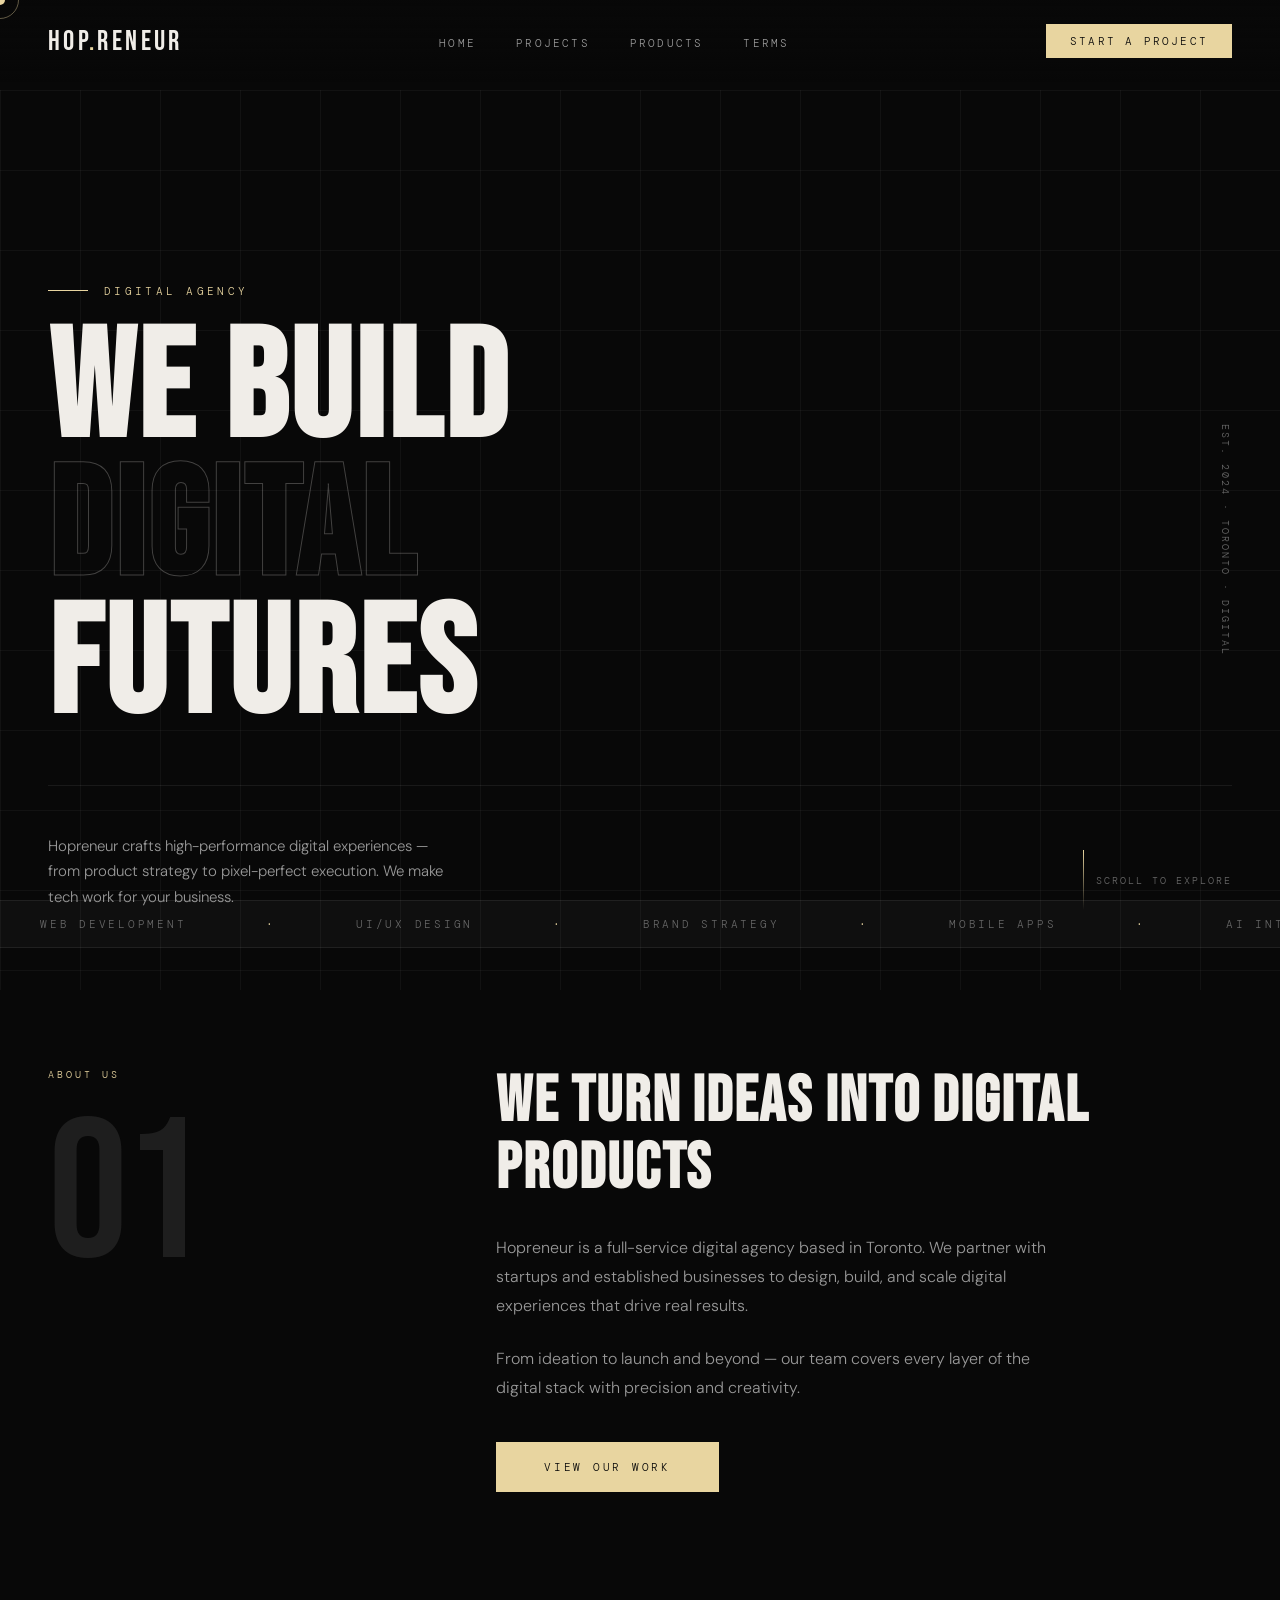
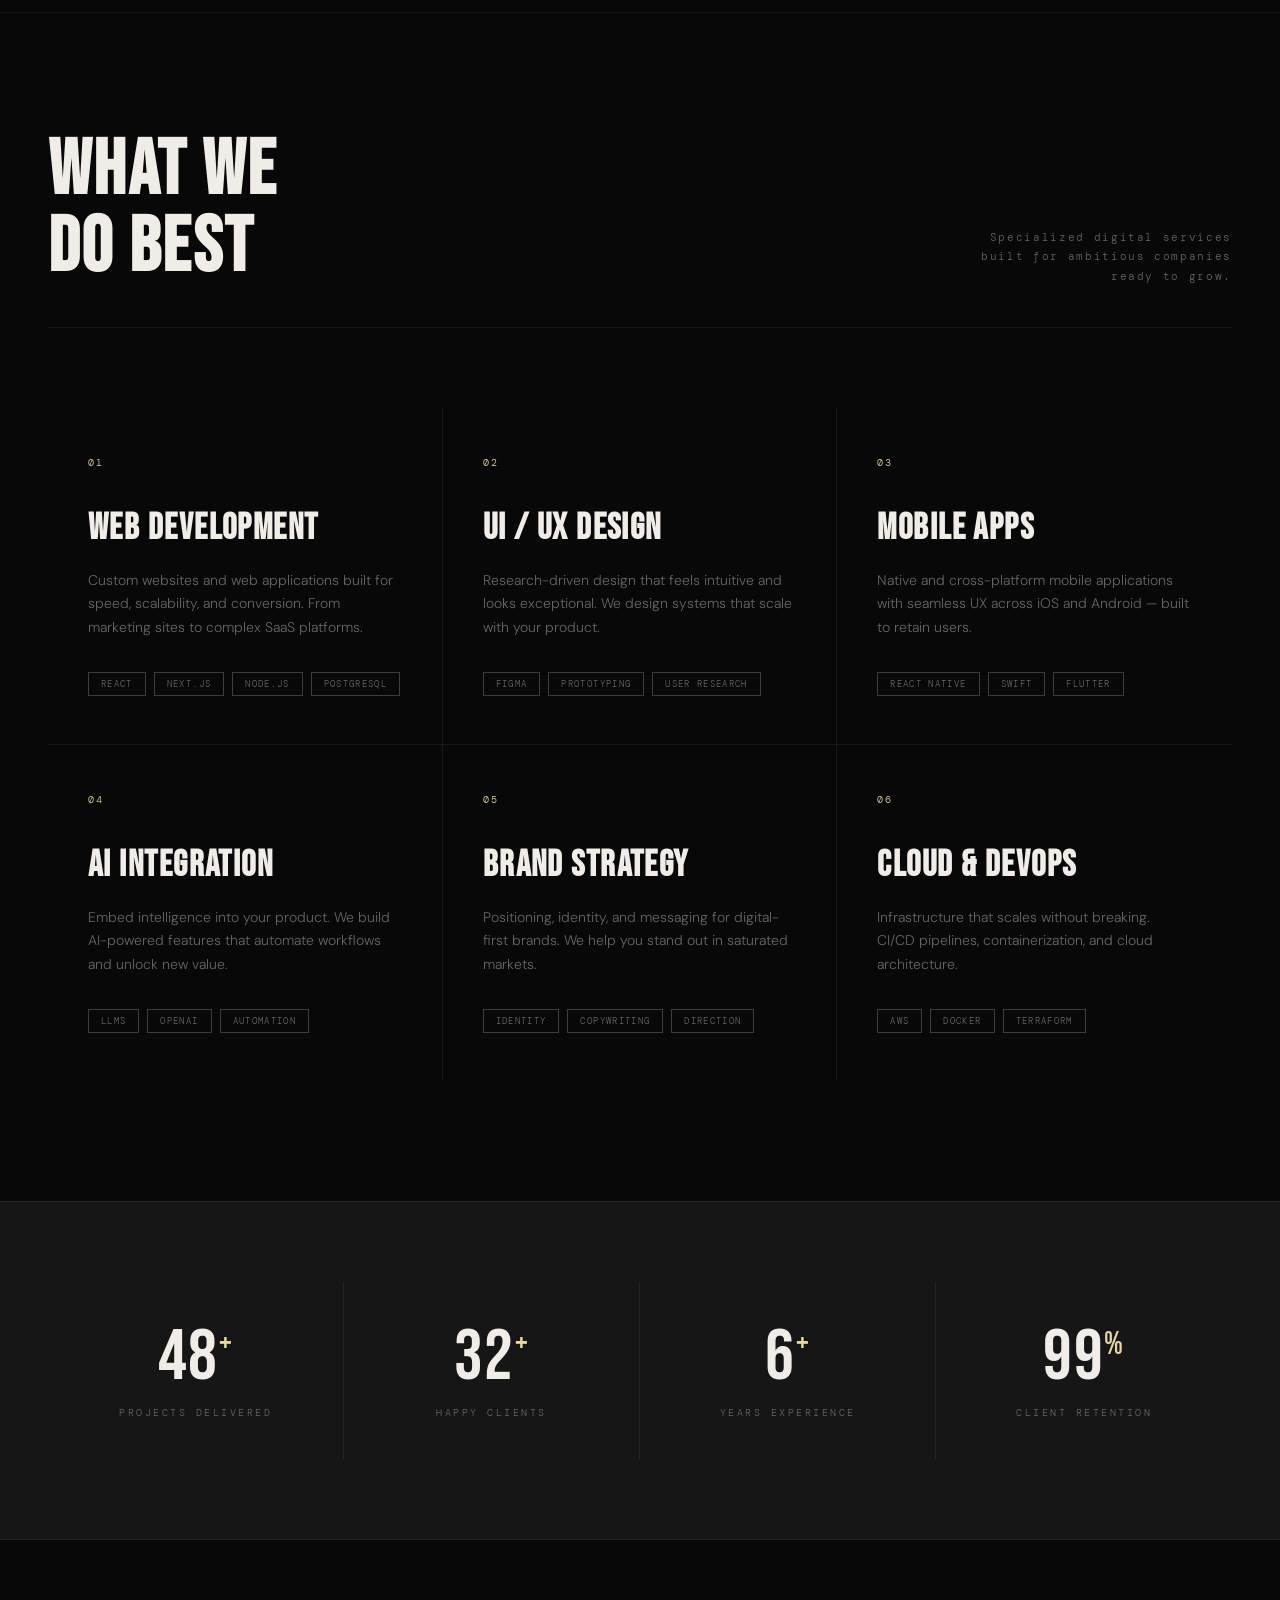
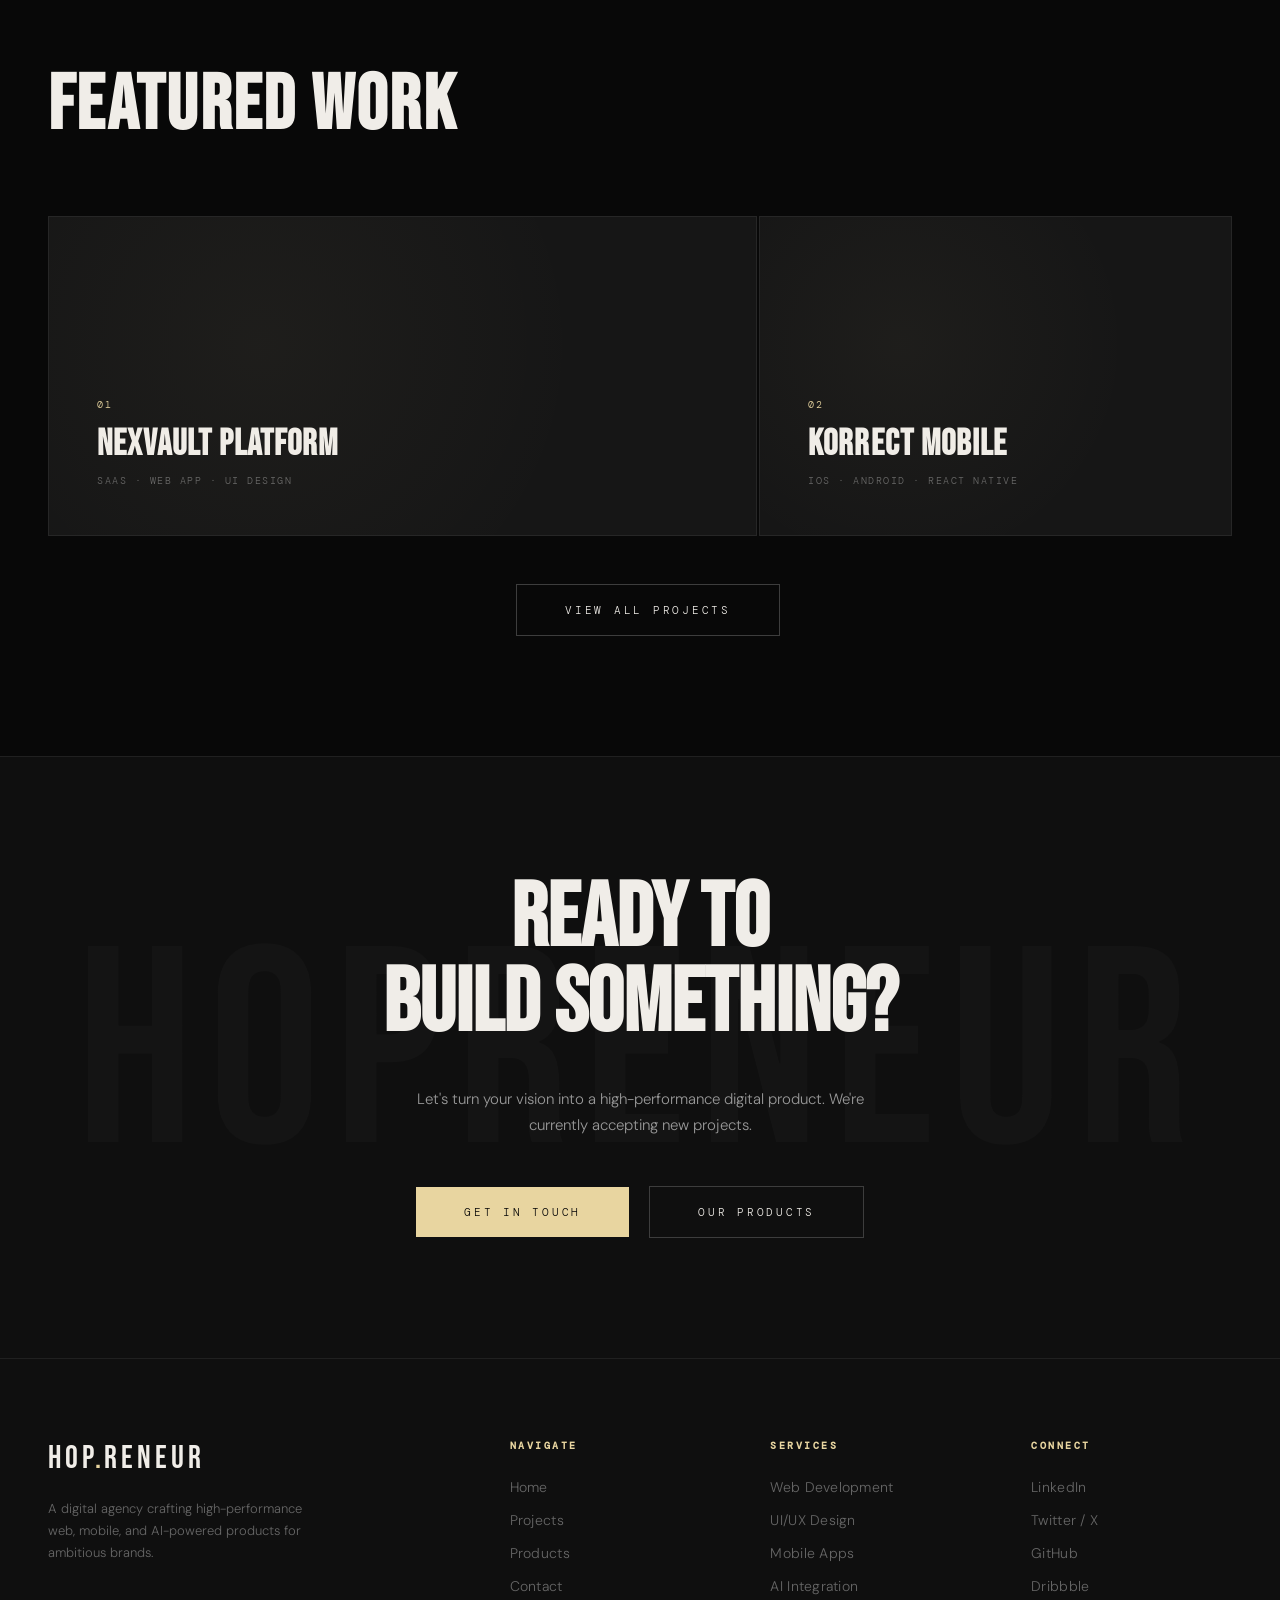
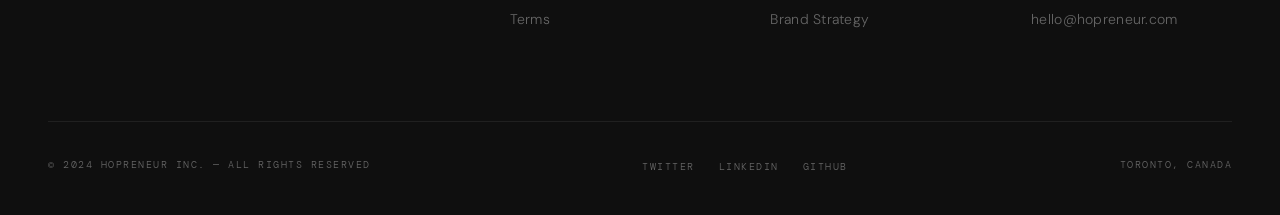
<file: public/index.html>
<!DOCTYPE html>
<html lang="en">
<head>
<meta charset="UTF-8">
<meta name="viewport" content="width=device-width, initial-scale=1.0">
<title>Hopreneur — Digital Agency</title>
<link rel="preconnect" href="https://fonts.googleapis.com">
<link href="https://fonts.googleapis.com/css2?family=Bebas+Neue&family=DM+Mono:ital,wght@0,300;0,400;1,300&family=DM+Sans:wght@300;400;500&display=swap" rel="stylesheet">
<link rel="stylesheet" href="style/style.css">
<link rel="stylesheet" href="style/footer.css">
</head>
<body>

<div class="cursor" id="cursor"></div>
<div class="cursor-ring" id="cursorRing"></div>

<nav>
  <a href="index.html" class="logo">HOP<span>.</span>RENEUR</a>
  <ul class="nav-links">
    <li><a href="index.html">Home</a></li>
    <li><a href="projects.html">Projects</a></li>
    <li><a href="products.html">Products</a></li>
    <li><a href="terms.html">Terms</a></li>
  </ul>
  <a href="contact.html" class="nav-cta">Start a project</a>
</nav>

<!-- HERO -->
<section class="hero">
  <div class="hero-bg-grid"></div>
  <div class="hero-counter">Est. 2024 · Toronto · Digital</div>
  <div class="hero-eyebrow">Digital Agency</div>
  <h1 class="hero-title">
    WE BUILD<br>
    <span class="outline">DIGITAL</span><br>
    FUTURES
  </h1>
  <div class="hero-sub-row">
    <p class="hero-desc">
      Hopreneur crafts high-performance digital experiences — from product strategy to pixel-perfect execution.
      We make tech work for your business.
    </p>
    <div class="hero-scroll">
      <span class="scroll-line"></span>
      Scroll to explore
    </div>
  </div>
</section>

<!-- MARQUEE -->
<div class="marquee-wrap">
  <div class="marquee-track">
    <span>Web Development</span><span class="accent">·</span>
    <span>UI/UX Design</span><span class="accent">·</span>
    <span>Brand Strategy</span><span class="accent">·</span>
    <span>Mobile Apps</span><span class="accent">·</span>
    <span>AI Integration</span><span class="accent">·</span>
    <span>E-Commerce</span><span class="accent">·</span>
    <span>API Architecture</span><span class="accent">·</span>
    <span>Cloud Infrastructure</span><span class="accent">·</span>
    <span>Web Development</span><span class="accent">·</span>
    <span>UI/UX Design</span><span class="accent">·</span>
    <span>Brand Strategy</span><span class="accent">·</span>
    <span>Mobile Apps</span><span class="accent">·</span>
    <span>AI Integration</span><span class="accent">·</span>
    <span>E-Commerce</span><span class="accent">·</span>
    <span>API Architecture</span><span class="accent">·</span>
    <span>Cloud Infrastructure</span><span class="accent">·</span>
  </div>
</div>

<!-- ABOUT -->
<section class="about-strip fade-up">
  <div>
    <div class="section-label">About us</div>
    <div class="about-num">01</div>
  </div>
  <div class="about-right">
    <h2>WE TURN IDEAS INTO DIGITAL PRODUCTS</h2>
    <p>
      Hopreneur is a full-service digital agency based in Toronto. We partner with startups and established businesses
      to design, build, and scale digital experiences that drive real results.
    </p>
    <p>
      From ideation to launch and beyond — our team covers every layer of the digital stack with precision and creativity.
    </p>
    <a href="projects.html" class="btn-primary" style="margin-top:16px">View our work</a>
  </div>
</section>

<!-- SERVICES -->
<section class="services">
  <div class="services-header fade-up">
    <h2>WHAT WE<br>DO BEST</h2>
    <p>Specialized digital services built for ambitious companies ready to grow.</p>
  </div>
  <div class="services-grid">
    <div class="service-card fade-up">
      <span class="service-num">01</span>
      <h3>WEB DEVELOPMENT</h3>
      <p>Custom websites and web applications built for speed, scalability, and conversion. From marketing sites to complex SaaS platforms.</p>
      <div class="service-tags">
        <span class="tag">React</span>
        <span class="tag">Next.js</span>
        <span class="tag">Node.js</span>
        <span class="tag">PostgreSQL</span>
      </div>
    </div>
    <div class="service-card fade-up">
      <span class="service-num">02</span>
      <h3>UI / UX DESIGN</h3>
      <p>Research-driven design that feels intuitive and looks exceptional. We design systems that scale with your product.</p>
      <div class="service-tags">
        <span class="tag">Figma</span>
        <span class="tag">Prototyping</span>
        <span class="tag">User Research</span>
      </div>
    </div>
    <div class="service-card fade-up">
      <span class="service-num">03</span>
      <h3>MOBILE APPS</h3>
      <p>Native and cross-platform mobile applications with seamless UX across iOS and Android — built to retain users.</p>
      <div class="service-tags">
        <span class="tag">React Native</span>
        <span class="tag">Swift</span>
        <span class="tag">Flutter</span>
      </div>
    </div>
    <div class="service-card fade-up">
      <span class="service-num">04</span>
      <h3>AI INTEGRATION</h3>
      <p>Embed intelligence into your product. We build AI-powered features that automate workflows and unlock new value.</p>
      <div class="service-tags">
        <span class="tag">LLMs</span>
        <span class="tag">OpenAI</span>
        <span class="tag">Automation</span>
      </div>
    </div>
    <div class="service-card fade-up">
      <span class="service-num">05</span>
      <h3>BRAND STRATEGY</h3>
      <p>Positioning, identity, and messaging for digital-first brands. We help you stand out in saturated markets.</p>
      <div class="service-tags">
        <span class="tag">Identity</span>
        <span class="tag">Copywriting</span>
        <span class="tag">Direction</span>
      </div>
    </div>
    <div class="service-card fade-up">
      <span class="service-num">06</span>
      <h3>CLOUD & DEVOPS</h3>
      <p>Infrastructure that scales without breaking. CI/CD pipelines, containerization, and cloud architecture.</p>
      <div class="service-tags">
        <span class="tag">AWS</span>
        <span class="tag">Docker</span>
        <span class="tag">Terraform</span>
      </div>
    </div>
  </div>
</section>

<!-- STATS -->
<div class="stats">
  <div class="stat-item fade-up">
    <div class="stat-num">48<sup>+</sup></div>
    <div class="stat-label">Projects Delivered</div>
  </div>
  <div class="stat-item fade-up">
    <div class="stat-num">32<sup>+</sup></div>
    <div class="stat-label">Happy Clients</div>
  </div>
  <div class="stat-item fade-up">
    <div class="stat-num">6<sup>+</sup></div>
    <div class="stat-label">Years Experience</div>
  </div>
  <div class="stat-item fade-up">
    <div class="stat-num">99<sup>%</sup></div>
    <div class="stat-label">Client Retention</div>
  </div>
</div>

<!-- FEATURED WORK -->
<section class="featured">
  <h2 class="fade-up">FEATURED WORK</h2>
  <div class="featured-grid">
    <div class="work-card fade-up">
      <div class="work-card-pattern"></div>
      <div class="work-num">01</div>
      <h3>NEXVAULT PLATFORM</h3>
      <p>SaaS · Web App · UI Design</p>
    </div>
    <div class="work-card fade-up">
      <div class="work-card-pattern"></div>
      <div class="work-num">02</div>
      <h3>KORRECT MOBILE</h3>
      <p>iOS · Android · React Native</p>
    </div>
  </div>
  <div style="text-align:center; margin-top:48px;">
    <a href="projects.html" class="btn-outline">View all projects</a>
  </div>
</section>

<!-- CTA -->
<section class="cta-band">
  <h2>READY TO<br>BUILD SOMETHING?</h2>
  <p>Let's turn your vision into a high-performance digital product. We're currently accepting new projects.</p>
  <a href="contact.html" class="btn-primary">Get in touch</a>
  <a href="products.html" class="btn-outline">Our products</a>
</section>

<!-- FOOTER -->
<footer>
  <div class="footer-top">
    <div class="footer-brand">
      <a href="index.html" class="logo">HOP<span>.</span>RENEUR</a>
      <p>A digital agency crafting high-performance web, mobile, and AI-powered products for ambitious brands.</p>
    </div>
    <div class="footer-col">
      <h4>Navigate</h4>
      <ul>
        <li><a href="index.html">Home</a></li>
        <li><a href="projects.html">Projects</a></li>
        <li><a href="products.html">Products</a></li>
        <li><a href="contact.html">Contact</a></li>
        <li><a href="terms.html">Terms</a></li>
      </ul>
    </div>
    <div class="footer-col">
      <h4>Services</h4>
      <ul>
        <li><a href="#">Web Development</a></li>
        <li><a href="#">UI/UX Design</a></li>
        <li><a href="#">Mobile Apps</a></li>
        <li><a href="#">AI Integration</a></li>
        <li><a href="#">Brand Strategy</a></li>
      </ul>
    </div>
    <div class="footer-col">
      <h4>Connect</h4>
      <ul>
        <li><a href="#">LinkedIn</a></li>
        <li><a href="#">Twitter / X</a></li>
        <li><a href="#">GitHub</a></li>
        <li><a href="#">Dribbble</a></li>
        <li><a href="contact.html">hello@hopreneur.com</a></li>
      </ul>
    </div>
  </div>
  <div class="footer-bottom">
    <p>© 2024 Hopreneur Inc. — All rights reserved</p>
    <ul class="footer-socials">
      <li><a href="#">Twitter</a></li>
      <li><a href="#">LinkedIn</a></li>
      <li><a href="#">GitHub</a></li>
    </ul>
    <p>Toronto, Canada</p>
  </div>
</footer>
<script src="scripts/index.js"></script>
</body>
</html>
</file>
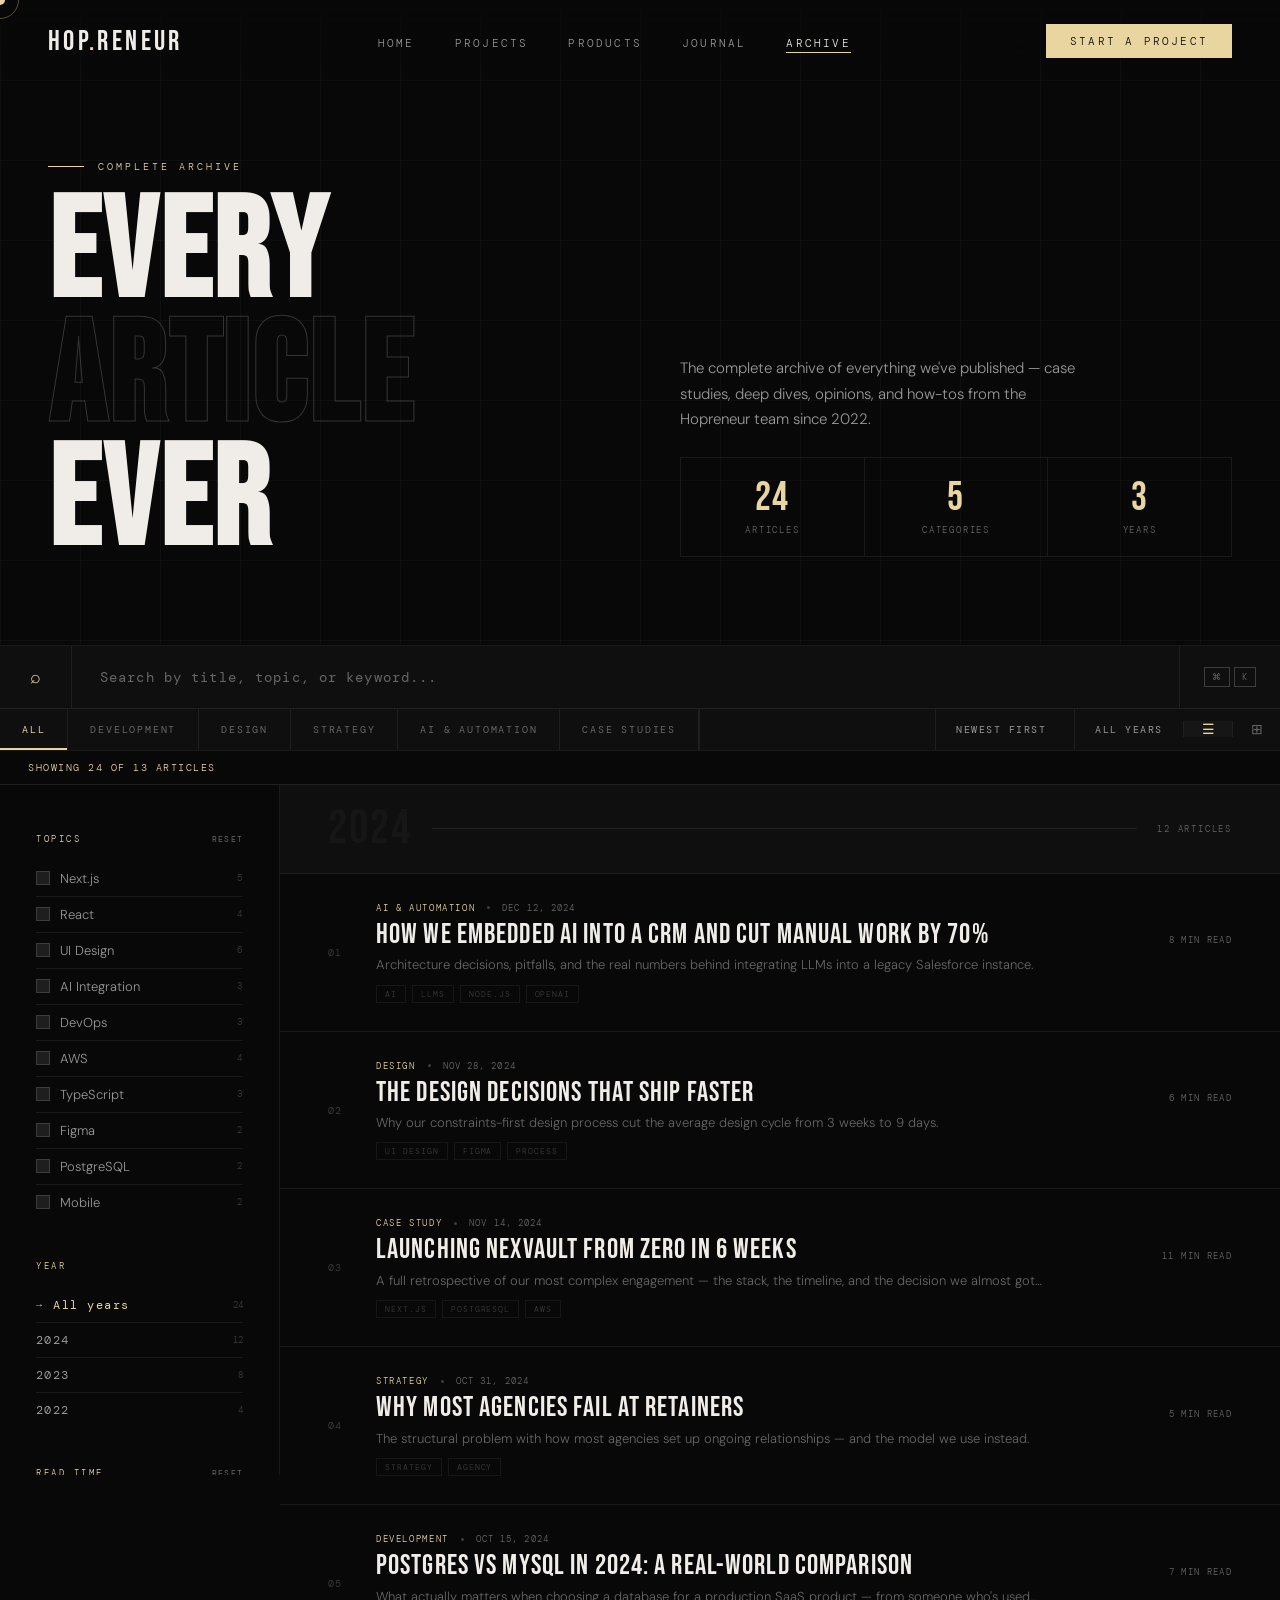
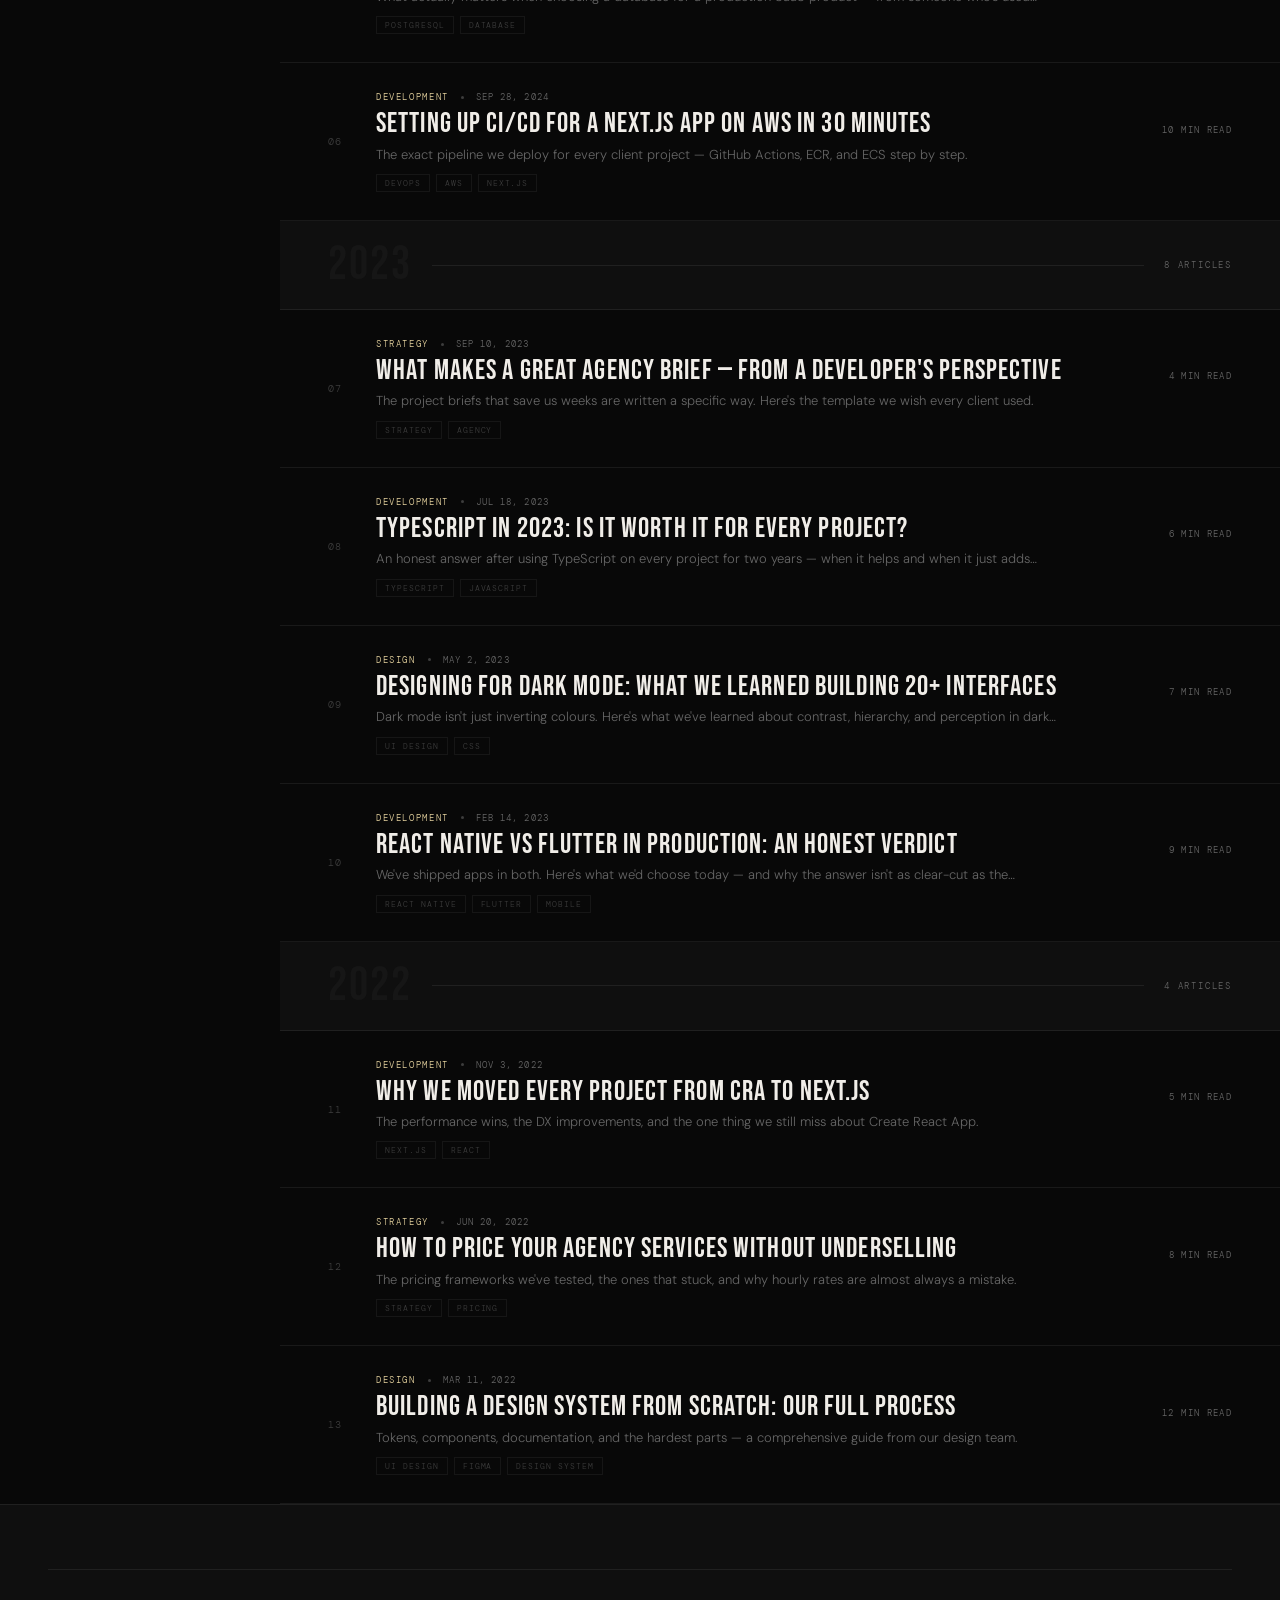
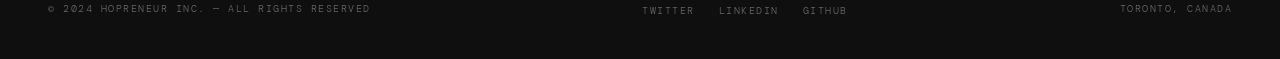
<file: public/archive.html>
<!DOCTYPE html>
<html lang="en">
<head>
<meta charset="UTF-8">
<meta name="viewport" content="width=device-width, initial-scale=1.0">
<title>Archive — Hopreneur Journal</title>
<meta name="description" content="Browse the complete archive of articles, case studies, and insights from the Hopreneur team.">
<link rel="preconnect" href="https://fonts.googleapis.com">
<link href="https://fonts.googleapis.com/css2?family=Bebas+Neue&family=DM+Mono:ital,wght@0,300;0,400;1,300&family=DM+Sans:opsz,wght@9..40,300;9..40,400;9..40,500&display=swap" rel="stylesheet">
<style>
  *, *::before, *::after { box-sizing: border-box; margin: 0; padding: 0; }

  :root {
    --black:     #080808;
    --off-black: #0f0f0f;
    --charcoal:  #161616;
    --gunmetal:  #1e1e1e;
    --ash:       #3d3d3d;
    --muted:     #666;
    --dim:       #999;
    --ghost:     #c8c8c8;
    --white:     #f0ede8;
    --accent:    #e8d5a0;
    --line:      rgba(255,255,255,0.07);
    --font-display: 'Bebas Neue', sans-serif;
    --font-body:    'DM Sans', sans-serif;
    --font-mono:    'DM Mono', monospace;
  }

  html { scroll-behavior: smooth; }
  body {
    background: var(--black);
    color: var(--white);
    font-family: var(--font-body);
    font-weight: 300;
    overflow-x: hidden;
    cursor: none;
  }

  /* ── CURSOR ── */
  .cursor { width: 10px; height: 10px; background: var(--accent); border-radius: 50%; position: fixed; top: 0; left: 0; pointer-events: none; z-index: 9999; transform: translate(-50%,-50%); transition: transform 0.15s ease; }
  .cursor-ring { width: 38px; height: 38px; border: 1px solid rgba(232,213,160,0.35); border-radius: 50%; position: fixed; top: 0; left: 0; pointer-events: none; z-index: 9998; transform: translate(-50%,-50%); transition: width 0.2s, height 0.2s; }

  /* ── NAV ── */
  nav {
    position: fixed; top: 0; left: 0; right: 0; z-index: 100;
    padding: 24px 48px;
    display: flex; justify-content: space-between; align-items: center;
    background: linear-gradient(to bottom, rgba(8,8,8,0.97), transparent);
  }
  .logo { font-family: var(--font-display); font-size: 28px; letter-spacing: 0.12em; color: var(--white); text-decoration: none; }
  .logo span { color: var(--accent); }
  .nav-links { display: flex; gap: 40px; list-style: none; }
  .nav-links a { font-family: var(--font-mono); font-size: 11px; letter-spacing: 0.2em; text-transform: uppercase; color: var(--dim); text-decoration: none; transition: color 0.25s; position: relative; }
  .nav-links a::after { content: ''; position: absolute; bottom: -3px; left: 0; right: 0; height: 1px; background: var(--accent); transform: scaleX(0); transform-origin: left; transition: transform 0.3s; }
  .nav-links a:hover { color: var(--white); }
  .nav-links a:hover::after { transform: scaleX(1); }
  .nav-links a.active { color: var(--white); }
  .nav-links a.active::after { transform: scaleX(1); }
  .nav-cta { font-family: var(--font-mono); font-size: 11px; letter-spacing: 0.2em; text-transform: uppercase; color: var(--black); background: var(--accent); padding: 10px 24px; text-decoration: none; transition: background 0.2s; }
  .nav-cta:hover { background: var(--white); }

  /* ── PAGE HERO ── */
  .page-hero {
    padding: 160px 48px 80px;
    border-bottom: 1px solid var(--line);
    position: relative;
    overflow: hidden;
  }
  .hero-grid-bg {
    position: absolute; inset: 0;
    background-image:
      linear-gradient(var(--line) 1px, transparent 1px),
      linear-gradient(90deg, var(--line) 1px, transparent 1px);
    background-size: 80px 80px;
    opacity: 0.45;
  }
  .hero-inner {
    position: relative;
    display: grid;
    grid-template-columns: 1fr 1fr;
    gap: 80px;
    align-items: flex-end;
  }
  .hero-left {}
  .hero-label {
    font-family: var(--font-mono);
    font-size: 10px;
    letter-spacing: 0.3em;
    text-transform: uppercase;
    color: var(--accent);
    margin-bottom: 20px;
    display: flex;
    align-items: center;
    gap: 14px;
  }
  .hero-label::before { content: ''; width: 36px; height: 1px; background: var(--accent); }
  .page-hero h1 {
    font-family: var(--font-display);
    font-size: clamp(80px, 11vw, 160px);
    line-height: 0.88;
    letter-spacing: 0.02em;
    color: var(--white);
  }
  .page-hero h1 em { font-style: normal; -webkit-text-stroke: 1px rgba(240,237,232,0.2); color: transparent; }

  .hero-right {
    padding-bottom: 8px;
    display: flex;
    flex-direction: column;
    gap: 24px;
  }
  .hero-desc {
    font-size: 15px;
    line-height: 1.7;
    color: var(--dim);
    max-width: 400px;
  }
  .hero-stats {
    display: flex;
    gap: 0;
    border: 1px solid var(--line);
  }
  .hero-stat {
    flex: 1;
    padding: 20px 24px;
    border-right: 1px solid var(--line);
    text-align: center;
  }
  .hero-stat:last-child { border-right: none; }
  .hero-stat-num { font-family: var(--font-display); font-size: 40px; color: var(--accent); letter-spacing: 0.04em; line-height: 1; display: block; }
  .hero-stat-label { font-family: var(--font-mono); font-size: 9px; letter-spacing: 0.2em; text-transform: uppercase; color: var(--muted); margin-top: 6px; display: block; }

  /* ═══════════════════════════════════
     SEARCH + CONTROLS BAR
  ════════════════════════════════════ */
  .search-bar-wrap {
    position: sticky;
    top: 76px;
    z-index: 90;
    background: var(--off-black);
    border-bottom: 1px solid var(--line);
  }

  /* MAIN SEARCH INPUT ROW */
  .search-row {
    display: flex;
    align-items: stretch;
    border-bottom: 1px solid var(--line);
  }

  .search-icon-col {
    width: 72px;
    display: flex;
    align-items: center;
    justify-content: center;
    border-right: 1px solid var(--line);
    color: var(--accent);
    font-size: 18px;
    flex-shrink: 0;
  }

  #searchInput {
    flex: 1;
    background: none;
    border: none;
    outline: none;
    padding: 22px 28px;
    font-family: var(--font-mono);
    font-size: 14px;
    letter-spacing: 0.08em;
    color: var(--white);
    cursor: none;
  }
  #searchInput::placeholder { color: var(--muted); }

  .search-clear {
    width: 56px;
    background: none;
    border: none;
    border-left: 1px solid var(--line);
    color: var(--muted);
    font-family: var(--font-mono);
    font-size: 18px;
    cursor: none;
    transition: color 0.2s;
    display: flex;
    align-items: center;
    justify-content: center;
    flex-shrink: 0;
    opacity: 0;
    transition: opacity 0.2s, color 0.2s;
  }
  .search-clear.visible { opacity: 1; }
  .search-clear:hover { color: var(--accent); }

  .search-kbd {
    display: flex;
    align-items: center;
    gap: 4px;
    padding: 0 24px;
    border-left: 1px solid var(--line);
    flex-shrink: 0;
  }
  .kbd {
    font-family: var(--font-mono);
    font-size: 9px;
    letter-spacing: 0.1em;
    color: var(--muted);
    border: 1px solid var(--ash);
    padding: 3px 7px;
  }

  /* FILTER CONTROLS ROW */
  .controls-row {
    display: flex;
    align-items: stretch;
    overflow-x: auto;
    scrollbar-width: none;
  }
  .controls-row::-webkit-scrollbar { display: none; }

  /* Category pills */
  .cat-filters {
    display: flex;
    align-items: center;
    border-right: 1px solid var(--line);
  }

  .cat-btn {
    font-family: var(--font-mono);
    font-size: 10px;
    letter-spacing: 0.18em;
    text-transform: uppercase;
    color: var(--muted);
    background: none;
    border: none;
    border-right: 1px solid var(--line);
    padding: 14px 22px;
    cursor: none;
    white-space: nowrap;
    transition: color 0.2s;
    position: relative;
  }
  .cat-btn::after {
    content: '';
    position: absolute;
    bottom: 0; left: 0; right: 0;
    height: 2px;
    background: var(--accent);
    transform: scaleX(0);
    transform-origin: left;
    transition: transform 0.25s;
  }
  .cat-btn:hover { color: var(--white); }
  .cat-btn.active { color: var(--accent); }
  .cat-btn.active::after { transform: scaleX(1); }

  /* Sort + Year dropdowns */
  .controls-right {
    margin-left: auto;
    display: flex;
    align-items: center;
    flex-shrink: 0;
  }

  .ctrl-select {
    font-family: var(--font-mono);
    font-size: 10px;
    letter-spacing: 0.15em;
    text-transform: uppercase;
    color: var(--dim);
    background: none;
    border: none;
    border-left: 1px solid var(--line);
    padding: 14px 20px;
    cursor: none;
    outline: none;
    appearance: none;
    -webkit-appearance: none;
  }
  .ctrl-select option { background: var(--charcoal); color: var(--white); }
  .ctrl-select:focus { color: var(--accent); }

  .view-toggle {
    display: flex;
    border-left: 1px solid var(--line);
  }
  .view-btn {
    width: 48px;
    border: none;
    background: none;
    color: var(--muted);
    font-size: 14px;
    cursor: none;
    transition: color 0.2s, background 0.2s;
    display: flex;
    align-items: center;
    justify-content: center;
  }
  .view-btn:last-child { border-left: 1px solid var(--line); }
  .view-btn.active { color: var(--accent); background: var(--charcoal); }

  /* SEARCH HINT / RESULT COUNT */
  .search-status {
    padding: 10px 28px;
    font-family: var(--font-mono);
    font-size: 10px;
    letter-spacing: 0.15em;
    color: var(--muted);
    text-transform: uppercase;
    border-top: 1px solid var(--line);
    display: flex;
    justify-content: space-between;
    align-items: center;
    background: var(--black);
  }
  .search-status span { color: var(--accent); }
  .search-time { color: var(--ash); }

  /* ═══════════════════════════════════
     MAIN LAYOUT: Sidebar + Results
  ════════════════════════════════════ */
  .archive-layout {
    display: grid;
    grid-template-columns: 280px 1fr;
    align-items: start;
  }

  /* ── LEFT SIDEBAR ── */
  .archive-sidebar {
    border-right: 1px solid var(--line);
    padding: 48px 36px 80px;
    position: sticky;
    top: 210px;
    max-height: calc(100vh - 210px);
    overflow-y: auto;
    scrollbar-width: thin;
    scrollbar-color: var(--ash) transparent;
  }

  .sidebar-section { margin-bottom: 40px; }
  .sidebar-section:last-child { margin-bottom: 0; }

  .sidebar-heading {
    font-family: var(--font-mono);
    font-size: 9px;
    letter-spacing: 0.28em;
    text-transform: uppercase;
    color: var(--accent);
    margin-bottom: 16px;
    display: flex;
    align-items: center;
    justify-content: space-between;
  }
  .sidebar-reset {
    font-size: 8px;
    color: var(--muted);
    background: none;
    border: none;
    cursor: none;
    letter-spacing: 0.15em;
    text-transform: uppercase;
    font-family: var(--font-mono);
    transition: color 0.2s;
    padding: 0;
  }
  .sidebar-reset:hover { color: var(--accent); }

  /* Topic checkboxes */
  .topic-filter-list { list-style: none; }
  .topic-filter-item {
    display: flex;
    align-items: center;
    justify-content: space-between;
    padding: 9px 0;
    border-bottom: 1px solid var(--line);
    cursor: none;
  }
  .topic-filter-item:last-child { border-bottom: none; }

  .topic-check-label {
    display: flex;
    align-items: center;
    gap: 10px;
    cursor: none;
    font-size: 13px;
    color: var(--dim);
    transition: color 0.2s;
  }
  .topic-check-label:hover { color: var(--white); }

  .topic-checkbox {
    width: 14px; height: 14px;
    background: var(--gunmetal);
    border: 1px solid var(--ash);
    appearance: none;
    -webkit-appearance: none;
    cursor: none;
    position: relative;
    flex-shrink: 0;
    transition: border-color 0.2s;
  }
  .topic-checkbox:checked { background: var(--accent); border-color: var(--accent); }
  .topic-checkbox:checked::after { content: ''; position: absolute; top: 3px; left: 3px; width: 6px; height: 4px; border-left: 1.5px solid var(--black); border-bottom: 1.5px solid var(--black); transform: rotate(-45deg); }

  .topic-count {
    font-family: var(--font-mono);
    font-size: 9px;
    letter-spacing: 0.1em;
    color: var(--ash);
  }

  /* Year filter */
  .year-list { list-style: none; }
  .year-item {
    display: flex;
    align-items: center;
    justify-content: space-between;
    padding: 9px 0;
    border-bottom: 1px solid var(--line);
    cursor: none;
  }
  .year-item:last-child { border-bottom: none; }
  .year-btn {
    font-family: var(--font-mono);
    font-size: 12px;
    letter-spacing: 0.12em;
    color: var(--dim);
    background: none;
    border: none;
    cursor: none;
    padding: 0;
    transition: color 0.2s;
    display: flex;
    align-items: center;
    gap: 10px;
  }
  .year-btn:hover { color: var(--accent); }
  .year-btn.active { color: var(--accent); }
  .year-btn.active::before { content: '→'; font-size: 10px; }
  .year-count { font-family: var(--font-mono); font-size: 9px; color: var(--ash); }

  /* Read time filter */
  .rt-options { display: flex; flex-direction: column; gap: 8px; }
  .rt-btn {
    font-family: var(--font-mono);
    font-size: 10px;
    letter-spacing: 0.12em;
    text-transform: uppercase;
    color: var(--muted);
    background: none;
    border: 1px solid var(--ash);
    padding: 9px 14px;
    cursor: none;
    text-align: left;
    transition: all 0.2s;
  }
  .rt-btn:hover { border-color: var(--accent); color: var(--accent); }
  .rt-btn.active { border-color: var(--accent); color: var(--accent); background: rgba(232,213,160,0.04); }

  /* Active filters summary */
  .active-filters {
    display: none;
    flex-wrap: wrap;
    gap: 6px;
    padding-bottom: 16px;
    border-bottom: 1px solid var(--line);
    margin-bottom: 16px;
  }
  .active-filters.has-filters { display: flex; }
  .filter-chip {
    font-family: var(--font-mono);
    font-size: 9px;
    letter-spacing: 0.15em;
    text-transform: uppercase;
    color: var(--black);
    background: var(--accent);
    padding: 4px 10px;
    display: flex;
    align-items: center;
    gap: 6px;
    cursor: none;
    border: none;
    transition: opacity 0.2s;
  }
  .filter-chip:hover { opacity: 0.8; }
  .filter-chip .chip-x { font-size: 11px; }

  /* ── RESULTS PANEL ── */
  .archive-results { padding: 0; }

  /* ── YEAR DIVIDER within results ── */
  .year-divider {
    padding: 20px 48px;
    background: var(--off-black);
    border-bottom: 1px solid var(--line);
    display: flex;
    align-items: center;
    gap: 20px;
    position: sticky;
    top: 210px;
    z-index: 10;
  }
  .year-divider-num {
    font-family: var(--font-display);
    font-size: 48px;
    color: var(--charcoal);
    letter-spacing: 0.04em;
    line-height: 1;
  }
  .year-divider-line { flex: 1; height: 1px; background: var(--line); }
  .year-divider-count {
    font-family: var(--font-mono);
    font-size: 9px;
    letter-spacing: 0.2em;
    text-transform: uppercase;
    color: var(--muted);
  }

  /* ── ARCHIVE ROW (list view) ── */
  .archive-row {
    display: grid;
    grid-template-columns: 56px 1fr auto;
    align-items: center;
    gap: 0;
    border-bottom: 1px solid var(--line);
    text-decoration: none;
    position: relative;
    overflow: hidden;
    transition: background 0.25s;
  }
  .archive-row::before {
    content: '';
    position: absolute;
    left: 0; top: 0; bottom: 0;
    width: 0;
    background: var(--accent);
    opacity: 0.06;
    transition: width 0.3s ease;
  }
  .archive-row:hover { background: var(--charcoal); }
  .archive-row:hover::before { width: 100%; }

  .ar-index {
    padding: 28px 0 28px 48px;
    font-family: var(--font-mono);
    font-size: 10px;
    letter-spacing: 0.12em;
    color: var(--ash);
    flex-shrink: 0;
    width: 100px;
  }

  .ar-body {
    padding: 28px 40px;
    display: flex;
    flex-direction: column;
    gap: 6px;
    min-width: 0;
  }

  .ar-meta {
    display: flex;
    align-items: center;
    gap: 12px;
  }
  .ar-cat {
    font-family: var(--font-mono);
    font-size: 9px;
    letter-spacing: 0.18em;
    text-transform: uppercase;
    color: var(--accent);
  }
  .ar-dot { width: 3px; height: 3px; background: var(--ash); border-radius: 50%; flex-shrink: 0; }
  .ar-date {
    font-family: var(--font-mono);
    font-size: 9px;
    letter-spacing: 0.12em;
    text-transform: uppercase;
    color: var(--muted);
  }

  .ar-title {
    font-family: var(--font-display);
    font-size: 28px;
    letter-spacing: 0.04em;
    color: var(--white);
    line-height: 1.05;
    white-space: nowrap;
    overflow: hidden;
    text-overflow: ellipsis;
  }

  .ar-excerpt {
    font-size: 13px;
    line-height: 1.5;
    color: var(--muted);
    display: -webkit-box;
    -webkit-line-clamp: 1;
    -webkit-box-orient: vertical;
    overflow: hidden;
    max-width: 680px;
  }

  .ar-tags {
    display: flex;
    gap: 6px;
    flex-wrap: wrap;
    margin-top: 4px;
  }
  .ar-tag {
    font-family: var(--font-mono);
    font-size: 8px;
    letter-spacing: 0.12em;
    text-transform: uppercase;
    color: var(--ash);
    border: 1px solid rgba(255,255,255,0.06);
    padding: 3px 8px;
    transition: all 0.2s;
  }
  .archive-row:hover .ar-tag { border-color: var(--accent); color: var(--accent); }

  .ar-right {
    padding: 28px 48px 28px 0;
    display: flex;
    flex-direction: column;
    align-items: flex-end;
    gap: 10px;
    flex-shrink: 0;
    min-width: 140px;
  }
  .ar-read-time {
    font-family: var(--font-mono);
    font-size: 9px;
    letter-spacing: 0.15em;
    text-transform: uppercase;
    color: var(--muted);
  }
  .ar-arrow {
    font-family: var(--font-mono);
    font-size: 11px;
    color: var(--accent);
    opacity: 0;
    transform: translateX(-6px);
    transition: opacity 0.2s, transform 0.2s;
  }
  .archive-row:hover .ar-arrow { opacity: 1; transform: translateX(0); }

  /* HIGHLIGHT matching search text */
  .highlight {
    background: rgba(232,213,160,0.2);
    color: var(--accent);
    padding: 0 2px;
  }

  /* ── GRID VIEW ── */
  .archive-results.grid-view .year-group { display: block; }
  .grid-posts {
    display: none;
    grid-template-columns: repeat(3, 1fr);
    gap: 2px;
    padding: 2px;
  }
  .archive-results.grid-view .grid-posts { display: grid; }
  .archive-results.grid-view .list-posts { display: none; }
  .list-posts { display: block; }
  .archive-results.grid-view .year-divider { position: relative; top: 0; }

  .grid-card {
    background: var(--charcoal);
    border: 1px solid var(--line);
    padding: 36px 32px;
    text-decoration: none;
    display: flex;
    flex-direction: column;
    gap: 10px;
    transition: border-color 0.25s;
    position: relative;
    overflow: hidden;
  }
  .grid-card::before { content: ''; position: absolute; top: -50px; right: -50px; width: 160px; height: 160px; background: radial-gradient(circle, rgba(232,213,160,0.04) 0%, transparent 70%); pointer-events: none; }
  .grid-card:hover { border-color: var(--accent); }
  .gc-meta { display: flex; align-items: center; gap: 10px; }
  .gc-cat { font-family: var(--font-mono); font-size: 9px; letter-spacing: 0.15em; text-transform: uppercase; color: var(--accent); }
  .gc-dot { width: 2px; height: 2px; background: var(--ash); border-radius: 50%; }
  .gc-date { font-family: var(--font-mono); font-size: 9px; letter-spacing: 0.1em; text-transform: uppercase; color: var(--muted); }
  .grid-card h3 { font-family: var(--font-display); font-size: 24px; letter-spacing: 0.04em; color: var(--white); line-height: 1.1; flex-grow: 1; }
  .grid-card p { font-size: 12px; line-height: 1.6; color: var(--muted); display: -webkit-box; -webkit-line-clamp: 3; -webkit-box-orient: vertical; overflow: hidden; }
  .gc-footer { display: flex; justify-content: space-between; align-items: center; padding-top: 16px; border-top: 1px solid var(--line); margin-top: 4px; }
  .gc-read-time { font-family: var(--font-mono); font-size: 9px; letter-spacing: 0.12em; text-transform: uppercase; color: var(--muted); }
  .gc-arrow { font-family: var(--font-mono); font-size: 11px; color: var(--accent); opacity: 0; transition: opacity 0.2s; }
  .grid-card:hover .gc-arrow { opacity: 1; }

  /* ── EMPTY STATE ── */
  .empty-state {
    display: none;
    padding: 120px 48px;
    text-align: center;
    border-bottom: 1px solid var(--line);
  }
  .empty-state.visible { display: block; }
  .empty-icon {
    font-family: var(--font-display);
    font-size: 120px;
    color: var(--charcoal);
    letter-spacing: 0.06em;
    display: block;
    margin-bottom: 24px;
  }
  .empty-state h3 {
    font-family: var(--font-display);
    font-size: 48px;
    letter-spacing: 0.04em;
    color: var(--white);
    margin-bottom: 14px;
  }
  .empty-state p {
    font-size: 14px;
    line-height: 1.7;
    color: var(--dim);
    max-width: 400px;
    margin: 0 auto 32px;
  }
  .btn-outline { display: inline-block; font-family: var(--font-mono); font-size: 11px; letter-spacing: 0.2em; text-transform: uppercase; color: var(--white); border: 1px solid var(--ash); padding: 14px 36px; text-decoration: none; cursor: none; background: none; transition: all 0.2s; }
  .btn-outline:hover { border-color: var(--accent); color: var(--accent); }

  /* ── FOOTER ── */
  footer { padding: 64px 48px 40px; border-top: 1px solid var(--line); background: var(--off-black); }
  .footer-bottom { display: flex; justify-content: space-between; align-items: center; padding-top: 28px; border-top: 1px solid var(--line); }
  .footer-bottom p { font-family: var(--font-mono); font-size: 10px; letter-spacing: 0.15em; color: var(--muted); text-transform: uppercase; }
  .footer-socials { display: flex; gap: 24px; list-style: none; }
  .footer-socials a { font-family: var(--font-mono); font-size: 10px; letter-spacing: 0.15em; text-transform: uppercase; color: var(--muted); text-decoration: none; transition: color 0.2s; }
  .footer-socials a:hover { color: var(--accent); }

  .fade-up { opacity: 0; transform: translateY(24px); transition: opacity 0.6s ease, transform 0.6s ease; }
  .fade-up.visible { opacity: 1; transform: translateY(0); }
</style>
</head>
<body>

<div class="cursor" id="cursor"></div>
<div class="cursor-ring" id="cursorRing"></div>

<nav>
  <a href="index.html" class="logo">HOP<span>.</span>RENEUR</a>
  <ul class="nav-links">
    <li><a href="index.html">Home</a></li>
    <li><a href="projects.html">Projects</a></li>
    <li><a href="products.html">Products</a></li>
    <li><a href="blog.html">Journal</a></li>
    <li><a href="archive.html" class="active">Archive</a></li>
  </ul>
  <a href="contact.html" class="nav-cta">Start a project</a>
</nav>

<!-- ════════════ PAGE HERO ════════════ -->
<section class="page-hero fade-up">
  <div class="hero-grid-bg"></div>
  <div class="hero-inner">
    <div class="hero-left">
      <div class="hero-label">Complete archive</div>
      <h1>EVERY<br><em>ARTICLE</em><br>EVER</h1>
    </div>
    <div class="hero-right">
      <p class="hero-desc">
        The complete archive of everything we've published — case studies, deep dives, opinions, and how-tos from the Hopreneur team since 2022.
      </p>
      <div class="hero-stats">
        <div class="hero-stat">
          <span class="hero-stat-num" id="totalCount">24</span>
          <span class="hero-stat-label">Articles</span>
        </div>
        <div class="hero-stat">
          <span class="hero-stat-num">5</span>
          <span class="hero-stat-label">Categories</span>
        </div>
        <div class="hero-stat">
          <span class="hero-stat-num">3</span>
          <span class="hero-stat-label">Years</span>
        </div>
      </div>
    </div>
  </div>
</section>

<!-- ════════════ STICKY SEARCH + CONTROLS ════════════ -->
<div class="search-bar-wrap">
  <!-- BIG SEARCH INPUT -->
  <div class="search-row">
    <div class="search-icon-col">⌕</div>
    <input
      type="text"
      id="searchInput"
      placeholder="Search by title, topic, or keyword..."
      autocomplete="off"
      spellcheck="false"
    >
    <button class="search-clear" id="searchClear" title="Clear search">✕</button>
    <div class="search-kbd">
      <span class="kbd">⌘</span>
      <span class="kbd">K</span>
    </div>
  </div>

  <!-- CATEGORY + SORT CONTROLS -->
  <div class="controls-row">
    <div class="cat-filters">
      <button class="cat-btn active" data-cat="all">All</button>
      <button class="cat-btn" data-cat="development">Development</button>
      <button class="cat-btn" data-cat="design">Design</button>
      <button class="cat-btn" data-cat="strategy">Strategy</button>
      <button class="cat-btn" data-cat="ai">AI & Automation</button>
      <button class="cat-btn" data-cat="case-study">Case Studies</button>
    </div>
    <div class="controls-right">
      <select class="ctrl-select" id="sortSelect">
        <option value="newest">Newest first</option>
        <option value="oldest">Oldest first</option>
        <option value="az">A → Z</option>
        <option value="za">Z → A</option>
        <option value="shortest">Shortest read</option>
        <option value="longest">Longest read</option>
      </select>
      <select class="ctrl-select" id="yearSelect">
        <option value="all">All years</option>
        <option value="2024">2024</option>
        <option value="2023">2023</option>
        <option value="2022">2022</option>
      </select>
      <div class="view-toggle">
        <button class="view-btn active" id="listViewBtn" title="List view">☰</button>
        <button class="view-btn" id="gridViewBtn" title="Grid view">⊞</button>
      </div>
    </div>
  </div>

  <!-- RESULT STATUS -->
  <div class="search-status">
    <span>Showing <span id="resultCount">24</span> of <span id="totalCountStatus">24</span> articles</span>
    <span class="search-time" id="searchTime"></span>
  </div>
</div>

<!-- ════════════ MAIN LAYOUT ════════════ -->
<div class="archive-layout">

  <!-- ── LEFT SIDEBAR FILTERS ── -->
  <aside class="archive-sidebar">

    <!-- Active filters chips -->
    <div class="active-filters" id="activeFilters"></div>

    <!-- TOPICS -->
    <div class="sidebar-section">
      <div class="sidebar-heading">
        Topics
        <button class="sidebar-reset" id="resetTopics">Reset</button>
      </div>
      <ul class="topic-filter-list">
        <li class="topic-filter-item">
          <label class="topic-check-label">
            <input type="checkbox" class="topic-checkbox" data-topic="next.js"> Next.js
          </label>
          <span class="topic-count">5</span>
        </li>
        <li class="topic-filter-item">
          <label class="topic-check-label">
            <input type="checkbox" class="topic-checkbox" data-topic="react"> React
          </label>
          <span class="topic-count">4</span>
        </li>
        <li class="topic-filter-item">
          <label class="topic-check-label">
            <input type="checkbox" class="topic-checkbox" data-topic="ui design"> UI Design
          </label>
          <span class="topic-count">6</span>
        </li>
        <li class="topic-filter-item">
          <label class="topic-check-label">
            <input type="checkbox" class="topic-checkbox" data-topic="ai integration"> AI Integration
          </label>
          <span class="topic-count">3</span>
        </li>
        <li class="topic-filter-item">
          <label class="topic-check-label">
            <input type="checkbox" class="topic-checkbox" data-topic="devops"> DevOps
          </label>
          <span class="topic-count">3</span>
        </li>
        <li class="topic-filter-item">
          <label class="topic-check-label">
            <input type="checkbox" class="topic-checkbox" data-topic="aws"> AWS
          </label>
          <span class="topic-count">4</span>
        </li>
        <li class="topic-filter-item">
          <label class="topic-check-label">
            <input type="checkbox" class="topic-checkbox" data-topic="typescript"> TypeScript
          </label>
          <span class="topic-count">3</span>
        </li>
        <li class="topic-filter-item">
          <label class="topic-check-label">
            <input type="checkbox" class="topic-checkbox" data-topic="figma"> Figma
          </label>
          <span class="topic-count">2</span>
        </li>
        <li class="topic-filter-item">
          <label class="topic-check-label">
            <input type="checkbox" class="topic-checkbox" data-topic="postgresql"> PostgreSQL
          </label>
          <span class="topic-count">2</span>
        </li>
        <li class="topic-filter-item">
          <label class="topic-check-label">
            <input type="checkbox" class="topic-checkbox" data-topic="mobile"> Mobile
          </label>
          <span class="topic-count">2</span>
        </li>
      </ul>
    </div>

    <!-- YEAR -->
    <div class="sidebar-section">
      <div class="sidebar-heading">Year</div>
      <ul class="year-list">
        <li class="year-item">
          <button class="year-btn active" data-year="all">All years</button>
          <span class="year-count">24</span>
        </li>
        <li class="year-item">
          <button class="year-btn" data-year="2024">2024</button>
          <span class="year-count">12</span>
        </li>
        <li class="year-item">
          <button class="year-btn" data-year="2023">2023</button>
          <span class="year-count">8</span>
        </li>
        <li class="year-item">
          <button class="year-btn" data-year="2022">2022</button>
          <span class="year-count">4</span>
        </li>
      </ul>
    </div>

    <!-- READ TIME -->
    <div class="sidebar-section">
      <div class="sidebar-heading">
        Read time
        <button class="sidebar-reset" id="resetReadTime">Reset</button>
      </div>
      <div class="rt-options">
        <button class="rt-btn active" data-rt="all">Any length</button>
        <button class="rt-btn" data-rt="short">Quick read · under 5 min</button>
        <button class="rt-btn" data-rt="medium">Medium · 5–10 min</button>
        <button class="rt-btn" data-rt="long">Deep dive · 10+ min</button>
      </div>
    </div>

    <!-- AUTHORS -->
    <div class="sidebar-section">
      <div class="sidebar-heading">Author</div>
      <ul class="topic-filter-list">
        <li class="topic-filter-item">
          <label class="topic-check-label">
            <input type="checkbox" class="topic-checkbox" data-author="marcus-kim"> Marcus Kim
          </label>
          <span class="topic-count">9</span>
        </li>
        <li class="topic-filter-item">
          <label class="topic-check-label">
            <input type="checkbox" class="topic-checkbox" data-author="sara-r"> Sara R.
          </label>
          <span class="topic-count">8</span>
        </li>
        <li class="topic-filter-item">
          <label class="topic-check-label">
            <input type="checkbox" class="topic-checkbox" data-author="alex-j"> Alex J.
          </label>
          <span class="topic-count">7</span>
        </li>
      </ul>
    </div>

  </aside>

  <!-- ── RESULTS PANEL ── -->
  <div class="archive-results" id="archiveResults">

    <!-- ════ 2024 GROUP ════ -->
    <div class="year-group" data-year-group="2024">
      <div class="year-divider">
        <span class="year-divider-num">2024</span>
        <div class="year-divider-line"></div>
        <span class="year-divider-count">12 articles</span>
      </div>

      <!-- LIST VIEW posts -->
      <div class="list-posts">

        <a href="blog-single.html" class="archive-row"
           data-title="How We Embedded AI Into a CRM and Cut Manual Work by 70%"
           data-cat="ai" data-year="2024" data-tags="ai,llms,crm,node.js,openai,automation"
           data-read="8" data-author="marcus-kim" data-date="2024-12-12">
          <div class="ar-index">01</div>
          <div class="ar-body">
            <div class="ar-meta">
              <span class="ar-cat">AI & Automation</span>
              <div class="ar-dot"></div>
              <span class="ar-date">Dec 12, 2024</span>
            </div>
            <div class="ar-title">How We Embedded AI Into a CRM and Cut Manual Work by 70%</div>
            <div class="ar-excerpt">Architecture decisions, pitfalls, and the real numbers behind integrating LLMs into a legacy Salesforce instance.</div>
            <div class="ar-tags">
              <span class="ar-tag">AI</span>
              <span class="ar-tag">LLMs</span>
              <span class="ar-tag">Node.js</span>
              <span class="ar-tag">OpenAI</span>
            </div>
          </div>
          <div class="ar-right">
            <span class="ar-read-time">8 min read</span>
            <span class="ar-arrow">→</span>
          </div>
        </a>

        <a href="blog-single.html" class="archive-row"
           data-title="The Design Decisions That Ship Faster"
           data-cat="design" data-year="2024" data-tags="ui design,figma,process"
           data-read="6" data-author="sara-r" data-date="2024-11-28">
          <div class="ar-index">02</div>
          <div class="ar-body">
            <div class="ar-meta">
              <span class="ar-cat">Design</span>
              <div class="ar-dot"></div>
              <span class="ar-date">Nov 28, 2024</span>
            </div>
            <div class="ar-title">The Design Decisions That Ship Faster</div>
            <div class="ar-excerpt">Why our constraints-first design process cut the average design cycle from 3 weeks to 9 days.</div>
            <div class="ar-tags">
              <span class="ar-tag">UI Design</span>
              <span class="ar-tag">Figma</span>
              <span class="ar-tag">Process</span>
            </div>
          </div>
          <div class="ar-right">
            <span class="ar-read-time">6 min read</span>
            <span class="ar-arrow">→</span>
          </div>
        </a>

        <a href="blog-single.html" class="archive-row"
           data-title="Launching NexVault from Zero in 6 Weeks"
           data-cat="case-study" data-year="2024" data-tags="next.js,postgresql,aws,case study"
           data-read="11" data-author="marcus-kim" data-date="2024-11-14">
          <div class="ar-index">03</div>
          <div class="ar-body">
            <div class="ar-meta">
              <span class="ar-cat">Case Study</span>
              <div class="ar-dot"></div>
              <span class="ar-date">Nov 14, 2024</span>
            </div>
            <div class="ar-title">Launching NexVault from Zero in 6 Weeks</div>
            <div class="ar-excerpt">A full retrospective of our most complex engagement — the stack, the timeline, and the decision we almost got wrong.</div>
            <div class="ar-tags">
              <span class="ar-tag">Next.js</span>
              <span class="ar-tag">PostgreSQL</span>
              <span class="ar-tag">AWS</span>
            </div>
          </div>
          <div class="ar-right">
            <span class="ar-read-time">11 min read</span>
            <span class="ar-arrow">→</span>
          </div>
        </a>

        <a href="blog-single.html" class="archive-row"
           data-title="Why Most Agencies Fail at Retainers"
           data-cat="strategy" data-year="2024" data-tags="agency,strategy,retainers"
           data-read="5" data-author="alex-j" data-date="2024-10-31">
          <div class="ar-index">04</div>
          <div class="ar-body">
            <div class="ar-meta">
              <span class="ar-cat">Strategy</span>
              <div class="ar-dot"></div>
              <span class="ar-date">Oct 31, 2024</span>
            </div>
            <div class="ar-title">Why Most Agencies Fail at Retainers</div>
            <div class="ar-excerpt">The structural problem with how most agencies set up ongoing relationships — and the model we use instead.</div>
            <div class="ar-tags">
              <span class="ar-tag">Strategy</span>
              <span class="ar-tag">Agency</span>
            </div>
          </div>
          <div class="ar-right">
            <span class="ar-read-time">5 min read</span>
            <span class="ar-arrow">→</span>
          </div>
        </a>

        <a href="blog-single.html" class="archive-row"
           data-title="Postgres vs MySQL in 2024: A Real-World Comparison"
           data-cat="development" data-year="2024" data-tags="postgresql,mysql,database"
           data-read="7" data-author="marcus-kim" data-date="2024-10-15">
          <div class="ar-index">05</div>
          <div class="ar-body">
            <div class="ar-meta">
              <span class="ar-cat">Development</span>
              <div class="ar-dot"></div>
              <span class="ar-date">Oct 15, 2024</span>
            </div>
            <div class="ar-title">Postgres vs MySQL in 2024: A Real-World Comparison</div>
            <div class="ar-excerpt">What actually matters when choosing a database for a production SaaS product — from someone who's used both.</div>
            <div class="ar-tags">
              <span class="ar-tag">PostgreSQL</span>
              <span class="ar-tag">Database</span>
            </div>
          </div>
          <div class="ar-right">
            <span class="ar-read-time">7 min read</span>
            <span class="ar-arrow">→</span>
          </div>
        </a>

        <a href="blog-single.html" class="archive-row"
           data-title="Setting Up CI/CD for a Next.js App on AWS in 30 Minutes"
           data-cat="development" data-year="2024" data-tags="devops,aws,next.js,ci/cd,github actions"
           data-read="10" data-author="marcus-kim" data-date="2024-09-28">
          <div class="ar-index">06</div>
          <div class="ar-body">
            <div class="ar-meta">
              <span class="ar-cat">Development</span>
              <div class="ar-dot"></div>
              <span class="ar-date">Sep 28, 2024</span>
            </div>
            <div class="ar-title">Setting Up CI/CD for a Next.js App on AWS in 30 Minutes</div>
            <div class="ar-excerpt">The exact pipeline we deploy for every client project — GitHub Actions, ECR, and ECS step by step.</div>
            <div class="ar-tags">
              <span class="ar-tag">DevOps</span>
              <span class="ar-tag">AWS</span>
              <span class="ar-tag">Next.js</span>
            </div>
          </div>
          <div class="ar-right">
            <span class="ar-read-time">10 min read</span>
            <span class="ar-arrow">→</span>
          </div>
        </a>

      </div><!-- end list-posts 2024 -->

      <!-- GRID VIEW posts (same posts, different markup) -->
      <div class="grid-posts">
        <a href="blog-single.html" class="grid-card" data-title="How We Embedded AI Into a CRM and Cut Manual Work by 70%" data-cat="ai" data-year="2024" data-tags="ai,llms,openai" data-read="8" data-author="marcus-kim">
          <div class="gc-meta"><span class="gc-cat">AI & Automation</span><div class="gc-dot"></div><span class="gc-date">Dec 12, 2024</span></div>
          <h3>How We Embedded AI Into a CRM and Cut Manual Work by 70%</h3>
          <p>Architecture decisions, pitfalls, and real numbers behind integrating LLMs into a legacy CRM.</p>
          <div class="gc-footer"><span class="gc-read-time">8 min read</span><span class="gc-arrow">→</span></div>
        </a>
        <a href="blog-single.html" class="grid-card" data-title="The Design Decisions That Ship Faster" data-cat="design" data-year="2024" data-tags="ui design,figma" data-read="6" data-author="sara-r">
          <div class="gc-meta"><span class="gc-cat">Design</span><div class="gc-dot"></div><span class="gc-date">Nov 28, 2024</span></div>
          <h3>The Design Decisions That Ship Faster</h3>
          <p>Why constraints-first design cut our average cycle from 3 weeks to 9 days.</p>
          <div class="gc-footer"><span class="gc-read-time">6 min read</span><span class="gc-arrow">→</span></div>
        </a>
        <a href="blog-single.html" class="grid-card" data-title="Launching NexVault from Zero in 6 Weeks" data-cat="case-study" data-year="2024" data-tags="next.js,postgresql,aws" data-read="11" data-author="marcus-kim">
          <div class="gc-meta"><span class="gc-cat">Case Study</span><div class="gc-dot"></div><span class="gc-date">Nov 14, 2024</span></div>
          <h3>Launching NexVault from Zero in 6 Weeks</h3>
          <p>Full retrospective on the stack, timeline, and one decision we almost got wrong.</p>
          <div class="gc-footer"><span class="gc-read-time">11 min read</span><span class="gc-arrow">→</span></div>
        </a>
        <a href="blog-single.html" class="grid-card" data-title="Why Most Agencies Fail at Retainers" data-cat="strategy" data-year="2024" data-tags="strategy,agency" data-read="5" data-author="alex-j">
          <div class="gc-meta"><span class="gc-cat">Strategy</span><div class="gc-dot"></div><span class="gc-date">Oct 31, 2024</span></div>
          <h3>Why Most Agencies Fail at Retainers</h3>
          <p>The structural problem with agency retainers — and the model we use instead.</p>
          <div class="gc-footer"><span class="gc-read-time">5 min read</span><span class="gc-arrow">→</span></div>
        </a>
        <a href="blog-single.html" class="grid-card" data-title="Postgres vs MySQL in 2024" data-cat="development" data-year="2024" data-tags="postgresql,mysql,database" data-read="7" data-author="marcus-kim">
          <div class="gc-meta"><span class="gc-cat">Development</span><div class="gc-dot"></div><span class="gc-date">Oct 15, 2024</span></div>
          <h3>Postgres vs MySQL in 2024: A Real-World Comparison</h3>
          <p>What actually matters when choosing a database for a production SaaS product.</p>
          <div class="gc-footer"><span class="gc-read-time">7 min read</span><span class="gc-arrow">→</span></div>
        </a>
        <a href="blog-single.html" class="grid-card" data-title="Setting Up CI/CD for a Next.js App on AWS in 30 Minutes" data-cat="development" data-year="2024" data-tags="devops,aws,next.js" data-read="10" data-author="marcus-kim">
          <div class="gc-meta"><span class="gc-cat">Development</span><div class="gc-dot"></div><span class="gc-date">Sep 28, 2024</span></div>
          <h3>Setting Up CI/CD for a Next.js App on AWS in 30 Minutes</h3>
          <p>GitHub Actions, ECR, and ECS — the exact pipeline we use on every project.</p>
          <div class="gc-footer"><span class="gc-read-time">10 min read</span><span class="gc-arrow">→</span></div>
        </a>
      </div>
    </div><!-- end year group 2024 -->

    <!-- ════ 2023 GROUP ════ -->
    <div class="year-group" data-year-group="2023">
      <div class="year-divider">
        <span class="year-divider-num">2023</span>
        <div class="year-divider-line"></div>
        <span class="year-divider-count">8 articles</span>
      </div>
      <div class="list-posts">
        <a href="blog-single.html" class="archive-row" data-title="What Makes a Great Agency Brief" data-cat="strategy" data-year="2023" data-tags="strategy,agency,brief" data-read="4" data-author="alex-j" data-date="2023-09-10">
          <div class="ar-index">07</div>
          <div class="ar-body">
            <div class="ar-meta"><span class="ar-cat">Strategy</span><div class="ar-dot"></div><span class="ar-date">Sep 10, 2023</span></div>
            <div class="ar-title">What Makes a Great Agency Brief — From a Developer's Perspective</div>
            <div class="ar-excerpt">The project briefs that save us weeks are written a specific way. Here's the template we wish every client used.</div>
            <div class="ar-tags"><span class="ar-tag">Strategy</span><span class="ar-tag">Agency</span></div>
          </div>
          <div class="ar-right"><span class="ar-read-time">4 min read</span><span class="ar-arrow">→</span></div>
        </a>
        <a href="blog-single.html" class="archive-row" data-title="TypeScript in 2023: Is It Worth It?" data-cat="development" data-year="2023" data-tags="typescript,javascript,development" data-read="6" data-author="marcus-kim" data-date="2023-07-18">
          <div class="ar-index">08</div>
          <div class="ar-body">
            <div class="ar-meta"><span class="ar-cat">Development</span><div class="ar-dot"></div><span class="ar-date">Jul 18, 2023</span></div>
            <div class="ar-title">TypeScript in 2023: Is It Worth It for Every Project?</div>
            <div class="ar-excerpt">An honest answer after using TypeScript on every project for two years — when it helps and when it just adds friction.</div>
            <div class="ar-tags"><span class="ar-tag">TypeScript</span><span class="ar-tag">JavaScript</span></div>
          </div>
          <div class="ar-right"><span class="ar-read-time">6 min read</span><span class="ar-arrow">→</span></div>
        </a>
        <a href="blog-single.html" class="archive-row" data-title="Designing for Dark Mode: What We Learned" data-cat="design" data-year="2023" data-tags="ui design,dark mode,css" data-read="7" data-author="sara-r" data-date="2023-05-02">
          <div class="ar-index">09</div>
          <div class="ar-body">
            <div class="ar-meta"><span class="ar-cat">Design</span><div class="ar-dot"></div><span class="ar-date">May 2, 2023</span></div>
            <div class="ar-title">Designing for Dark Mode: What We Learned Building 20+ Interfaces</div>
            <div class="ar-excerpt">Dark mode isn't just inverting colours. Here's what we've learned about contrast, hierarchy, and perception in dark UIs.</div>
            <div class="ar-tags"><span class="ar-tag">UI Design</span><span class="ar-tag">CSS</span></div>
          </div>
          <div class="ar-right"><span class="ar-read-time">7 min read</span><span class="ar-arrow">→</span></div>
        </a>
        <a href="blog-single.html" class="archive-row" data-title="React Native vs Flutter in Production" data-cat="development" data-year="2023" data-tags="react native,flutter,mobile" data-read="9" data-author="alex-j" data-date="2023-02-14">
          <div class="ar-index">10</div>
          <div class="ar-body">
            <div class="ar-meta"><span class="ar-cat">Development</span><div class="ar-dot"></div><span class="ar-date">Feb 14, 2023</span></div>
            <div class="ar-title">React Native vs Flutter in Production: An Honest Verdict</div>
            <div class="ar-excerpt">We've shipped apps in both. Here's what we'd choose today — and why the answer isn't as clear-cut as the internet suggests.</div>
            <div class="ar-tags"><span class="ar-tag">React Native</span><span class="ar-tag">Flutter</span><span class="ar-tag">Mobile</span></div>
          </div>
          <div class="ar-right"><span class="ar-read-time">9 min read</span><span class="ar-arrow">→</span></div>
        </a>
      </div>
      <div class="grid-posts">
        <a href="blog-single.html" class="grid-card" data-title="What Makes a Great Agency Brief" data-cat="strategy" data-year="2023" data-tags="strategy,agency" data-read="4" data-author="alex-j">
          <div class="gc-meta"><span class="gc-cat">Strategy</span><div class="gc-dot"></div><span class="gc-date">Sep 10, 2023</span></div>
          <h3>What Makes a Great Agency Brief</h3>
          <p>The template we wish every client used — from a developer's perspective.</p>
          <div class="gc-footer"><span class="gc-read-time">4 min read</span><span class="gc-arrow">→</span></div>
        </a>
        <a href="blog-single.html" class="grid-card" data-title="TypeScript in 2023: Is It Worth It?" data-cat="development" data-year="2023" data-tags="typescript,javascript" data-read="6" data-author="marcus-kim">
          <div class="gc-meta"><span class="gc-cat">Development</span><div class="gc-dot"></div><span class="gc-date">Jul 18, 2023</span></div>
          <h3>TypeScript in 2023: Is It Worth It for Every Project?</h3>
          <p>When TypeScript genuinely helps and when it just adds friction.</p>
          <div class="gc-footer"><span class="gc-read-time">6 min read</span><span class="gc-arrow">→</span></div>
        </a>
        <a href="blog-single.html" class="grid-card" data-title="Designing for Dark Mode" data-cat="design" data-year="2023" data-tags="ui design,dark mode,css" data-read="7" data-author="sara-r">
          <div class="gc-meta"><span class="gc-cat">Design</span><div class="gc-dot"></div><span class="gc-date">May 2, 2023</span></div>
          <h3>Designing for Dark Mode: What We Learned</h3>
          <p>Contrast, hierarchy, and perception in dark UIs — from 20+ interfaces.</p>
          <div class="gc-footer"><span class="gc-read-time">7 min read</span><span class="gc-arrow">→</span></div>
        </a>
        <a href="blog-single.html" class="grid-card" data-title="React Native vs Flutter in Production" data-cat="development" data-year="2023" data-tags="react native,flutter,mobile" data-read="9" data-author="alex-j">
          <div class="gc-meta"><span class="gc-cat">Development</span><div class="gc-dot"></div><span class="gc-date">Feb 14, 2023</span></div>
          <h3>React Native vs Flutter: An Honest Verdict</h3>
          <p>We've shipped in both. Here's what we'd choose today and why.</p>
          <div class="gc-footer"><span class="gc-read-time">9 min read</span><span class="gc-arrow">→</span></div>
        </a>
      </div>
    </div><!-- end 2023 -->

    <!-- ════ 2022 GROUP ════ -->
    <div class="year-group" data-year-group="2022">
      <div class="year-divider">
        <span class="year-divider-num">2022</span>
        <div class="year-divider-line"></div>
        <span class="year-divider-count">4 articles</span>
      </div>
      <div class="list-posts">
        <a href="blog-single.html" class="archive-row" data-title="Why We Moved From Create React App to Next.js" data-cat="development" data-year="2022" data-tags="next.js,react,migration" data-read="5" data-author="marcus-kim" data-date="2022-11-03">
          <div class="ar-index">11</div>
          <div class="ar-body">
            <div class="ar-meta"><span class="ar-cat">Development</span><div class="ar-dot"></div><span class="ar-date">Nov 3, 2022</span></div>
            <div class="ar-title">Why We Moved Every Project From CRA to Next.js</div>
            <div class="ar-excerpt">The performance wins, the DX improvements, and the one thing we still miss about Create React App.</div>
            <div class="ar-tags"><span class="ar-tag">Next.js</span><span class="ar-tag">React</span></div>
          </div>
          <div class="ar-right"><span class="ar-read-time">5 min read</span><span class="ar-arrow">→</span></div>
        </a>
        <a href="blog-single.html" class="archive-row" data-title="How to Price Your Agency Services" data-cat="strategy" data-year="2022" data-tags="strategy,pricing,agency" data-read="8" data-author="alex-j" data-date="2022-06-20">
          <div class="ar-index">12</div>
          <div class="ar-body">
            <div class="ar-meta"><span class="ar-cat">Strategy</span><div class="ar-dot"></div><span class="ar-date">Jun 20, 2022</span></div>
            <div class="ar-title">How to Price Your Agency Services Without Underselling</div>
            <div class="ar-excerpt">The pricing frameworks we've tested, the ones that stuck, and why hourly rates are almost always a mistake.</div>
            <div class="ar-tags"><span class="ar-tag">Strategy</span><span class="ar-tag">Pricing</span></div>
          </div>
          <div class="ar-right"><span class="ar-read-time">8 min read</span><span class="ar-arrow">→</span></div>
        </a>
        <a href="blog-single.html" class="archive-row" data-title="Building a Design System from Scratch" data-cat="design" data-year="2022" data-tags="ui design,design system,figma,tokens" data-read="12" data-author="sara-r" data-date="2022-03-11">
          <div class="ar-index">13</div>
          <div class="ar-body">
            <div class="ar-meta"><span class="ar-cat">Design</span><div class="ar-dot"></div><span class="ar-date">Mar 11, 2022</span></div>
            <div class="ar-title">Building a Design System from Scratch: Our Full Process</div>
            <div class="ar-excerpt">Tokens, components, documentation, and the hardest parts — a comprehensive guide from our design team.</div>
            <div class="ar-tags"><span class="ar-tag">UI Design</span><span class="ar-tag">Figma</span><span class="ar-tag">Design System</span></div>
          </div>
          <div class="ar-right"><span class="ar-read-time">12 min read</span><span class="ar-arrow">→</span></div>
        </a>
      </div>
      <div class="grid-posts">
        <a href="blog-single.html" class="grid-card" data-title="Why We Moved From Create React App to Next.js" data-cat="development" data-year="2022" data-tags="next.js,react" data-read="5" data-author="marcus-kim">
          <div class="gc-meta"><span class="gc-cat">Development</span><div class="gc-dot"></div><span class="gc-date">Nov 3, 2022</span></div>
          <h3>Why We Moved Every Project From CRA to Next.js</h3>
          <p>Performance wins, DX improvements, and one thing we still miss.</p>
          <div class="gc-footer"><span class="gc-read-time">5 min read</span><span class="gc-arrow">→</span></div>
        </a>
        <a href="blog-single.html" class="grid-card" data-title="How to Price Your Agency Services" data-cat="strategy" data-year="2022" data-tags="strategy,pricing,agency" data-read="8" data-author="alex-j">
          <div class="gc-meta"><span class="gc-cat">Strategy</span><div class="gc-dot"></div><span class="gc-date">Jun 20, 2022</span></div>
          <h3>How to Price Your Agency Services Without Underselling</h3>
          <p>The frameworks we've tested and why hourly rates are almost always a mistake.</p>
          <div class="gc-footer"><span class="gc-read-time">8 min read</span><span class="gc-arrow">→</span></div>
        </a>
        <a href="blog-single.html" class="grid-card" data-title="Building a Design System from Scratch" data-cat="design" data-year="2022" data-tags="ui design,figma" data-read="12" data-author="sara-r">
          <div class="gc-meta"><span class="gc-cat">Design</span><div class="gc-dot"></div><span class="gc-date">Mar 11, 2022</span></div>
          <h3>Building a Design System from Scratch</h3>
          <p>Tokens, components, docs — a comprehensive guide from our design team.</p>
          <div class="gc-footer"><span class="gc-read-time">12 min read</span><span class="gc-arrow">→</span></div>
        </a>
      </div>
    </div><!-- end 2022 -->

    <!-- EMPTY STATE (shown when no results match) -->
    <div class="empty-state" id="emptyState">
      <span class="empty-icon">∅</span>
      <h3>NO RESULTS</h3>
      <p id="emptyMsg">No articles match your current filters. Try a different search term or clear your filters.</p>
      <button class="btn-outline" id="clearAllBtn">Clear all filters</button>
    </div>

  </div><!-- end archive-results -->
</div><!-- end archive-layout -->

<!-- FOOTER -->
<footer>
  <div class="footer-bottom">
    <p>© 2024 Hopreneur Inc. — All rights reserved</p>
    <ul class="footer-socials">
      <li><a href="#">Twitter</a></li>
      <li><a href="#">LinkedIn</a></li>
      <li><a href="#">GitHub</a></li>
    </ul>
    <p>Toronto, Canada</p>
  </div>
</footer>

<script>
/* ════════════════════════════════════
   CURSOR
════════════════════════════════════ */
const cursor = document.getElementById('cursor');
const ring   = document.getElementById('cursorRing');
let mx = 0, my = 0, rx = 0, ry = 0;
document.addEventListener('mousemove', e => { mx = e.clientX; my = e.clientY; cursor.style.left = mx+'px'; cursor.style.top = my+'px'; });
(function loop(){ rx+=(mx-rx)*0.12; ry+=(my-ry)*0.12; ring.style.left=rx+'px'; ring.style.top=ry+'px'; requestAnimationFrame(loop); })();
document.querySelectorAll('a,button,input,select,label').forEach(el=>{
  el.addEventListener('mouseenter',()=>{ ring.style.width='60px'; ring.style.height='60px'; cursor.style.transform='translate(-50%,-50%) scale(0)'; });
  el.addEventListener('mouseleave',()=>{ ring.style.width='38px'; ring.style.height='38px'; cursor.style.transform='translate(-50%,-50%) scale(1)'; });
});

/* ════════════════════════════════════
   FILTER ENGINE
════════════════════════════════════ */
const searchInput   = document.getElementById('searchInput');
const searchClear   = document.getElementById('searchClear');
const sortSelect    = document.getElementById('sortSelect');
const yearSelect    = document.getElementById('yearSelect');
const resultCount   = document.getElementById('resultCount');
const totalCountEl  = document.getElementById('totalCountStatus');
const searchTimeEl  = document.getElementById('searchTime');
const emptyState    = document.getElementById('emptyState');
const emptyMsg      = document.getElementById('emptyMsg');
const activeFilters = document.getElementById('activeFilters');

// Collect all posts (both list rows and grid cards)
const allListRows  = document.querySelectorAll('.archive-row');
const allGridCards = document.querySelectorAll('.grid-card');
const yearGroups   = document.querySelectorAll('.year-group');

let state = {
  query:    '',
  cat:      'all',
  year:     'all',
  topics:   [],
  rt:       'all',
  authors:  [],
};

/* ── keyword ⌘K shortcut ── */
document.addEventListener('keydown', e => {
  if ((e.metaKey || e.ctrlKey) && e.key === 'k') { e.preventDefault(); searchInput.focus(); }
  if (e.key === 'Escape') { searchInput.blur(); }
});

/* ── search input ── */
searchInput.addEventListener('input', () => {
  state.query = searchInput.value.trim().toLowerCase();
  searchClear.classList.toggle('visible', state.query.length > 0);
  applyFilters();
});

searchClear.addEventListener('click', () => {
  searchInput.value = '';
  state.query = '';
  searchClear.classList.remove('visible');
  applyFilters();
});

/* ── category buttons ── */
document.querySelectorAll('.cat-btn').forEach(btn => {
  btn.addEventListener('click', () => {
    document.querySelectorAll('.cat-btn').forEach(b => b.classList.remove('active'));
    btn.classList.add('active');
    state.cat = btn.dataset.cat;
    applyFilters();
  });
});

/* ── sort ── */
sortSelect.addEventListener('change', () => applyFilters());

/* ── year select (top bar) ── */
yearSelect.addEventListener('change', () => {
  state.year = yearSelect.value;
  // sync sidebar year buttons
  document.querySelectorAll('.year-btn').forEach(b => {
    b.classList.toggle('active', b.dataset.year === state.year);
  });
  applyFilters();
});

/* ── sidebar year buttons ── */
document.querySelectorAll('.year-btn').forEach(btn => {
  btn.addEventListener('click', () => {
    document.querySelectorAll('.year-btn').forEach(b => b.classList.remove('active'));
    btn.classList.add('active');
    state.year = btn.dataset.year;
    yearSelect.value = state.year;
    applyFilters();
  });
});

/* ── topic checkboxes ── */
document.querySelectorAll('.topic-checkbox[data-topic]').forEach(cb => {
  cb.addEventListener('change', () => {
    const t = cb.dataset.topic;
    if (cb.checked) { if (!state.topics.includes(t)) state.topics.push(t); }
    else { state.topics = state.topics.filter(x => x !== t); }
    applyFilters();
  });
});

/* ── author checkboxes ── */
document.querySelectorAll('.topic-checkbox[data-author]').forEach(cb => {
  cb.addEventListener('change', () => {
    const a = cb.dataset.author;
    if (cb.checked) { if (!state.authors.includes(a)) state.authors.push(a); }
    else { state.authors = state.authors.filter(x => x !== a); }
    applyFilters();
  });
});

/* ── read time ── */
document.querySelectorAll('.rt-btn').forEach(btn => {
  btn.addEventListener('click', () => {
    document.querySelectorAll('.rt-btn').forEach(b => b.classList.remove('active'));
    btn.classList.add('active');
    state.rt = btn.dataset.rt;
    applyFilters();
  });
});

/* ── reset buttons ── */
document.getElementById('resetTopics').addEventListener('click', () => {
  state.topics = [];
  document.querySelectorAll('.topic-checkbox[data-topic]').forEach(cb => cb.checked = false);
  applyFilters();
});
document.getElementById('resetReadTime').addEventListener('click', () => {
  state.rt = 'all';
  document.querySelectorAll('.rt-btn').forEach(b => b.classList.remove('active'));
  document.querySelector('.rt-btn[data-rt="all"]').classList.add('active');
  applyFilters();
});
document.getElementById('clearAllBtn').addEventListener('click', clearAll);

function clearAll() {
  state = { query: '', cat: 'all', year: 'all', topics: [], rt: 'all', authors: [] };
  searchInput.value = '';
  searchClear.classList.remove('visible');
  document.querySelectorAll('.cat-btn').forEach(b => b.classList.remove('active'));
  document.querySelector('.cat-btn[data-cat="all"]').classList.add('active');
  document.querySelectorAll('.year-btn').forEach(b => b.classList.remove('active'));
  document.querySelector('.year-btn[data-year="all"]').classList.add('active');
  document.querySelectorAll('.topic-checkbox').forEach(cb => cb.checked = false);
  document.querySelectorAll('.rt-btn').forEach(b => b.classList.remove('active'));
  document.querySelector('.rt-btn[data-rt="all"]').classList.add('active');
  sortSelect.value = 'newest';
  yearSelect.value = 'all';
  applyFilters();
}

/* ═══ CORE FILTER FUNCTION ═══ */
function applyFilters() {
  const t0 = performance.now();
  const q = state.query;

  /* ── collect rows/cards that match ── */
  function matches(el) {
    const title   = (el.dataset.title   || '').toLowerCase();
    const cat     = (el.dataset.cat     || '').toLowerCase();
    const tags    = (el.dataset.tags    || '').toLowerCase();
    const year    = (el.dataset.year    || '');
    const read    = parseInt(el.dataset.read || '0', 10);
    const author  = (el.dataset.author  || '').toLowerCase();

    if (q && !title.includes(q) && !tags.includes(q) && !cat.includes(q)) return false;
    if (state.cat !== 'all') {
      const catMap = { development: 'development', design: 'design', strategy: 'strategy', ai: 'ai', 'case-study': 'case-study' };
      if (!cat.includes(state.cat.replace('-', ''))) return false;
    }
    if (state.year !== 'all' && year !== state.year) return false;
    if (state.topics.length > 0 && !state.topics.some(t => tags.includes(t))) return false;
    if (state.authors.length > 0 && !state.authors.includes(author)) return false;
    if (state.rt === 'short'  && read >= 5)  return false;
    if (state.rt === 'medium' && (read < 5 || read > 10)) return false;
    if (state.rt === 'long'   && read <= 10) return false;

    return true;
  }

  /* ── highlight matched text in titles ── */
  function applyHighlight(titleEl) {
    if (!titleEl) return;
    let raw = titleEl.textContent;
    if (!q) { titleEl.innerHTML = raw; return; }
    const regex = new RegExp(`(${q.replace(/[.*+?^${}()|[\]\\]/g,'\\$&')})`, 'gi');
    titleEl.innerHTML = raw.replace(regex, '<mark class="highlight">$1</mark>');
  }

  let visibleCount = 0;

  /* ── filter list rows ── */
  allListRows.forEach(row => {
    const show = matches(row);
    row.style.display = show ? '' : 'none';
    if (show) {
      visibleCount++;
      applyHighlight(row.querySelector('.ar-title'));
    }
  });

  /* ── filter grid cards ── */
  allGridCards.forEach(card => {
    const show = matches(card);
    card.style.display = show ? '' : 'none';
    if (show) applyHighlight(card.querySelector('h3'));
  });

  /* ── show/hide year group dividers ── */
  yearGroups.forEach(group => {
    const year = group.dataset.yearGroup;
    const anyVisible = state.year === 'all' || state.year === year;
    const hasVisiblePosts = [...group.querySelectorAll('.archive-row')].some(r => r.style.display !== 'none');
    group.style.display = (anyVisible && hasVisiblePosts) ? '' : 'none';
  });

  /* ── empty state ── */
  emptyState.classList.toggle('visible', visibleCount === 0);
  if (q) emptyMsg.textContent = `No articles found matching "${state.query}". Try a different keyword or clear your filters.`;
  else    emptyMsg.textContent = 'No articles match your current filters. Try clearing some filters.';

  /* ── update counts ── */
  resultCount.textContent = visibleCount;
  const ms = (performance.now() - t0).toFixed(1);
  searchTimeEl.textContent = `${ms}ms`;

  /* ── update active filter chips ── */
  renderFilterChips();
}

function renderFilterChips() {
  const chips = [];
  if (state.query)     chips.push({ label: `"${state.query}"`, clear: () => { searchInput.value=''; state.query=''; searchClear.classList.remove('visible'); } });
  if (state.cat !== 'all') chips.push({ label: state.cat, clear: () => { state.cat='all'; document.querySelectorAll('.cat-btn').forEach(b=>b.classList.remove('active')); document.querySelector('.cat-btn[data-cat="all"]').classList.add('active'); }});
  if (state.year !== 'all') chips.push({ label: state.year, clear: () => { state.year='all'; yearSelect.value='all'; document.querySelectorAll('.year-btn').forEach(b=>b.classList.remove('active')); document.querySelector('[data-year="all"]').classList.add('active'); }});
  state.topics.forEach(t => chips.push({ label: t, clear: () => { state.topics=state.topics.filter(x=>x!==t); document.querySelector(`.topic-checkbox[data-topic="${t}"]`).checked=false; }}));
  state.authors.forEach(a => chips.push({ label: a.replace('-',' '), clear: () => { state.authors=state.authors.filter(x=>x!==a); document.querySelector(`.topic-checkbox[data-author="${a}"]`).checked=false; }}));
  if (state.rt !== 'all') chips.push({ label: state.rt+' read', clear: () => { state.rt='all'; document.querySelectorAll('.rt-btn').forEach(b=>b.classList.remove('active')); document.querySelector('.rt-btn[data-rt="all"]').classList.add('active'); }});

  activeFilters.innerHTML = '';
  activeFilters.classList.toggle('has-filters', chips.length > 0);

  chips.forEach(chip => {
    const btn = document.createElement('button');
    btn.className = 'filter-chip';
    btn.innerHTML = `${chip.label} <span class="chip-x">✕</span>`;
    btn.addEventListener('click', () => { chip.clear(); applyFilters(); });
    activeFilters.appendChild(btn);
  });
}

/* ═══ VIEW TOGGLE (List / Grid) ═══ */
const listBtn = document.getElementById('listViewBtn');
const gridBtn = document.getElementById('gridViewBtn');
const results = document.getElementById('archiveResults');

listBtn.addEventListener('click', () => {
  results.classList.remove('grid-view');
  listBtn.classList.add('active');
  gridBtn.classList.remove('active');
});
gridBtn.addEventListener('click', () => {
  results.classList.add('grid-view');
  gridBtn.classList.add('active');
  listBtn.classList.remove('active');
});

/* ═══ SCROLL FADE ═══ */
const obs = new IntersectionObserver(entries => {
  entries.forEach(e => { if(e.isIntersecting) e.target.classList.add('visible'); });
}, { threshold: 0.06 });
document.querySelectorAll('.fade-up').forEach(el => obs.observe(el));

/* Init */
totalCountEl.textContent = allListRows.length;
</script>
</body>
</html>
</file>
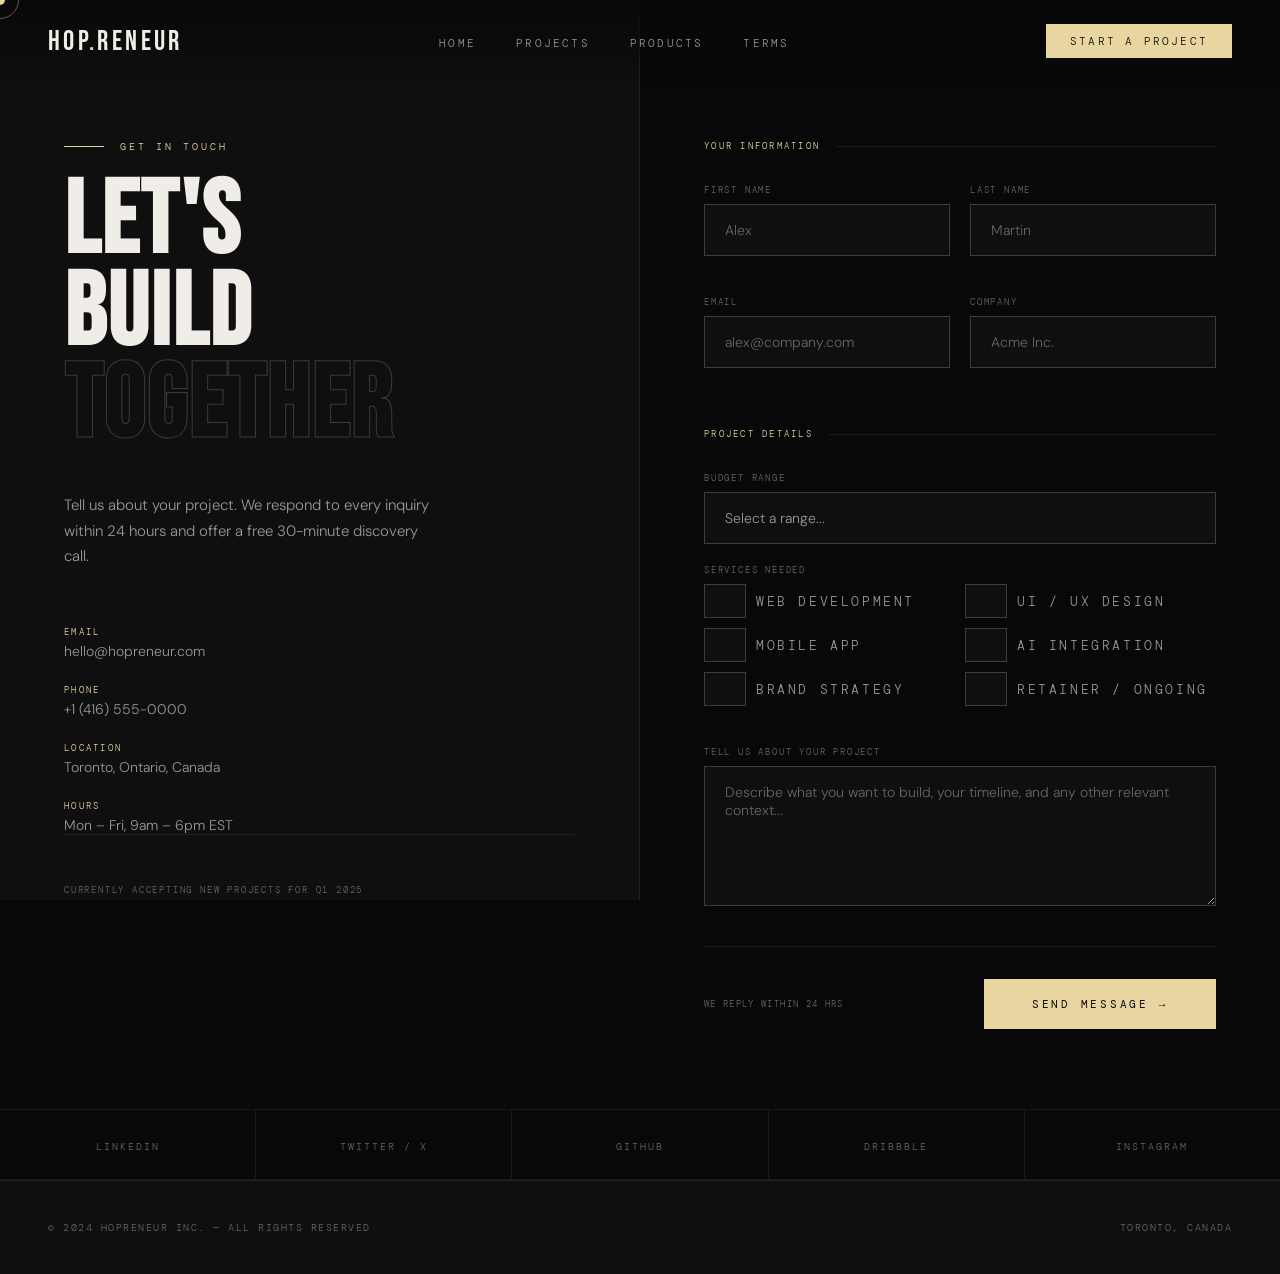
<file: public/contact.html>
<!DOCTYPE html>
<html lang="en">
<head>
<meta charset="UTF-8">
<meta name="viewport" content="width=device-width, initial-scale=1.0">
<title>Contact — Hopreneur</title>
<link rel="preconnect" href="https://fonts.googleapis.com">
<link href="https://fonts.googleapis.com/css2?family=Bebas+Neue&family=DM+Mono:ital,wght@0,300;0,400;1,300&family=DM+Sans:wght@300;400;500&display=swap" rel="stylesheet">
<style>
  *, *::before, *::after { box-sizing: border-box; margin: 0; padding: 0; }
  :root {
    --black: #080808; --off-black: #0f0f0f; --charcoal: #161616; --gunmetal: #1e1e1e;
    --ash: #3d3d3d; --muted: #666; --dim: #999; --white: #f0ede8;
    --accent: #e8d5a0; --line: rgba(255,255,255,0.07);
    --font-display: 'Bebas Neue', sans-serif;
    --font-body: 'DM Sans', sans-serif;
    --font-mono: 'DM Mono', monospace;
  }
  html { scroll-behavior: smooth; }
  body { background: var(--black); color: var(--white); font-family: var(--font-body); font-weight: 300; overflow-x: hidden; cursor: none; }
  .cursor { width: 10px; height: 10px; background: var(--accent); border-radius: 50%; position: fixed; top: 0; left: 0; pointer-events: none; z-index: 9999; transform: translate(-50%,-50%); transition: transform 0.15s; }
  .cursor-ring { width: 38px; height: 38px; border: 1px solid rgba(232,213,160,0.4); border-radius: 50%; position: fixed; top: 0; left: 0; pointer-events: none; z-index: 9998; transform: translate(-50%,-50%); }

  nav { position: fixed; top: 0; left: 0; right: 0; z-index: 100; padding: 24px 48px; display: flex; justify-content: space-between; align-items: center; background: linear-gradient(to bottom, rgba(8,8,8,0.95), transparent); }
  .logo { font-family: var(--font-display); font-size: 28px; letter-spacing: 0.12em; color: var(--white); text-decoration: none; }
  .logo span { color: var(--accent); }
  .nav-links { display: flex; gap: 40px; list-style: none; }
  .nav-links a { font-family: var(--font-mono); font-size: 11px; letter-spacing: 0.2em; text-transform: uppercase; color: var(--dim); text-decoration: none; transition: color 0.25s; position: relative; }
  .nav-links a::after { content: ''; position: absolute; bottom: -3px; left: 0; right: 0; height: 1px; background: var(--accent); transform: scaleX(0); transform-origin: left; transition: transform 0.3s ease; }
  .nav-links a:hover { color: var(--white); }
  .nav-links a:hover::after { transform: scaleX(1); }
  .nav-cta { font-family: var(--font-mono); font-size: 11px; letter-spacing: 0.2em; text-transform: uppercase; color: var(--black); background: var(--accent); padding: 10px 24px; text-decoration: none; transition: background 0.2s; }
  .nav-cta:hover { background: var(--white); }

  /* SPLIT LAYOUT */
  .contact-layout {
    display: grid;
    grid-template-columns: 1fr 1fr;
    min-height: 100vh;
  }

  .contact-left {
    padding: 140px 64px 80px;
    background: var(--off-black);
    border-right: 1px solid var(--line);
    display: flex;
    flex-direction: column;
    justify-content: space-between;
    position: sticky;
    top: 0;
    height: 100vh;
  }

  .contact-left-inner {
    flex: 1;
    display: flex;
    flex-direction: column;
    justify-content: center;
  }

  .page-hero-label { font-family: var(--font-mono); font-size: 10px; letter-spacing: 0.3em; text-transform: uppercase; color: var(--accent); margin-bottom: 24px; display: flex; align-items: center; gap: 16px; }
  .page-hero-label::before { content: ''; width: 40px; height: 1px; background: var(--accent); }

  .contact-left h1 { font-family: var(--font-display); font-size: clamp(72px, 8vw, 120px); line-height: 0.9; letter-spacing: 0.02em; color: var(--white); margin-bottom: 40px; }
  .contact-left h1 .outline { -webkit-text-stroke: 1px rgba(240,237,232,0.2); color: transparent; }
  .contact-left p { font-size: 15px; line-height: 1.7; color: var(--dim); max-width: 380px; margin-bottom: 56px; }

  .contact-info { display: flex; flex-direction: column; gap: 24px; }

  .contact-info-item { display: flex; flex-direction: column; gap: 4px; }
  .contact-info-label { font-family: var(--font-mono); font-size: 9px; letter-spacing: 0.25em; text-transform: uppercase; color: var(--accent); }
  .contact-info-val { font-size: 14px; color: var(--dim); }
  .contact-info-val a { color: var(--dim); text-decoration: none; transition: color 0.2s; }
  .contact-info-val a:hover { color: var(--white); }

  .contact-left-footer { padding-top: 48px; border-top: 1px solid var(--line); }
  .contact-left-footer p { font-family: var(--font-mono); font-size: 9px; letter-spacing: 0.2em; color: var(--muted); text-transform: uppercase; }

  /* RIGHT: FORM */
  .contact-right { padding: 140px 64px 80px; background: var(--black); }

  .form-section-label {
    font-family: var(--font-mono);
    font-size: 9px;
    letter-spacing: 0.25em;
    text-transform: uppercase;
    color: var(--accent);
    margin-bottom: 32px;
    display: flex;
    align-items: center;
    gap: 16px;
  }
  .form-section-label::after { content: ''; flex: 1; height: 1px; background: var(--line); }

  .form-row { display: grid; grid-template-columns: 1fr 1fr; gap: 20px; margin-bottom: 20px; }
  .form-group { display: flex; flex-direction: column; gap: 8px; margin-bottom: 20px; }
  .form-group label { font-family: var(--font-mono); font-size: 9px; letter-spacing: 0.2em; text-transform: uppercase; color: var(--muted); }

  .form-group input,
  .form-group select,
  .form-group textarea {
    background: var(--off-black);
    border: 1px solid var(--ash);
    color: var(--white);
    font-family: var(--font-body);
    font-size: 14px;
    font-weight: 300;
    padding: 16px 20px;
    outline: none;
    transition: border-color 0.2s;
    appearance: none;
    -webkit-appearance: none;
    width: 100%;
  }
  .form-group input:focus,
  .form-group select:focus,
  .form-group textarea:focus { border-color: var(--accent); }
  .form-group input::placeholder,
  .form-group textarea::placeholder { color: var(--muted); }
  .form-group select { cursor: none; color: var(--dim); }
  .form-group select option { background: var(--charcoal); color: var(--white); }
  .form-group textarea { resize: vertical; min-height: 140px; }

  /* CHECKBOXES */
  .services-check { display: grid; grid-template-columns: 1fr 1fr; gap: 10px; margin-bottom: 20px; }
  .check-item { display: flex; align-items: center; gap: 10px; cursor: none; }
  .check-item input[type="checkbox"] { width: 16px; height: 16px; background: var(--off-black); border: 1px solid var(--ash); appearance: none; -webkit-appearance: none; cursor: none; position: relative; flex-shrink: 0; transition: border-color 0.2s; }
  .check-item input[type="checkbox"]:checked { border-color: var(--accent); background: var(--accent); }
  .check-item input[type="checkbox"]:checked::after { content: '✓'; position: absolute; top: 50%; left: 50%; transform: translate(-50%,-50%); font-size: 10px; color: var(--black); }
  .check-item label { font-size: 13px; color: var(--dim); cursor: none; }

  .submit-row { display: flex; align-items: center; justify-content: space-between; margin-top: 40px; padding-top: 32px; border-top: 1px solid var(--line); }
  .submit-note { font-family: var(--font-mono); font-size: 9px; letter-spacing: 0.15em; color: var(--muted); text-transform: uppercase; }

  .btn-submit {
    font-family: var(--font-mono);
    font-size: 11px;
    letter-spacing: 0.25em;
    text-transform: uppercase;
    color: var(--black);
    background: var(--accent);
    border: none;
    padding: 18px 48px;
    cursor: none;
    transition: background 0.2s, transform 0.2s;
  }
  .btn-submit:hover { background: var(--white); transform: translateY(-2px); }

  /* SUCCESS STATE */
  .success-msg {
    display: none;
    text-align: center;
    padding: 60px 40px;
    border: 1px solid var(--line);
    margin-top: 40px;
  }
  .success-msg .success-icon { font-family: var(--font-display); font-size: 80px; color: var(--accent); margin-bottom: 24px; display: block; }
  .success-msg h3 { font-family: var(--font-display); font-size: 48px; letter-spacing: 0.04em; color: var(--white); margin-bottom: 16px; }
  .success-msg p { font-size: 14px; color: var(--dim); line-height: 1.7; }

  /* SOCIAL ROW */
  .social-row { display: flex; gap: 0; border-top: 1px solid var(--line); border-bottom: 1px solid var(--line); margin: 0; }
  .social-item { flex: 1; padding: 24px 32px; border-right: 1px solid var(--line); text-align: center; }
  .social-item:last-child { border-right: none; }
  .social-item a { font-family: var(--font-mono); font-size: 10px; letter-spacing: 0.2em; text-transform: uppercase; color: var(--muted); text-decoration: none; transition: color 0.2s; }
  .social-item a:hover { color: var(--accent); }

  footer { padding: 40px 48px; border-top: 1px solid var(--line); background: var(--off-black); }
  .footer-bottom { display: flex; justify-content: space-between; align-items: center; }
  .footer-bottom p { font-family: var(--font-mono); font-size: 10px; letter-spacing: 0.15em; color: var(--muted); text-transform: uppercase; }

  .fade-up { opacity: 0; transform: translateY(30px); transition: opacity 0.7s ease, transform 0.7s ease; }
  .fade-up.visible { opacity: 1; transform: translateY(0); }
</style>
</head>
<body>
<div class="cursor" id="cursor"></div>
<div class="cursor-ring" id="cursorRing"></div>

<nav>
  <a href="index.html" class="logo">HOP<span>.</span>RENEUR</a>
  <ul class="nav-links">
    <li><a href="index.html">Home</a></li>
    <li><a href="projects.html">Projects</a></li>
    <li><a href="products.html">Products</a></li>
    <li><a href="terms.html">Terms</a></li>
  </ul>
  <a href="contact.html" class="nav-cta">Start a project</a>
</nav>

<div class="contact-layout">
  <!-- LEFT PANEL -->
  <div class="contact-left">
    <div class="contact-left-inner">
      <div class="page-hero-label">Get in touch</div>
      <h1>LET'S<br>BUILD<br><span class="outline">TOGETHER</span></h1>
      <p>Tell us about your project. We respond to every inquiry within 24 hours and offer a free 30-minute discovery call.</p>
      <div class="contact-info">
        <div class="contact-info-item">
          <span class="contact-info-label">Email</span>
          <span class="contact-info-val"><a href="mailto:hello@hopreneur.com">hello@hopreneur.com</a></span>
        </div>
        <div class="contact-info-item">
          <span class="contact-info-label">Phone</span>
          <span class="contact-info-val"><a href="tel:+14165550000">+1 (416) 555-0000</a></span>
        </div>
        <div class="contact-info-item">
          <span class="contact-info-label">Location</span>
          <span class="contact-info-val">Toronto, Ontario, Canada</span>
        </div>
        <div class="contact-info-item">
          <span class="contact-info-label">Hours</span>
          <span class="contact-info-val">Mon – Fri, 9am – 6pm EST</span>
        </div>
      </div>
    </div>
    <div class="contact-left-footer">
      <p>Currently accepting new projects for Q1 2025</p>
    </div>
  </div>

  <!-- RIGHT: FORM -->
  <div class="contact-right">
    <form id="contactForm">
      <div class="form-section-label">Your information</div>
      <div class="form-row">
        <div class="form-group">
          <label for="fname">First Name</label>
          <input type="text" id="fname" name="fname" placeholder="Alex">
        </div>
        <div class="form-group">
          <label for="lname">Last Name</label>
          <input type="text" id="lname" name="lname" placeholder="Martin">
        </div>
      </div>
      <div class="form-row">
        <div class="form-group">
          <label for="email">Email</label>
          <input type="email" id="email" name="email" placeholder="alex@company.com">
        </div>
        <div class="form-group">
          <label for="company">Company</label>
          <input type="text" id="company" name="company" placeholder="Acme Inc.">
        </div>
      </div>

      <div class="form-section-label" style="margin-top:40px;">Project details</div>
      <div class="form-group">
        <label for="budget">Budget Range</label>
        <select id="budget" name="budget">
          <option value="" disabled selected>Select a range...</option>
          <option>Under $5,000</option>
          <option>$5,000 – $15,000</option>
          <option>$15,000 – $50,000</option>
          <option>$50,000+</option>
          <option>Let's discuss</option>
        </select>
      </div>
      <div class="form-group">
        <label>Services Needed</label>
        <div class="services-check">
          <div class="check-item"><input type="checkbox" id="s1"><label for="s1">Web Development</label></div>
          <div class="check-item"><input type="checkbox" id="s2"><label for="s2">UI / UX Design</label></div>
          <div class="check-item"><input type="checkbox" id="s3"><label for="s3">Mobile App</label></div>
          <div class="check-item"><input type="checkbox" id="s4"><label for="s4">AI Integration</label></div>
          <div class="check-item"><input type="checkbox" id="s5"><label for="s5">Brand Strategy</label></div>
          <div class="check-item"><input type="checkbox" id="s6"><label for="s6">Retainer / Ongoing</label></div>
        </div>
      </div>
      <div class="form-group">
        <label for="message">Tell us about your project</label>
        <textarea id="message" name="message" placeholder="Describe what you want to build, your timeline, and any other relevant context..."></textarea>
      </div>

      <div class="submit-row">
        <span class="submit-note">We reply within 24 hrs</span>
        <button type="submit" class="btn-submit">Send message →</button>
      </div>
    </form>

    <div class="success-msg" id="successMsg">
      <span class="success-icon">✓</span>
      <h3>MESSAGE SENT</h3>
      <p>Thank you for reaching out. We'll review your project brief and get back to you within 24 hours with next steps.</p>
    </div>
  </div>
</div>

<!-- SOCIAL BAR -->
<div class="social-row">
  <div class="social-item"><a href="#">LinkedIn</a></div>
  <div class="social-item"><a href="#">Twitter / X</a></div>
  <div class="social-item"><a href="#">GitHub</a></div>
  <div class="social-item"><a href="#">Dribbble</a></div>
  <div class="social-item"><a href="#">Instagram</a></div>
</div>

<footer>
  <div class="footer-bottom">
    <p>© 2024 Hopreneur Inc. — All rights reserved</p>
    <p>Toronto, Canada</p>
  </div>
</footer>

<script>
  const cursor = document.getElementById('cursor');
  const ring = document.getElementById('cursorRing');
  let mx = 0, my = 0, rx = 0, ry = 0;
  document.addEventListener('mousemove', e => { mx = e.clientX; my = e.clientY; cursor.style.left = mx + 'px'; cursor.style.top = my + 'px'; });
  function animateRing() { rx += (mx - rx) * 0.12; ry += (my - ry) * 0.12; ring.style.left = rx + 'px'; ring.style.top = ry + 'px'; requestAnimationFrame(animateRing); }
  animateRing();
  document.querySelectorAll('a, button, input, select, textarea, label').forEach(el => {
    el.addEventListener('mouseenter', () => { ring.style.width = '60px'; ring.style.height = '60px'; cursor.style.transform = 'translate(-50%,-50%) scale(0)'; });
    el.addEventListener('mouseleave', () => { ring.style.width = '38px'; ring.style.height = '38px'; cursor.style.transform = 'translate(-50%,-50%) scale(1)'; });
  });
  document.getElementById('contactForm').addEventListener('submit', e => {
    e.preventDefault();
    document.getElementById('contactForm').style.display = 'none';
    document.getElementById('successMsg').style.display = 'block';
  });
</script>
</body>
</html>
</file>
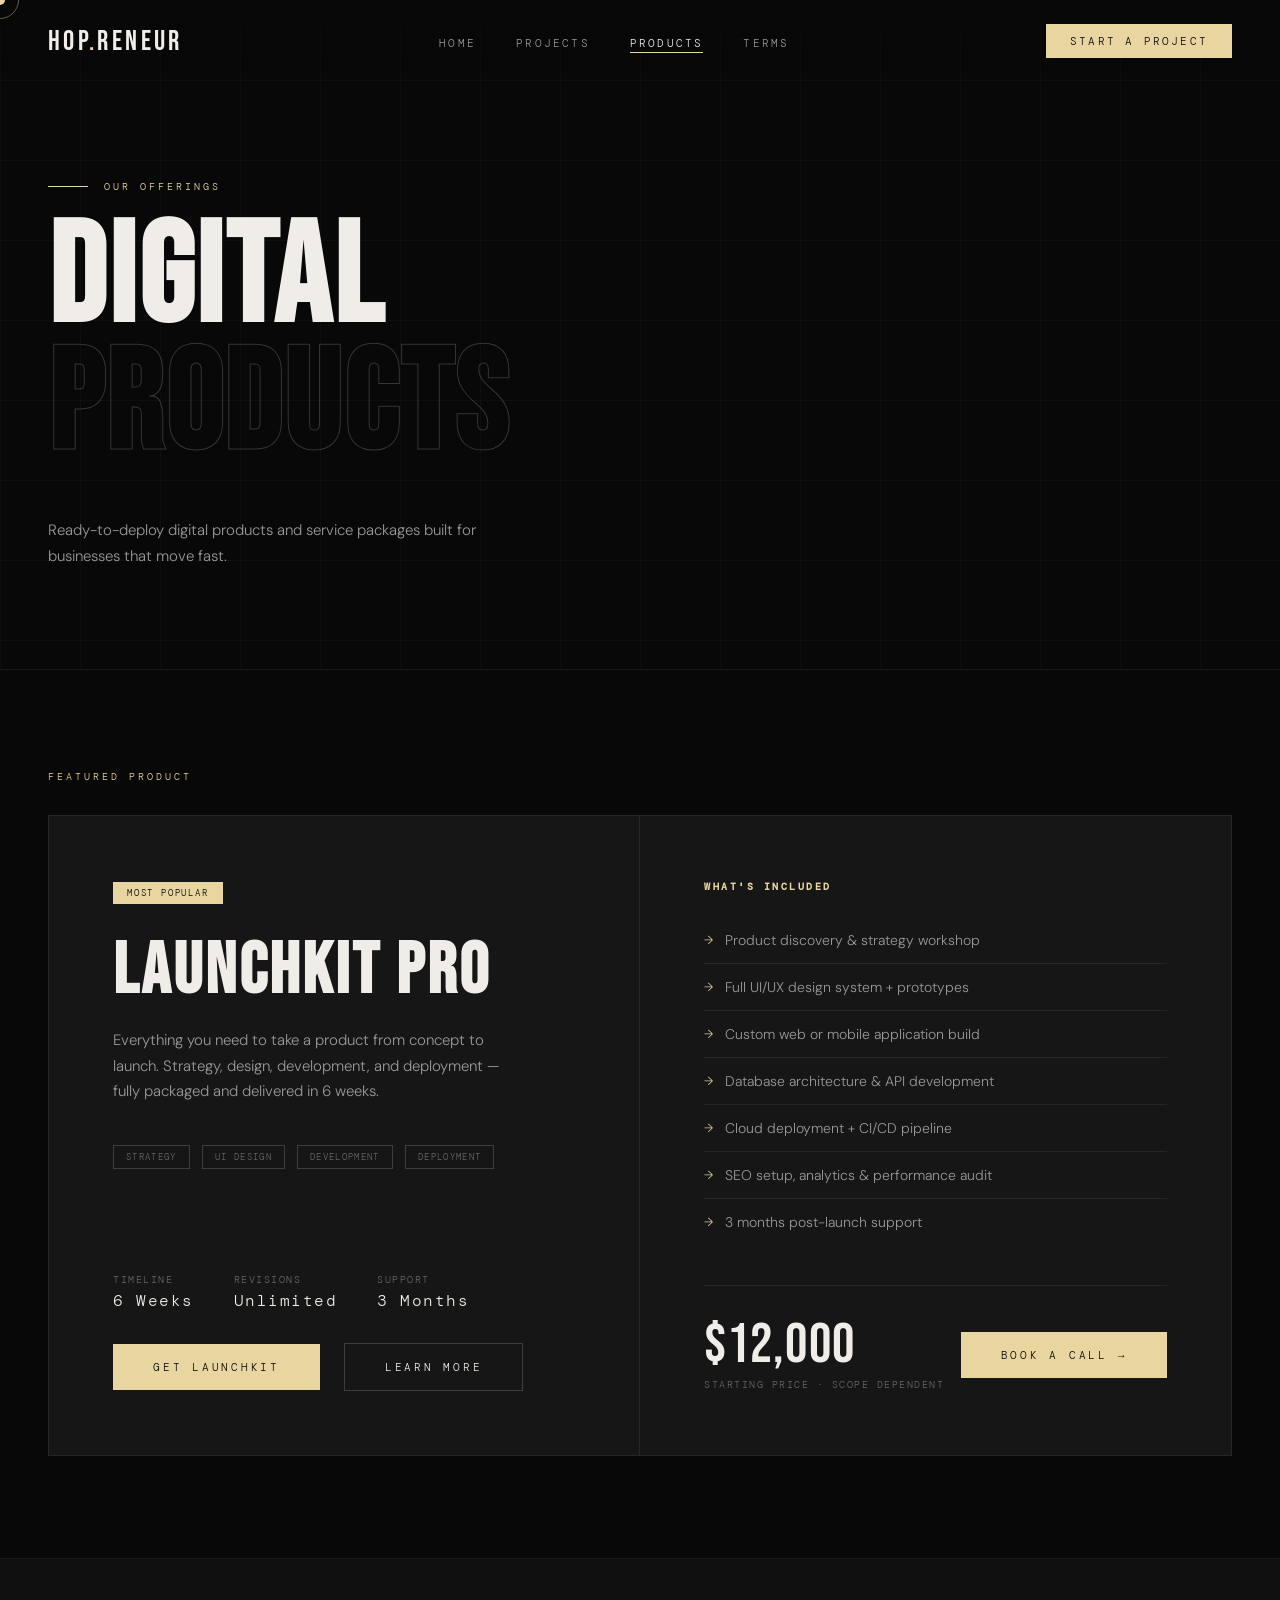
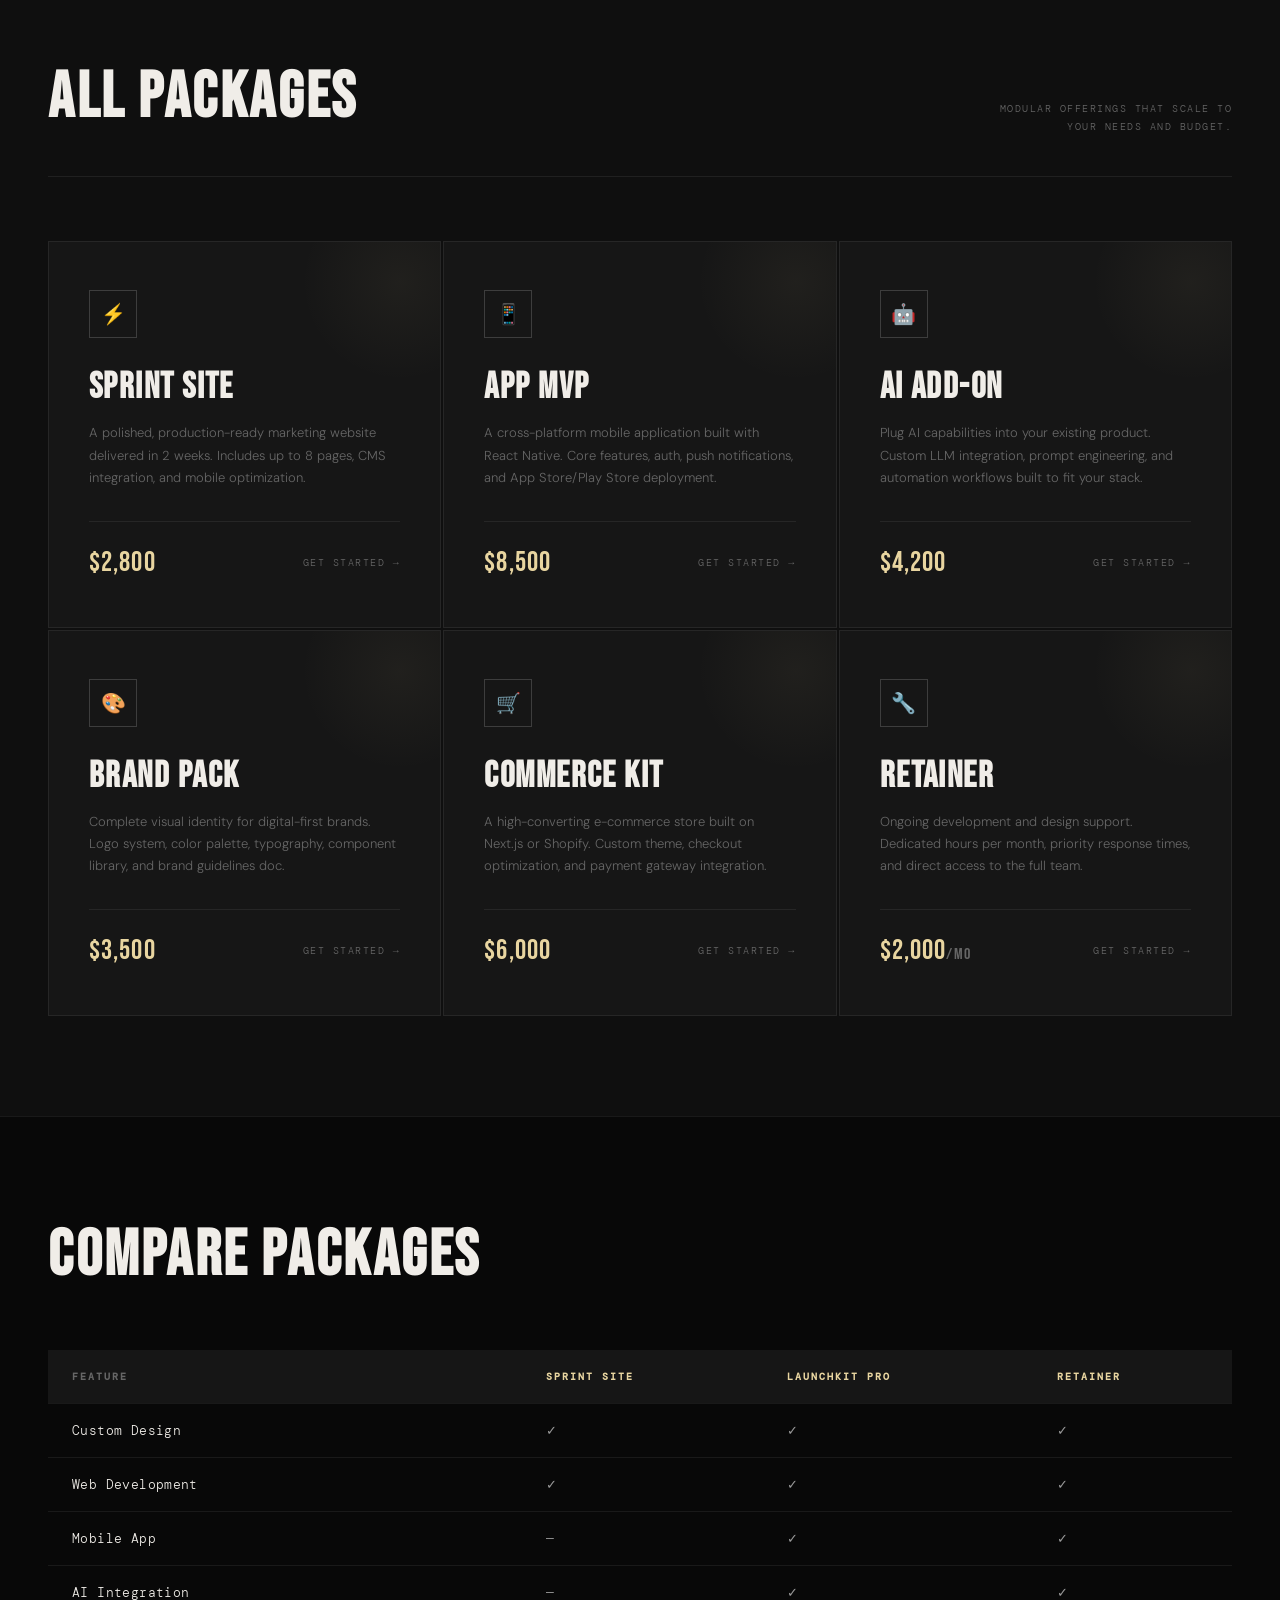
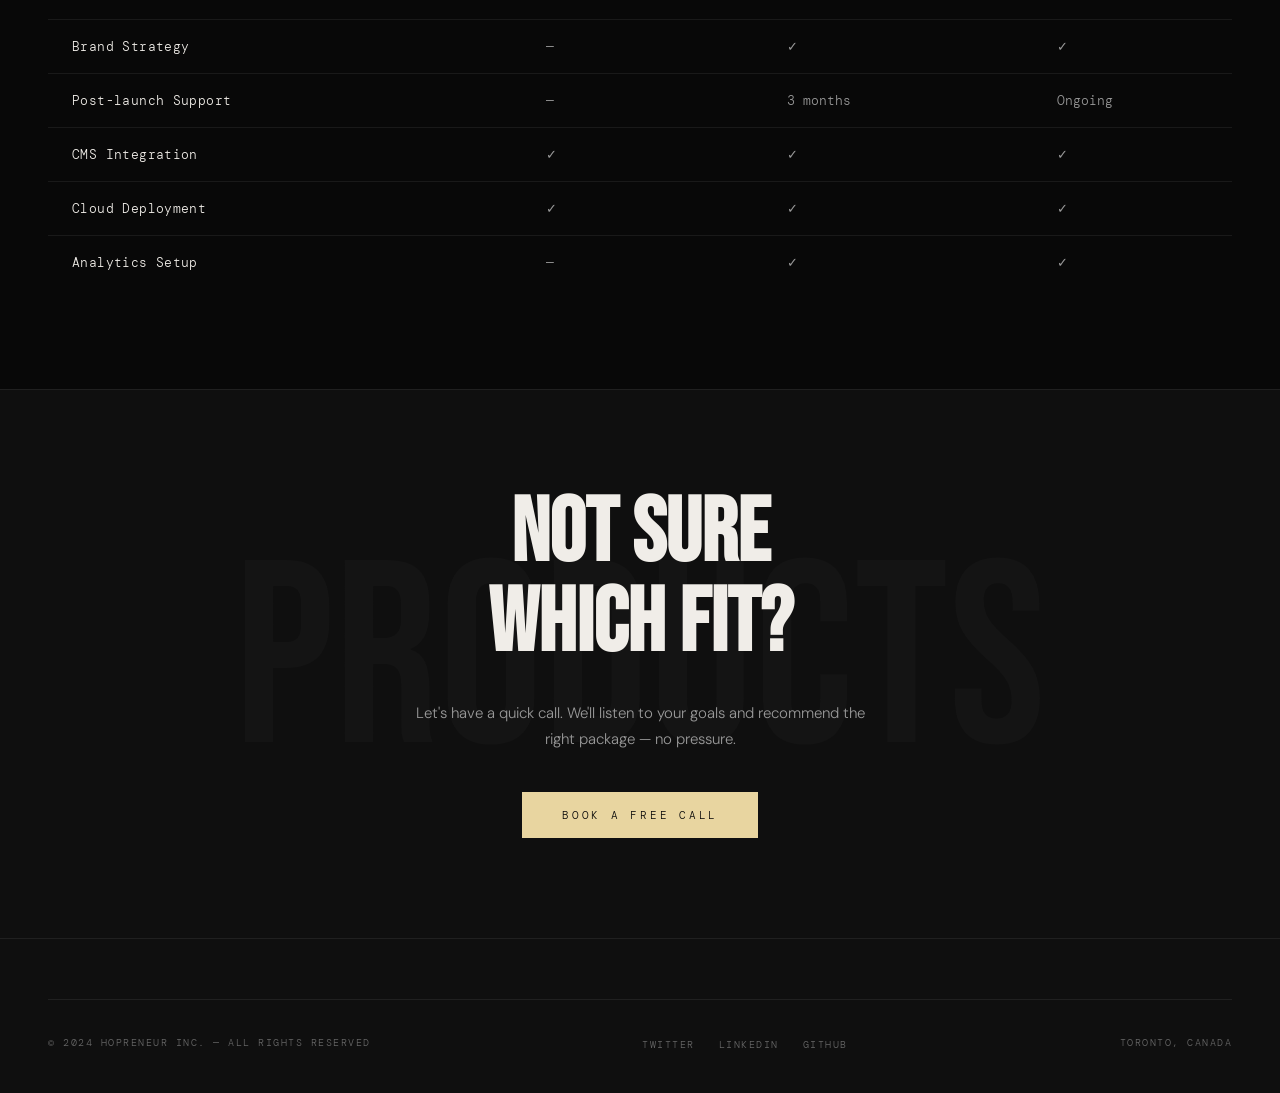
<file: public/products.html>
<!DOCTYPE html>
<html lang="en">
<head>
<meta charset="UTF-8">
<meta name="viewport" content="width=device-width, initial-scale=1.0">
<title>Products — Hopreneur</title>
<link rel="preconnect" href="https://fonts.googleapis.com">
<link href="https://fonts.googleapis.com/css2?family=Bebas+Neue&family=DM+Mono:ital,wght@0,300;0,400;1,300&family=DM+Sans:wght@300;400;500&display=swap" rel="stylesheet">
<style>
  *, *::before, *::after { box-sizing: border-box; margin: 0; padding: 0; }
  :root {
    --black: #080808; --off-black: #0f0f0f; --charcoal: #161616; --gunmetal: #1e1e1e;
    --ash: #3d3d3d; --muted: #666; --dim: #999; --white: #f0ede8;
    --accent: #e8d5a0; --accent2: #c17a3c; --line: rgba(255,255,255,0.07);
    --font-display: 'Bebas Neue', sans-serif;
    --font-body: 'DM Sans', sans-serif;
    --font-mono: 'DM Mono', monospace;
  }
  html { scroll-behavior: smooth; }
  body { background: var(--black); color: var(--white); font-family: var(--font-body); font-weight: 300; overflow-x: hidden; cursor: none; }
  .cursor { width: 10px; height: 10px; background: var(--accent); border-radius: 50%; position: fixed; top: 0; left: 0; pointer-events: none; z-index: 9999; transform: translate(-50%,-50%); transition: transform 0.15s; }
  .cursor-ring { width: 38px; height: 38px; border: 1px solid rgba(232,213,160,0.4); border-radius: 50%; position: fixed; top: 0; left: 0; pointer-events: none; z-index: 9998; transform: translate(-50%,-50%); }

  nav { position: fixed; top: 0; left: 0; right: 0; z-index: 100; padding: 24px 48px; display: flex; justify-content: space-between; align-items: center; background: linear-gradient(to bottom, rgba(8,8,8,0.95), transparent); }
  .logo { font-family: var(--font-display); font-size: 28px; letter-spacing: 0.12em; color: var(--white); text-decoration: none; }
  .logo span { color: var(--accent); }
  .nav-links { display: flex; gap: 40px; list-style: none; }
  .nav-links a { font-family: var(--font-mono); font-size: 11px; letter-spacing: 0.2em; text-transform: uppercase; color: var(--dim); text-decoration: none; transition: color 0.25s; position: relative; }
  .nav-links a::after { content: ''; position: absolute; bottom: -3px; left: 0; right: 0; height: 1px; background: var(--accent); transform: scaleX(0); transform-origin: left; transition: transform 0.3s ease; }
  .nav-links a:hover, .nav-links a.active { color: var(--white); }
  .nav-links a:hover::after, .nav-links a.active::after { transform: scaleX(1); }
  .nav-cta { font-family: var(--font-mono); font-size: 11px; letter-spacing: 0.2em; text-transform: uppercase; color: var(--black); background: var(--accent); padding: 10px 24px; text-decoration: none; transition: background 0.2s; }
  .nav-cta:hover { background: var(--white); }

  /* PAGE HERO */
  .page-hero { padding: 180px 48px 100px; border-bottom: 1px solid var(--line); position: relative; overflow: hidden; }
  .page-hero-bg { position: absolute; inset: 0; background-image: linear-gradient(var(--line) 1px, transparent 1px), linear-gradient(90deg, var(--line) 1px, transparent 1px); background-size: 80px 80px; opacity: 0.4; }
  .page-hero-label { font-family: var(--font-mono); font-size: 10px; letter-spacing: 0.3em; text-transform: uppercase; color: var(--accent); margin-bottom: 24px; display: flex; align-items: center; gap: 16px; }
  .page-hero-label::before { content: ''; width: 40px; height: 1px; background: var(--accent); }
  .page-hero h1 { font-family: var(--font-display); font-size: clamp(80px, 11vw, 160px); line-height: 0.9; letter-spacing: 0.02em; color: var(--white); position: relative; }
  .page-hero h1 .outline { -webkit-text-stroke: 1px rgba(240,237,232,0.2); color: transparent; }
  .page-hero-desc { margin-top: 48px; font-size: 15px; line-height: 1.7; color: var(--dim); max-width: 500px; position: relative; }

  /* PRODUCTS FEATURED */
  .products-featured {
    padding: 100px 48px;
    border-bottom: 1px solid var(--line);
  }

  .product-hero-card {
    background: var(--charcoal);
    border: 1px solid var(--line);
    display: grid;
    grid-template-columns: 1fr 1fr;
    min-height: 500px;
    position: relative;
    overflow: hidden;
    margin-bottom: 2px;
    transition: border-color 0.3s;
  }
  .product-hero-card:hover { border-color: var(--accent); }

  .phc-left {
    padding: 64px;
    display: flex;
    flex-direction: column;
    justify-content: space-between;
    border-right: 1px solid var(--line);
  }

  .phc-badge {
    font-family: var(--font-mono);
    font-size: 9px;
    letter-spacing: 0.2em;
    text-transform: uppercase;
    color: var(--black);
    background: var(--accent);
    padding: 5px 14px;
    display: inline-block;
    margin-bottom: 32px;
    width: fit-content;
  }

  .phc-left h2 { font-family: var(--font-display); font-size: 72px; letter-spacing: 0.04em; line-height: 1; color: var(--white); margin-bottom: 20px; }
  .phc-left p { font-size: 15px; line-height: 1.7; color: var(--dim); max-width: 400px; margin-bottom: 40px; }

  .phc-meta { display: flex; gap: 40px; }
  .phc-meta-item { font-family: var(--font-mono); font-size: 10px; letter-spacing: 0.15em; }
  .phc-meta-label { color: var(--muted); text-transform: uppercase; display: block; margin-bottom: 4px; }
  .phc-meta-val { color: var(--white); font-size: 16px; }

  .phc-right {
    padding: 64px;
    display: flex;
    flex-direction: column;
    justify-content: space-between;
  }

  .phc-features h4 {
    font-family: var(--font-mono);
    font-size: 10px;
    letter-spacing: 0.25em;
    text-transform: uppercase;
    color: var(--accent);
    margin-bottom: 24px;
  }

  .feature-list { list-style: none; }
  .feature-list li {
    font-size: 14px;
    color: var(--dim);
    padding: 14px 0;
    border-bottom: 1px solid var(--line);
    display: flex;
    align-items: center;
    gap: 12px;
  }
  .feature-list li::before { content: '→'; color: var(--accent); font-size: 12px; }
  .feature-list li:last-child { border-bottom: none; }

  .phc-price {
    margin-top: 40px;
    padding-top: 32px;
    border-top: 1px solid var(--line);
    display: flex;
    justify-content: space-between;
    align-items: center;
  }

  .price-num { font-family: var(--font-display); font-size: 56px; color: var(--white); letter-spacing: 0.02em; line-height: 1; }
  .price-period { font-family: var(--font-mono); font-size: 10px; letter-spacing: 0.15em; color: var(--muted); text-transform: uppercase; margin-top: 4px; }

  .btn-primary { display: inline-block; font-family: var(--font-mono); font-size: 11px; letter-spacing: 0.25em; text-transform: uppercase; color: var(--black); background: var(--accent); padding: 16px 40px; text-decoration: none; transition: background 0.2s; }
  .btn-primary:hover { background: var(--white); }
  .btn-outline { display: inline-block; font-family: var(--font-mono); font-size: 11px; letter-spacing: 0.25em; text-transform: uppercase; color: var(--white); border: 1px solid var(--ash); padding: 16px 40px; text-decoration: none; margin-left: 12px; transition: all 0.2s; }
  .btn-outline:hover { border-color: var(--accent); color: var(--accent); }

  /* PRODUCT GRID */
  .products-grid-section {
    padding: 100px 48px;
    background: var(--off-black);
  }

  .section-header { display: flex; justify-content: space-between; align-items: flex-end; margin-bottom: 64px; padding-bottom: 40px; border-bottom: 1px solid var(--line); }
  .section-header h2 { font-family: var(--font-display); font-size: 64px; letter-spacing: 0.04em; color: var(--white); }
  .section-header p { font-family: var(--font-mono); font-size: 10px; letter-spacing: 0.15em; color: var(--muted); max-width: 240px; text-align: right; line-height: 1.8; text-transform: uppercase; }

  .products-grid {
    display: grid;
    grid-template-columns: repeat(3, 1fr);
    gap: 2px;
  }

  .product-card {
    background: var(--charcoal);
    border: 1px solid var(--line);
    padding: 48px 40px;
    position: relative;
    overflow: hidden;
    transition: border-color 0.3s;
    display: flex;
    flex-direction: column;
  }
  .product-card:hover { border-color: var(--accent); }

  .product-card-glow {
    position: absolute;
    top: -60px; right: -60px;
    width: 200px; height: 200px;
    background: radial-gradient(circle, rgba(232,213,160,0.05) 0%, transparent 70%);
    pointer-events: none;
  }

  .product-icon {
    width: 48px;
    height: 48px;
    border: 1px solid var(--ash);
    display: flex;
    align-items: center;
    justify-content: center;
    margin-bottom: 32px;
    font-size: 20px;
    transition: border-color 0.3s;
  }
  .product-card:hover .product-icon { border-color: var(--accent); }

  .product-card h3 { font-family: var(--font-display); font-size: 36px; letter-spacing: 0.04em; color: var(--white); margin-bottom: 16px; line-height: 1; }
  .product-card p { font-size: 13px; line-height: 1.7; color: var(--muted); flex-grow: 1; margin-bottom: 32px; }

  .product-card-footer { border-top: 1px solid var(--line); padding-top: 24px; display: flex; justify-content: space-between; align-items: center; }
  .product-price-sm { font-family: var(--font-display); font-size: 28px; color: var(--accent); letter-spacing: 0.04em; }
  .product-link { font-family: var(--font-mono); font-size: 10px; letter-spacing: 0.15em; text-transform: uppercase; color: var(--muted); text-decoration: none; transition: color 0.2s; }
  .product-link:hover { color: var(--accent); }

  /* COMPARISON TABLE */
  .compare-section { padding: 100px 48px; border-top: 1px solid var(--line); }
  .compare-section h2 { font-family: var(--font-display); font-size: 64px; letter-spacing: 0.04em; color: var(--white); margin-bottom: 56px; }

  .compare-table { width: 100%; border-collapse: collapse; }
  .compare-table th {
    font-family: var(--font-mono);
    font-size: 10px;
    letter-spacing: 0.2em;
    text-transform: uppercase;
    color: var(--accent);
    padding: 20px 24px;
    border-bottom: 1px solid var(--line);
    text-align: left;
    background: var(--charcoal);
  }
  .compare-table th:first-child { width: 40%; color: var(--muted); }
  .compare-table td {
    padding: 18px 24px;
    border-bottom: 1px solid var(--line);
    font-size: 13px;
    color: var(--dim);
    font-family: var(--font-mono);
  }
  .compare-table td:first-child { color: var(--ghost); font-size: 13px; letter-spacing: 0.03em; }
  .compare-table tr:last-child td { border-bottom: none; }
  .check { color: var(--accent); }
  .cross { color: var(--muted); }

  /* CTA BAND */
  .cta-band { padding: 100px 48px; text-align: center; border-top: 1px solid var(--line); background: var(--off-black); position: relative; overflow: hidden; }
  .cta-band::before { content: 'PRODUCTS'; position: absolute; font-family: var(--font-display); font-size: 260px; color: rgba(255,255,255,0.018); top: 50%; left: 50%; transform: translate(-50%,-50%); pointer-events: none; white-space: nowrap; }
  .cta-band h2 { font-family: var(--font-display); font-size: clamp(48px, 7vw, 100px); line-height: 1; color: var(--white); margin-bottom: 32px; position: relative; }
  .cta-band p { font-size: 15px; color: var(--dim); max-width: 460px; margin: 0 auto 40px; line-height: 1.7; position: relative; }

  footer { padding: 60px 48px 40px; border-top: 1px solid var(--line); background: var(--off-black); }
  .footer-bottom { display: flex; justify-content: space-between; align-items: center; padding-top: 32px; border-top: 1px solid var(--line); }
  .footer-bottom p { font-family: var(--font-mono); font-size: 10px; letter-spacing: 0.15em; color: var(--muted); text-transform: uppercase; }
  .footer-socials { display: flex; gap: 24px; list-style: none; }
  .footer-socials a { font-family: var(--font-mono); font-size: 10px; letter-spacing: 0.15em; text-transform: uppercase; color: var(--muted); text-decoration: none; transition: color 0.2s; }
  .footer-socials a:hover { color: var(--accent); }

  .fade-up { opacity: 0; transform: translateY(30px); transition: opacity 0.7s ease, transform 0.7s ease; }
  .fade-up.visible { opacity: 1; transform: translateY(0); }

  .tag { font-family: var(--font-mono); font-size: 9px; letter-spacing: 0.15em; text-transform: uppercase; color: var(--muted); border: 1px solid var(--ash); padding: 5px 12px; }
</style>
</head>
<body>
<div class="cursor" id="cursor"></div>
<div class="cursor-ring" id="cursorRing"></div>

<nav>
  <a href="index.html" class="logo">HOP<span>.</span>RENEUR</a>
  <ul class="nav-links">
    <li><a href="index.html">Home</a></li>
    <li><a href="projects.html">Projects</a></li>
    <li><a href="products.html" class="active">Products</a></li>
    <li><a href="terms.html">Terms</a></li>
  </ul>
  <a href="contact.html" class="nav-cta">Start a project</a>
</nav>

<section class="page-hero">
  <div class="page-hero-bg"></div>
  <div class="page-hero-label">Our offerings</div>
  <h1>DIGITAL<br><span class="outline">PRODUCTS</span></h1>
  <p class="page-hero-desc">Ready-to-deploy digital products and service packages built for businesses that move fast.</p>
</section>

<!-- FEATURED PRODUCT -->
<section class="products-featured">
  <div style="font-family:var(--font-mono);font-size:10px;letter-spacing:0.3em;text-transform:uppercase;color:var(--accent);margin-bottom:32px;" class="fade-up">Featured Product</div>
  <div class="product-hero-card fade-up">
    <div class="phc-left">
      <div>
        <div class="phc-badge">Most Popular</div>
        <h2>LAUNCHKIT PRO</h2>
        <p>Everything you need to take a product from concept to launch. Strategy, design, development, and deployment — fully packaged and delivered in 6 weeks.</p>
        <div style="display:flex;gap:12px;margin-bottom:40px;flex-wrap:wrap;">
          <span class="tag">Strategy</span>
          <span class="tag">UI Design</span>
          <span class="tag">Development</span>
          <span class="tag">Deployment</span>
        </div>
      </div>
      <div>
        <div class="phc-meta">
          <div class="phc-meta-item">
            <span class="phc-meta-label">Timeline</span>
            <span class="phc-meta-val">6 Weeks</span>
          </div>
          <div class="phc-meta-item">
            <span class="phc-meta-label">Revisions</span>
            <span class="phc-meta-val">Unlimited</span>
          </div>
          <div class="phc-meta-item">
            <span class="phc-meta-label">Support</span>
            <span class="phc-meta-val">3 Months</span>
          </div>
        </div>
        <div style="margin-top:32px;display:flex;gap:12px;align-items:center;">
          <a href="contact.html" class="btn-primary">Get LaunchKit</a>
          <a href="#" class="btn-outline">Learn more</a>
        </div>
      </div>
    </div>
    <div class="phc-right">
      <div class="phc-features">
        <h4>What's included</h4>
        <ul class="feature-list">
          <li>Product discovery & strategy workshop</li>
          <li>Full UI/UX design system + prototypes</li>
          <li>Custom web or mobile application build</li>
          <li>Database architecture & API development</li>
          <li>Cloud deployment + CI/CD pipeline</li>
          <li>SEO setup, analytics & performance audit</li>
          <li>3 months post-launch support</li>
        </ul>
      </div>
      <div class="phc-price">
        <div>
          <div class="price-num">$12,000</div>
          <div class="price-period">Starting price · scope dependent</div>
        </div>
        <a href="contact.html" class="btn-primary">Book a call →</a>
      </div>
    </div>
  </div>
</section>

<!-- PRODUCT GRID -->
<section class="products-grid-section">
  <div class="section-header fade-up">
    <h2>ALL PACKAGES</h2>
    <p>Modular offerings that scale to your needs and budget.</p>
  </div>
  <div class="products-grid">

    <div class="product-card fade-up">
      <div class="product-card-glow"></div>
      <div class="product-icon">⚡</div>
      <h3>SPRINT SITE</h3>
      <p>A polished, production-ready marketing website delivered in 2 weeks. Includes up to 8 pages, CMS integration, and mobile optimization.</p>
      <div class="product-card-footer">
        <div class="product-price-sm">$2,800</div>
        <a href="contact.html" class="product-link">Get started →</a>
      </div>
    </div>

    <div class="product-card fade-up">
      <div class="product-card-glow"></div>
      <div class="product-icon">📱</div>
      <h3>APP MVP</h3>
      <p>A cross-platform mobile application built with React Native. Core features, auth, push notifications, and App Store/Play Store deployment.</p>
      <div class="product-card-footer">
        <div class="product-price-sm">$8,500</div>
        <a href="contact.html" class="product-link">Get started →</a>
      </div>
    </div>

    <div class="product-card fade-up">
      <div class="product-card-glow"></div>
      <div class="product-icon">🤖</div>
      <h3>AI ADD-ON</h3>
      <p>Plug AI capabilities into your existing product. Custom LLM integration, prompt engineering, and automation workflows built to fit your stack.</p>
      <div class="product-card-footer">
        <div class="product-price-sm">$4,200</div>
        <a href="contact.html" class="product-link">Get started →</a>
      </div>
    </div>

    <div class="product-card fade-up">
      <div class="product-card-glow"></div>
      <div class="product-icon">🎨</div>
      <h3>BRAND PACK</h3>
      <p>Complete visual identity for digital-first brands. Logo system, color palette, typography, component library, and brand guidelines doc.</p>
      <div class="product-card-footer">
        <div class="product-price-sm">$3,500</div>
        <a href="contact.html" class="product-link">Get started →</a>
      </div>
    </div>

    <div class="product-card fade-up">
      <div class="product-card-glow"></div>
      <div class="product-icon">🛒</div>
      <h3>COMMERCE KIT</h3>
      <p>A high-converting e-commerce store built on Next.js or Shopify. Custom theme, checkout optimization, and payment gateway integration.</p>
      <div class="product-card-footer">
        <div class="product-price-sm">$6,000</div>
        <a href="contact.html" class="product-link">Get started →</a>
      </div>
    </div>

    <div class="product-card fade-up">
      <div class="product-card-glow"></div>
      <div class="product-icon">🔧</div>
      <h3>RETAINER</h3>
      <p>Ongoing development and design support. Dedicated hours per month, priority response times, and direct access to the full team.</p>
      <div class="product-card-footer">
        <div class="product-price-sm">$2,000<span style="font-size:16px;color:var(--muted)">/mo</span></div>
        <a href="contact.html" class="product-link">Get started →</a>
      </div>
    </div>

  </div>
</section>

<!-- COMPARE -->
<section class="compare-section fade-up">
  <h2>COMPARE PACKAGES</h2>
  <table class="compare-table">
    <thead>
      <tr>
        <th>Feature</th>
        <th>Sprint Site</th>
        <th>LaunchKit Pro</th>
        <th>Retainer</th>
      </tr>
    </thead>
    <tbody>
      <tr><td>Custom Design</td><td class="check">✓</td><td class="check">✓</td><td class="check">✓</td></tr>
      <tr><td>Web Development</td><td class="check">✓</td><td class="check">✓</td><td class="check">✓</td></tr>
      <tr><td>Mobile App</td><td class="cross">—</td><td class="check">✓</td><td class="check">✓</td></tr>
      <tr><td>AI Integration</td><td class="cross">—</td><td class="check">✓</td><td class="check">✓</td></tr>
      <tr><td>Brand Strategy</td><td class="cross">—</td><td class="check">✓</td><td class="check">✓</td></tr>
      <tr><td>Post-launch Support</td><td class="cross">—</td><td>3 months</td><td>Ongoing</td></tr>
      <tr><td>CMS Integration</td><td class="check">✓</td><td class="check">✓</td><td class="check">✓</td></tr>
      <tr><td>Cloud Deployment</td><td class="check">✓</td><td class="check">✓</td><td class="check">✓</td></tr>
      <tr><td>Analytics Setup</td><td class="cross">—</td><td class="check">✓</td><td class="check">✓</td></tr>
    </tbody>
  </table>
</section>

<section class="cta-band">
  <h2>NOT SURE<br>WHICH FIT?</h2>
  <p>Let's have a quick call. We'll listen to your goals and recommend the right package — no pressure.</p>
  <a href="contact.html" class="btn-primary">Book a free call</a>
</section>

<footer>
  <div class="footer-bottom">
    <p>© 2024 Hopreneur Inc. — All rights reserved</p>
    <ul class="footer-socials">
      <li><a href="#">Twitter</a></li>
      <li><a href="#">LinkedIn</a></li>
      <li><a href="#">GitHub</a></li>
    </ul>
    <p>Toronto, Canada</p>
  </div>
</footer>

<script>
  const cursor = document.getElementById('cursor');
  const ring = document.getElementById('cursorRing');
  let mx = 0, my = 0, rx = 0, ry = 0;
  document.addEventListener('mousemove', e => { mx = e.clientX; my = e.clientY; cursor.style.left = mx + 'px'; cursor.style.top = my + 'px'; });
  function animateRing() { rx += (mx - rx) * 0.12; ry += (my - ry) * 0.12; ring.style.left = rx + 'px'; ring.style.top = ry + 'px'; requestAnimationFrame(animateRing); }
  animateRing();
  document.querySelectorAll('a, button').forEach(el => {
    el.addEventListener('mouseenter', () => { ring.style.width = '60px'; ring.style.height = '60px'; cursor.style.transform = 'translate(-50%,-50%) scale(0)'; });
    el.addEventListener('mouseleave', () => { ring.style.width = '38px'; ring.style.height = '38px'; cursor.style.transform = 'translate(-50%,-50%) scale(1)'; });
  });
  const obs = new IntersectionObserver(entries => { entries.forEach(e => { if(e.isIntersecting) e.target.classList.add('visible'); }); }, { threshold: 0.1 });
  document.querySelectorAll('.fade-up').forEach(el => obs.observe(el));
</script>
</body>
</html>
</file>
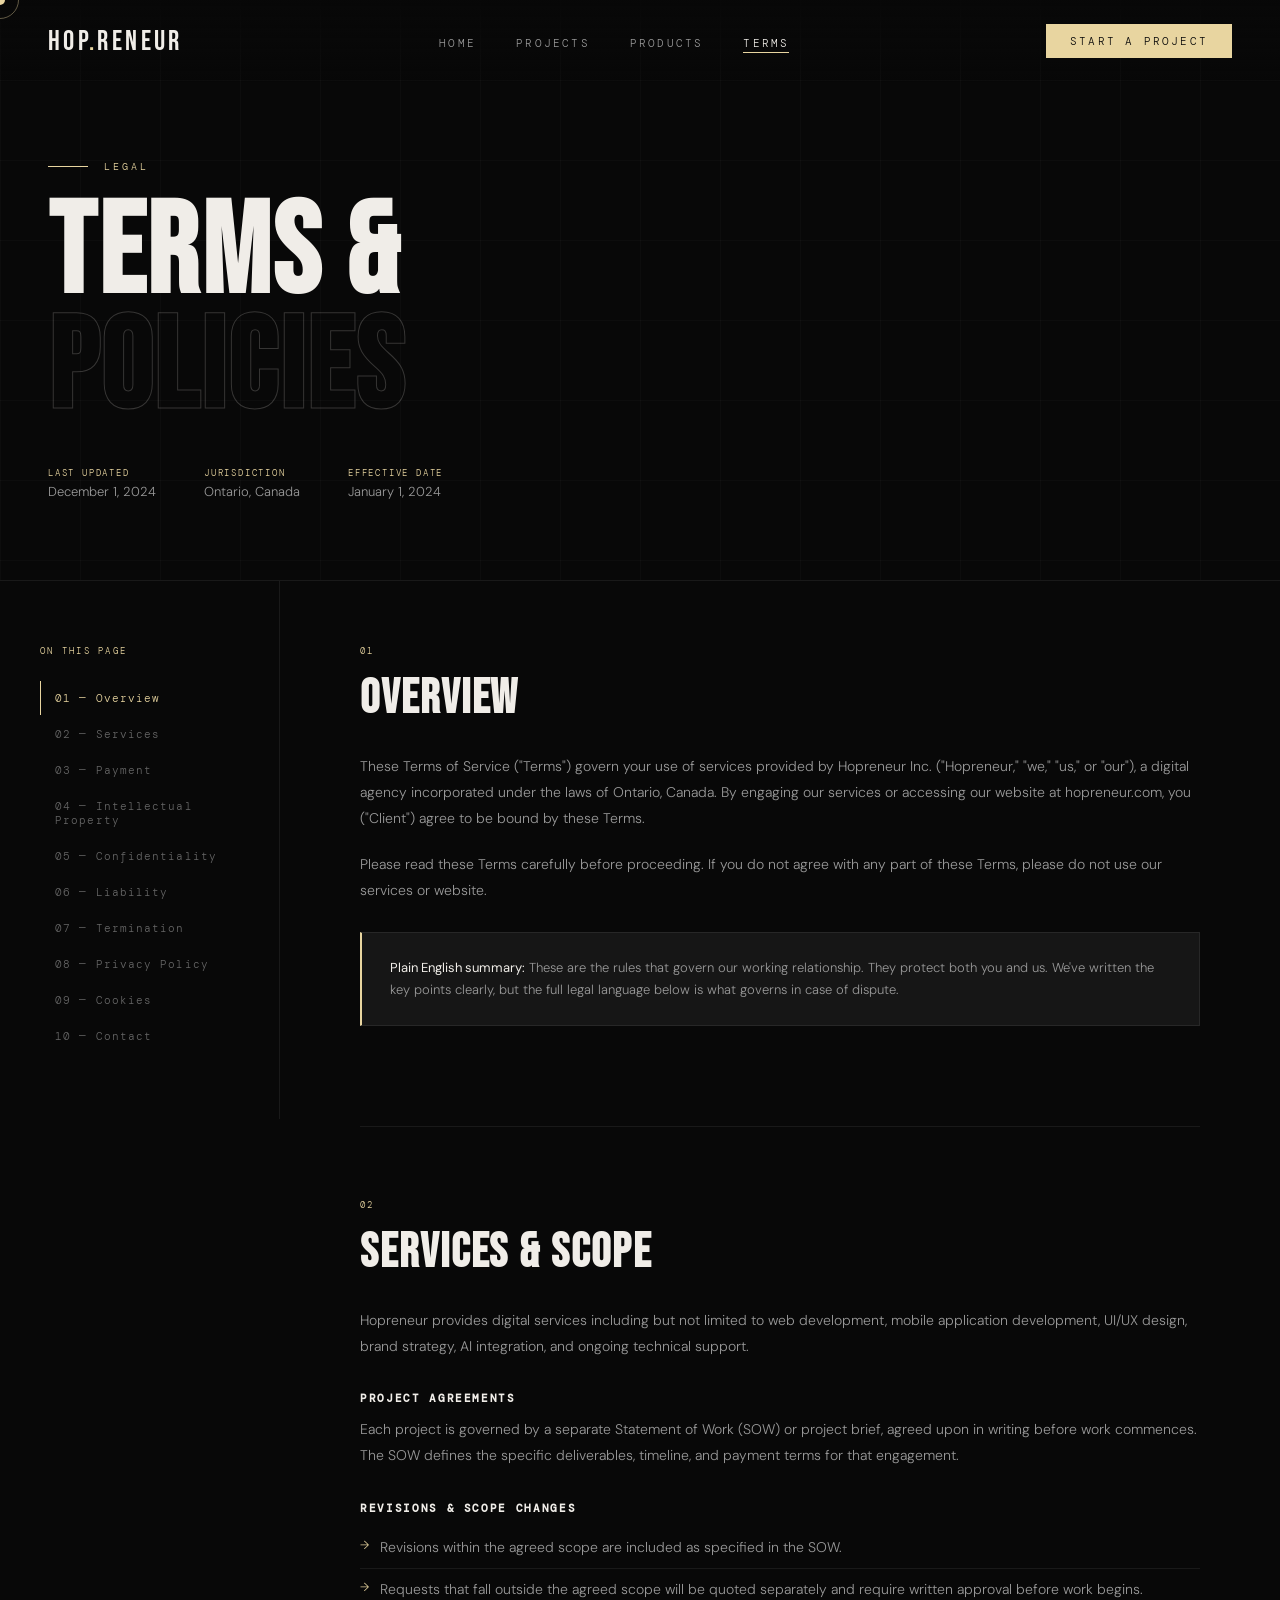
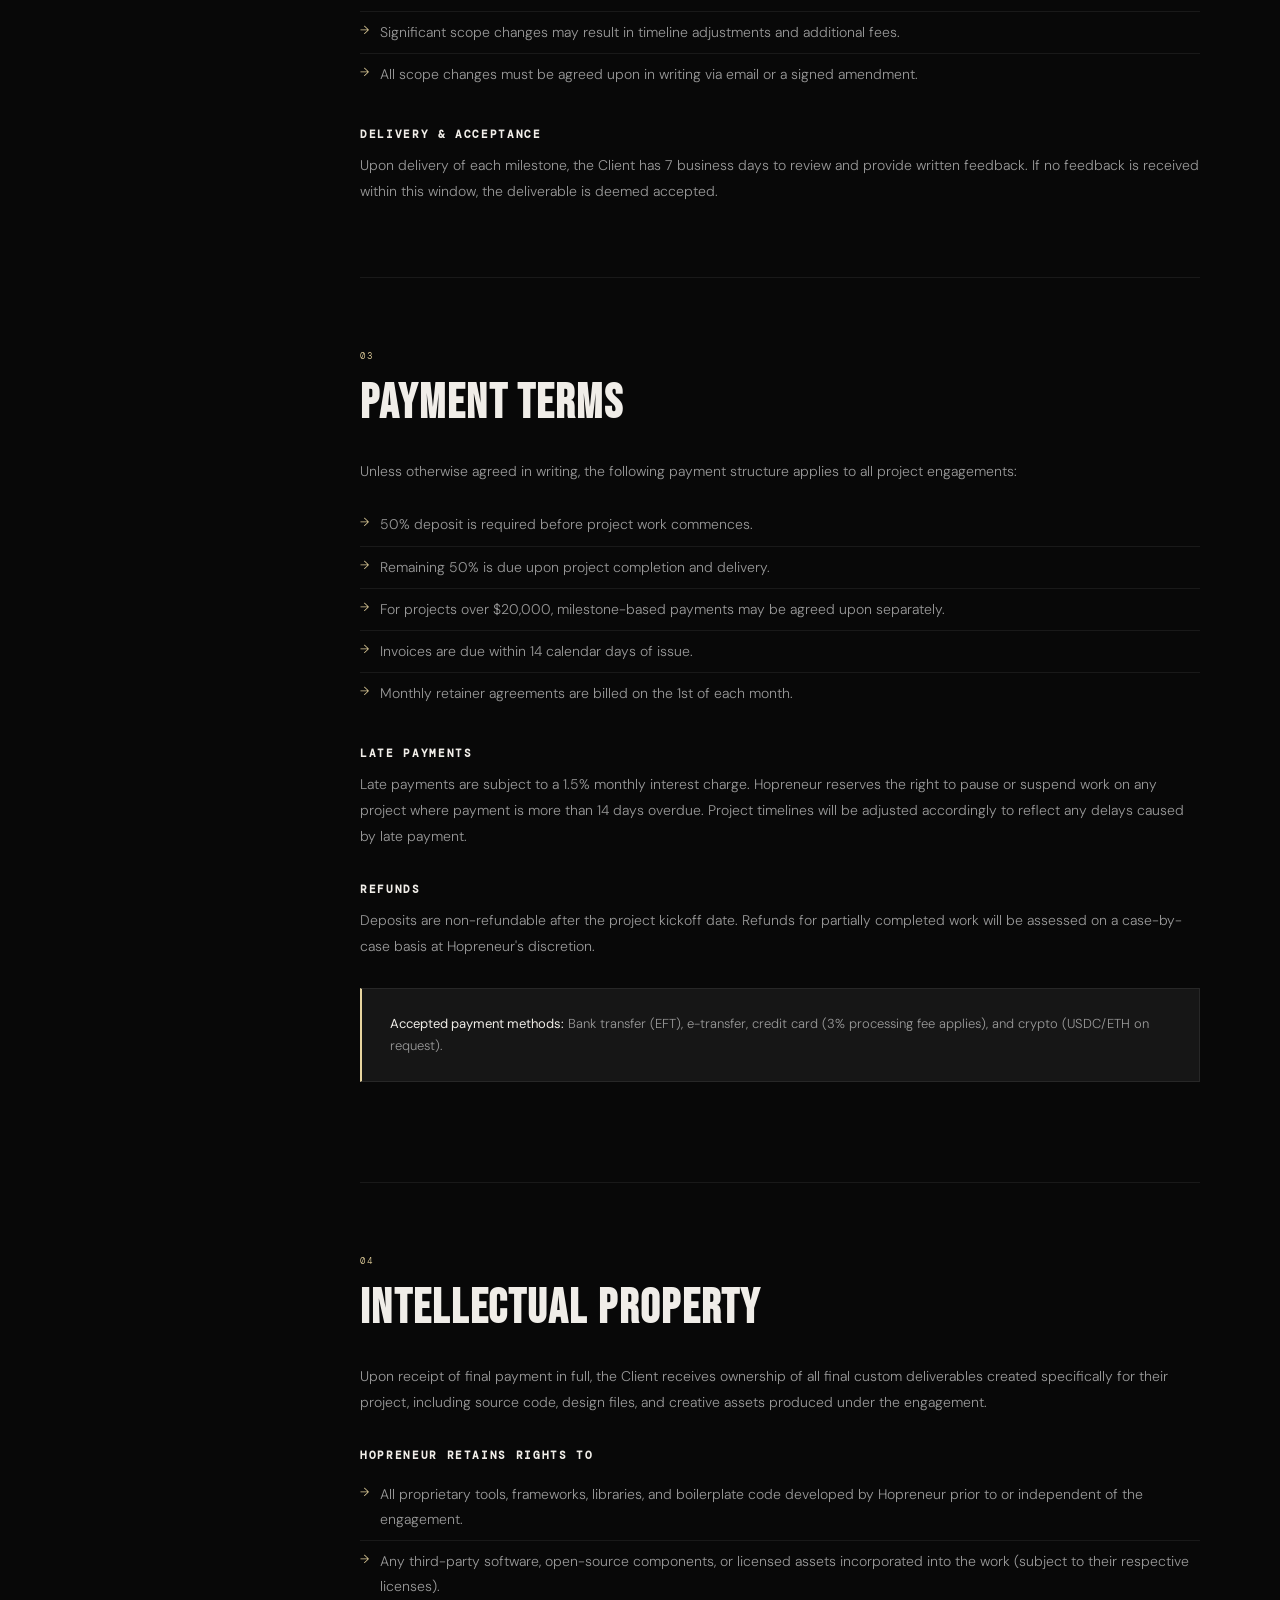
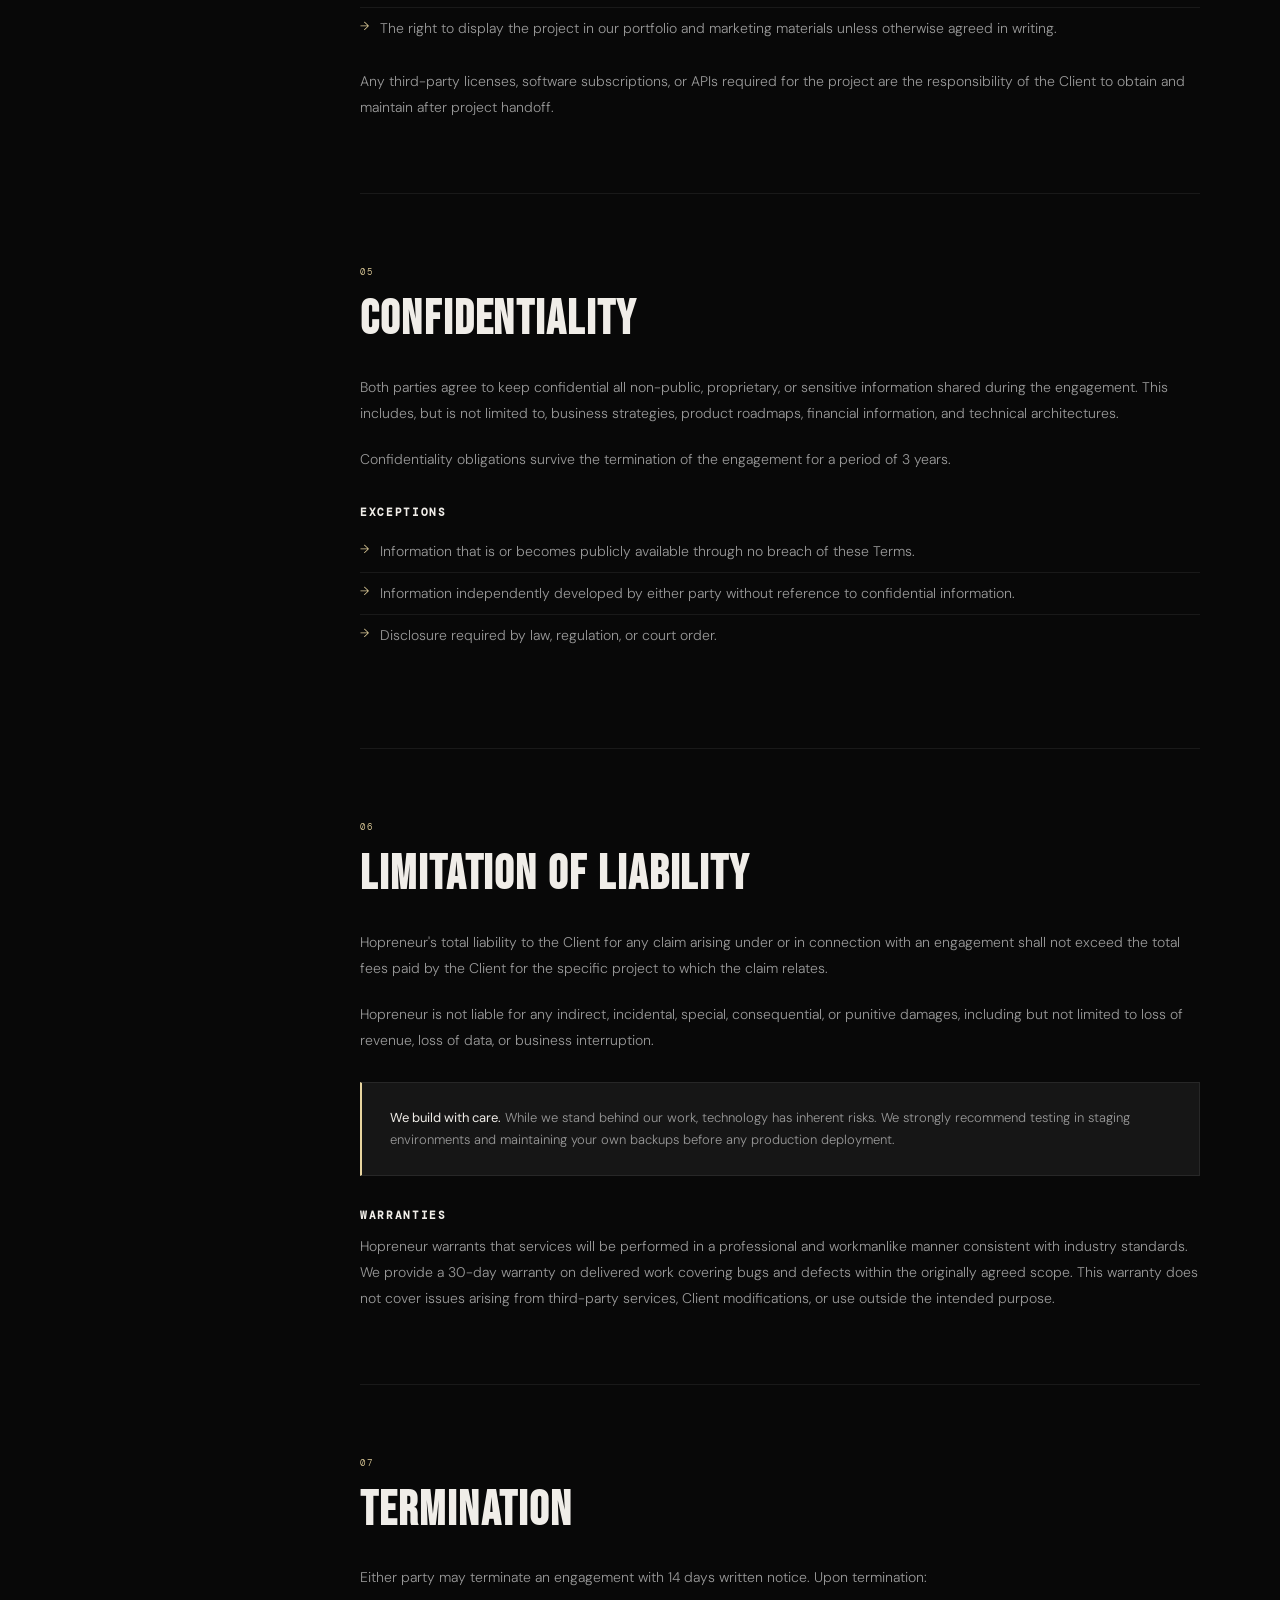
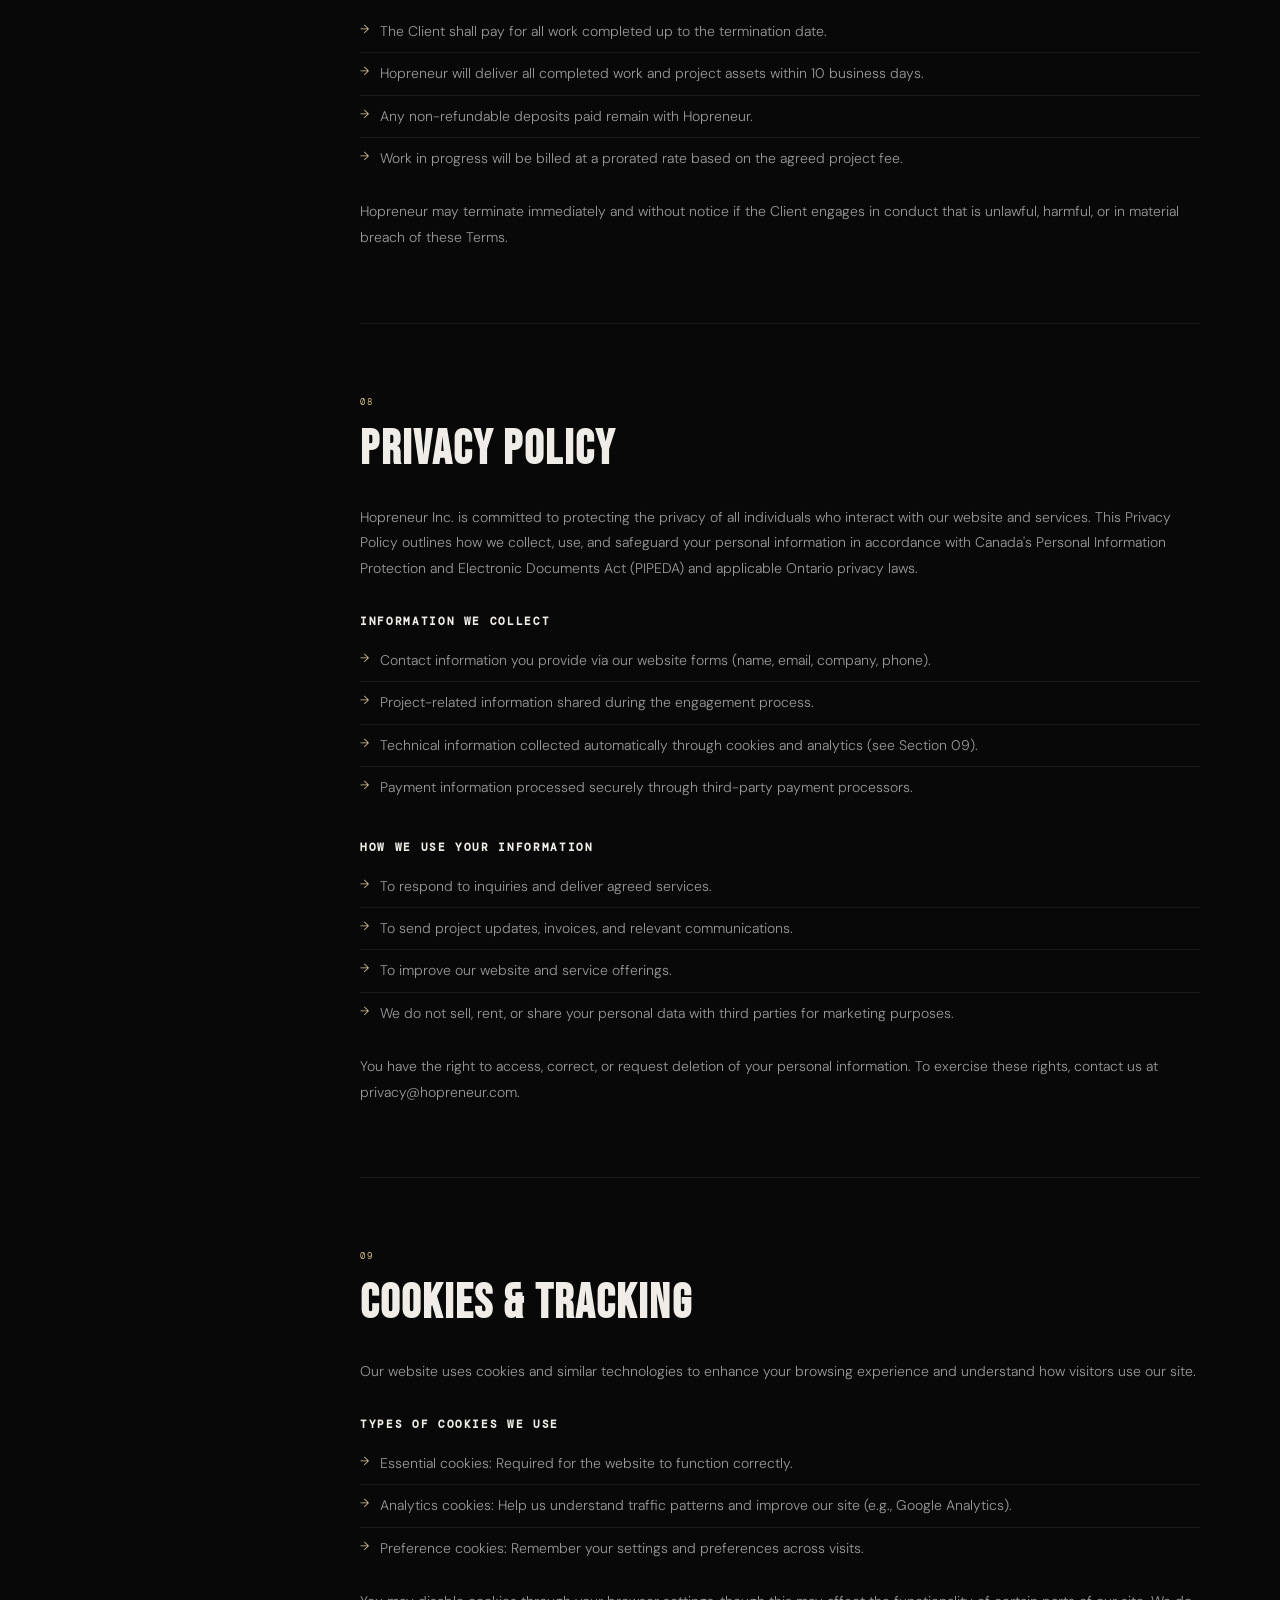
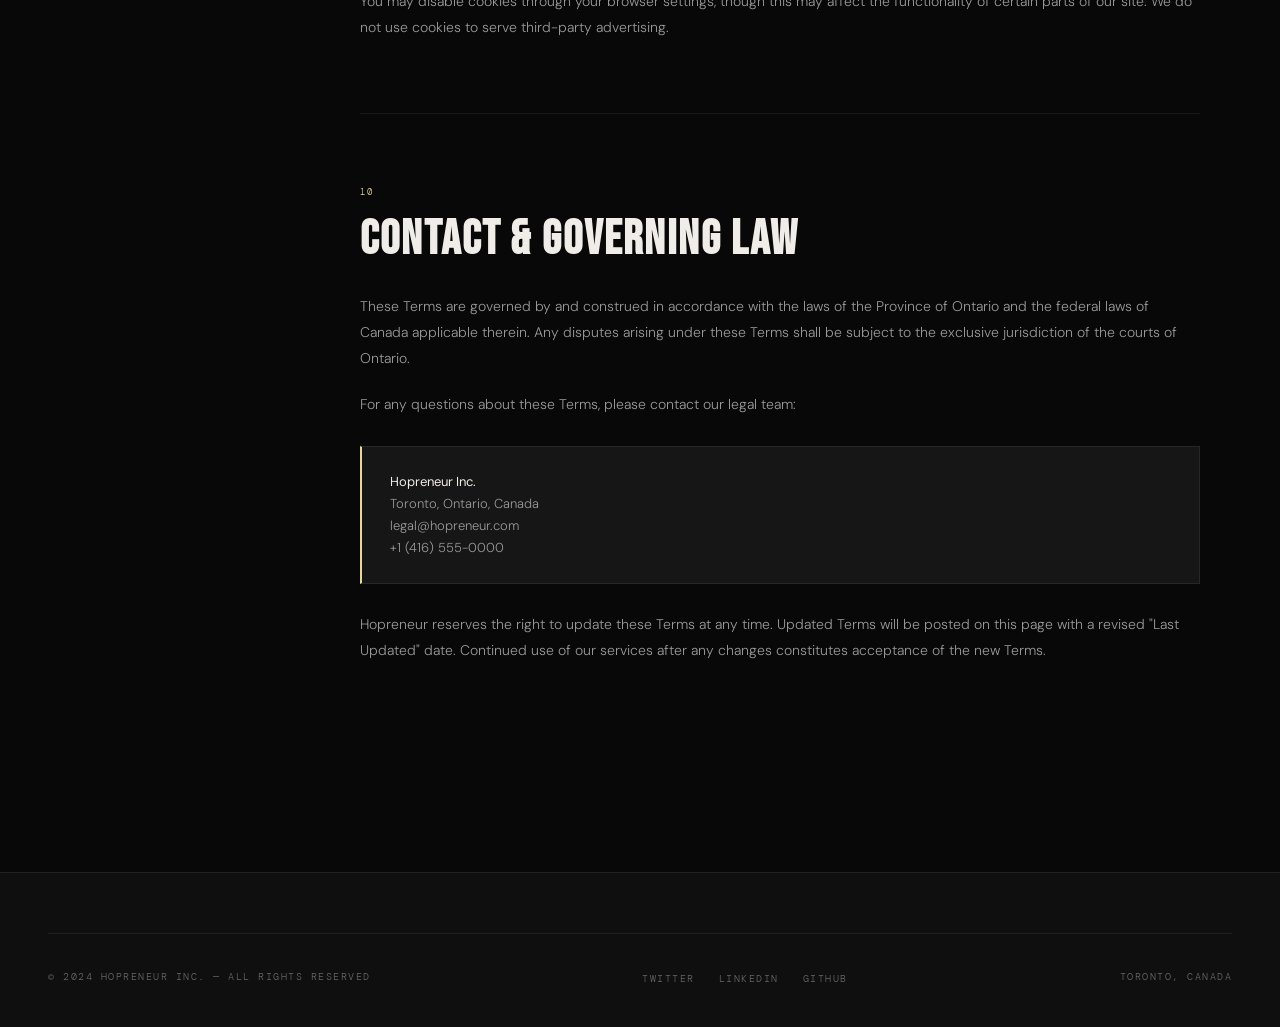
<file: public/terms.html>
<!DOCTYPE html>
<html lang="en">
<head>
<meta charset="UTF-8">
<meta name="viewport" content="width=device-width, initial-scale=1.0">
<title>Terms & Policies — Hopreneur</title>
<link rel="preconnect" href="https://fonts.googleapis.com">
<link href="https://fonts.googleapis.com/css2?family=Bebas+Neue&family=DM+Mono:ital,wght@0,300;0,400;1,300&family=DM+Sans:wght@300;400;500&display=swap" rel="stylesheet">
<style>
  *, *::before, *::after { box-sizing: border-box; margin: 0; padding: 0; }
  :root {
    --black: #080808; --off-black: #0f0f0f; --charcoal: #161616;
    --ash: #3d3d3d; --muted: #666; --dim: #999; --white: #f0ede8;
    --accent: #e8d5a0; --line: rgba(255,255,255,0.07);
    --font-display: 'Bebas Neue', sans-serif;
    --font-body: 'DM Sans', sans-serif;
    --font-mono: 'DM Mono', monospace;
  }
  html { scroll-behavior: smooth; }
  body { background: var(--black); color: var(--white); font-family: var(--font-body); font-weight: 300; overflow-x: hidden; cursor: none; }
  .cursor { width: 10px; height: 10px; background: var(--accent); border-radius: 50%; position: fixed; top: 0; left: 0; pointer-events: none; z-index: 9999; transform: translate(-50%,-50%); transition: transform 0.15s; }
  .cursor-ring { width: 38px; height: 38px; border: 1px solid rgba(232,213,160,0.4); border-radius: 50%; position: fixed; top: 0; left: 0; pointer-events: none; z-index: 9998; transform: translate(-50%,-50%); }

  nav { position: fixed; top: 0; left: 0; right: 0; z-index: 100; padding: 24px 48px; display: flex; justify-content: space-between; align-items: center; background: linear-gradient(to bottom, rgba(8,8,8,0.95), transparent); }
  .logo { font-family: var(--font-display); font-size: 28px; letter-spacing: 0.12em; color: var(--white); text-decoration: none; }
  .logo span { color: var(--accent); }
  .nav-links { display: flex; gap: 40px; list-style: none; }
  .nav-links a { font-family: var(--font-mono); font-size: 11px; letter-spacing: 0.2em; text-transform: uppercase; color: var(--dim); text-decoration: none; transition: color 0.25s; position: relative; }
  .nav-links a::after { content: ''; position: absolute; bottom: -3px; left: 0; right: 0; height: 1px; background: var(--accent); transform: scaleX(0); transform-origin: left; transition: transform 0.3s ease; }
  .nav-links a:hover { color: var(--white); }
  .nav-links a:hover::after { transform: scaleX(1); }
  .nav-links a.active { color: var(--white); }
  .nav-links a.active::after { transform: scaleX(1); }
  .nav-cta { font-family: var(--font-mono); font-size: 11px; letter-spacing: 0.2em; text-transform: uppercase; color: var(--black); background: var(--accent); padding: 10px 24px; text-decoration: none; transition: background 0.2s; }
  .nav-cta:hover { background: var(--white); }

  /* HERO */
  .page-hero { padding: 160px 48px 80px; border-bottom: 1px solid var(--line); position: relative; overflow: hidden; }
  .page-hero-bg { position: absolute; inset: 0; background-image: linear-gradient(var(--line) 1px, transparent 1px), linear-gradient(90deg, var(--line) 1px, transparent 1px); background-size: 80px 80px; opacity: 0.35; }
  .page-hero-label { font-family: var(--font-mono); font-size: 10px; letter-spacing: 0.3em; text-transform: uppercase; color: var(--accent); margin-bottom: 24px; display: flex; align-items: center; gap: 16px; position: relative; }
  .page-hero-label::before { content: ''; width: 40px; height: 1px; background: var(--accent); }
  .page-hero h1 { font-family: var(--font-display); font-size: clamp(64px, 10vw, 140px); line-height: 0.9; letter-spacing: 0.02em; color: var(--white); position: relative; }
  .page-hero h1 .outline { -webkit-text-stroke: 1px rgba(240,237,232,0.2); color: transparent; }
  .page-hero-meta { margin-top: 40px; display: flex; gap: 48px; position: relative; }
  .page-hero-meta-item span { font-family: var(--font-mono); font-size: 9px; letter-spacing: 0.2em; text-transform: uppercase; color: var(--accent); display: block; margin-bottom: 4px; }
  .page-hero-meta-item p { font-size: 13px; color: var(--dim); }

  /* LAYOUT */
  .terms-layout {
    display: grid;
    grid-template-columns: 280px 1fr;
    gap: 0;
    max-width: 1400px;
    margin: 0 auto;
  }

  /* SIDEBAR NAV */
  .terms-sidebar {
    padding: 64px 40px;
    border-right: 1px solid var(--line);
    position: sticky;
    top: 80px;
    height: fit-content;
  }

  .sidebar-label { font-family: var(--font-mono); font-size: 9px; letter-spacing: 0.25em; text-transform: uppercase; color: var(--accent); margin-bottom: 24px; }
  .sidebar-nav { list-style: none; }
  .sidebar-nav li { margin-bottom: 2px; }
  .sidebar-nav a {
    font-family: var(--font-mono);
    font-size: 11px;
    letter-spacing: 0.1em;
    color: var(--muted);
    text-decoration: none;
    display: block;
    padding: 10px 14px;
    border-left: 1px solid transparent;
    transition: all 0.2s;
  }
  .sidebar-nav a:hover, .sidebar-nav a.active { color: var(--accent); border-left-color: var(--accent); }

  /* CONTENT */
  .terms-content {
    padding: 64px 80px;
  }

  .terms-section { margin-bottom: 72px; padding-bottom: 72px; border-bottom: 1px solid var(--line); }
  .terms-section:last-child { border-bottom: none; }

  .section-num { font-family: var(--font-mono); font-size: 9px; letter-spacing: 0.25em; text-transform: uppercase; color: var(--accent); margin-bottom: 16px; }

  .terms-section h2 { font-family: var(--font-display); font-size: 48px; letter-spacing: 0.04em; color: var(--white); margin-bottom: 28px; line-height: 1.1; }

  .terms-section p { font-size: 14px; line-height: 1.85; color: var(--dim); margin-bottom: 20px; }
  .terms-section p:last-child { margin-bottom: 0; }

  .terms-section h3 { font-family: var(--font-mono); font-size: 11px; letter-spacing: 0.15em; text-transform: uppercase; color: var(--ghost); margin: 32px 0 12px; }

  .terms-list { list-style: none; margin-bottom: 20px; }
  .terms-list li { font-size: 14px; line-height: 1.8; color: var(--dim); padding: 8px 0; border-bottom: 1px solid var(--line); padding-left: 20px; position: relative; }
  .terms-list li::before { content: '→'; position: absolute; left: 0; color: var(--accent); font-size: 12px; }
  .terms-list li:last-child { border-bottom: none; }

  .highlight-box {
    background: var(--charcoal);
    border: 1px solid var(--line);
    border-left: 2px solid var(--accent);
    padding: 24px 28px;
    margin: 28px 0;
  }
  .highlight-box p { font-size: 13px; line-height: 1.7; color: var(--dim); margin: 0; }
  .highlight-box strong { color: var(--white); font-weight: 400; }

  /* FOOTER */
  footer { padding: 60px 48px 40px; border-top: 1px solid var(--line); background: var(--off-black); }
  .footer-bottom { display: flex; justify-content: space-between; align-items: center; padding-top: 32px; border-top: 1px solid var(--line); }
  .footer-bottom p { font-family: var(--font-mono); font-size: 10px; letter-spacing: 0.15em; color: var(--muted); text-transform: uppercase; }
  .footer-socials { display: flex; gap: 24px; list-style: none; }
  .footer-socials a { font-family: var(--font-mono); font-size: 10px; letter-spacing: 0.15em; text-transform: uppercase; color: var(--muted); text-decoration: none; transition: color 0.2s; }
  .footer-socials a:hover { color: var(--accent); }

  .ghost { color: var(--ghost); }
</style>
</head>
<body>
<div class="cursor" id="cursor"></div>
<div class="cursor-ring" id="cursorRing"></div>

<nav>
  <a href="index.html" class="logo">HOP<span>.</span>RENEUR</a>
  <ul class="nav-links">
    <li><a href="index.html">Home</a></li>
    <li><a href="projects.html">Projects</a></li>
    <li><a href="products.html">Products</a></li>
    <li><a href="terms.html" class="active">Terms</a></li>
  </ul>
  <a href="contact.html" class="nav-cta">Start a project</a>
</nav>

<section class="page-hero">
  <div class="page-hero-bg"></div>
  <div class="page-hero-label">Legal</div>
  <h1>TERMS &<br><span class="outline">POLICIES</span></h1>
  <div class="page-hero-meta">
    <div class="page-hero-meta-item"><span>Last Updated</span><p>December 1, 2024</p></div>
    <div class="page-hero-meta-item"><span>Jurisdiction</span><p>Ontario, Canada</p></div>
    <div class="page-hero-meta-item"><span>Effective Date</span><p>January 1, 2024</p></div>
  </div>
</section>

<div class="terms-layout">
  <!-- SIDEBAR -->
  <aside class="terms-sidebar">
    <div class="sidebar-label">On this page</div>
    <ul class="sidebar-nav">
      <li><a href="#overview" class="active">01 — Overview</a></li>
      <li><a href="#services">02 — Services</a></li>
      <li><a href="#payment">03 — Payment</a></li>
      <li><a href="#ip">04 — Intellectual Property</a></li>
      <li><a href="#confidentiality">05 — Confidentiality</a></li>
      <li><a href="#liability">06 — Liability</a></li>
      <li><a href="#termination">07 — Termination</a></li>
      <li><a href="#privacy">08 — Privacy Policy</a></li>
      <li><a href="#cookies">09 — Cookies</a></li>
      <li><a href="#contact-legal">10 — Contact</a></li>
    </ul>
  </aside>

  <!-- CONTENT -->
  <main class="terms-content">

    <div class="terms-section" id="overview">
      <div class="section-num">01</div>
      <h2>OVERVIEW</h2>
      <p>These Terms of Service ("Terms") govern your use of services provided by Hopreneur Inc. ("Hopreneur," "we," "us," or "our"), a digital agency incorporated under the laws of Ontario, Canada. By engaging our services or accessing our website at hopreneur.com, you ("Client") agree to be bound by these Terms.</p>
      <p>Please read these Terms carefully before proceeding. If you do not agree with any part of these Terms, please do not use our services or website.</p>
      <div class="highlight-box">
        <p><strong>Plain English summary:</strong> These are the rules that govern our working relationship. They protect both you and us. We've written the key points clearly, but the full legal language below is what governs in case of dispute.</p>
      </div>
    </div>

    <div class="terms-section" id="services">
      <div class="section-num">02</div>
      <h2>SERVICES & SCOPE</h2>
      <p>Hopreneur provides digital services including but not limited to web development, mobile application development, UI/UX design, brand strategy, AI integration, and ongoing technical support.</p>
      <h3>Project Agreements</h3>
      <p>Each project is governed by a separate Statement of Work (SOW) or project brief, agreed upon in writing before work commences. The SOW defines the specific deliverables, timeline, and payment terms for that engagement.</p>
      <h3>Revisions & Scope Changes</h3>
      <ul class="terms-list">
        <li>Revisions within the agreed scope are included as specified in the SOW.</li>
        <li>Requests that fall outside the agreed scope will be quoted separately and require written approval before work begins.</li>
        <li>Significant scope changes may result in timeline adjustments and additional fees.</li>
        <li>All scope changes must be agreed upon in writing via email or a signed amendment.</li>
      </ul>
      <h3>Delivery & Acceptance</h3>
      <p>Upon delivery of each milestone, the Client has 7 business days to review and provide written feedback. If no feedback is received within this window, the deliverable is deemed accepted.</p>
    </div>

    <div class="terms-section" id="payment">
      <div class="section-num">03</div>
      <h2>PAYMENT TERMS</h2>
      <p>Unless otherwise agreed in writing, the following payment structure applies to all project engagements:</p>
      <ul class="terms-list">
        <li>50% deposit is required before project work commences.</li>
        <li>Remaining 50% is due upon project completion and delivery.</li>
        <li>For projects over $20,000, milestone-based payments may be agreed upon separately.</li>
        <li>Invoices are due within 14 calendar days of issue.</li>
        <li>Monthly retainer agreements are billed on the 1st of each month.</li>
      </ul>
      <h3>Late Payments</h3>
      <p>Late payments are subject to a 1.5% monthly interest charge. Hopreneur reserves the right to pause or suspend work on any project where payment is more than 14 days overdue. Project timelines will be adjusted accordingly to reflect any delays caused by late payment.</p>
      <h3>Refunds</h3>
      <p>Deposits are non-refundable after the project kickoff date. Refunds for partially completed work will be assessed on a case-by-case basis at Hopreneur's discretion.</p>
      <div class="highlight-box">
        <p><strong>Accepted payment methods:</strong> Bank transfer (EFT), e-transfer, credit card (3% processing fee applies), and crypto (USDC/ETH on request).</p>
      </div>
    </div>

    <div class="terms-section" id="ip">
      <div class="section-num">04</div>
      <h2>INTELLECTUAL PROPERTY</h2>
      <p>Upon receipt of final payment in full, the Client receives ownership of all final custom deliverables created specifically for their project, including source code, design files, and creative assets produced under the engagement.</p>
      <h3>Hopreneur Retains Rights To</h3>
      <ul class="terms-list">
        <li>All proprietary tools, frameworks, libraries, and boilerplate code developed by Hopreneur prior to or independent of the engagement.</li>
        <li>Any third-party software, open-source components, or licensed assets incorporated into the work (subject to their respective licenses).</li>
        <li>The right to display the project in our portfolio and marketing materials unless otherwise agreed in writing.</li>
      </ul>
      <p>Any third-party licenses, software subscriptions, or APIs required for the project are the responsibility of the Client to obtain and maintain after project handoff.</p>
    </div>

    <div class="terms-section" id="confidentiality">
      <div class="section-num">05</div>
      <h2>CONFIDENTIALITY</h2>
      <p>Both parties agree to keep confidential all non-public, proprietary, or sensitive information shared during the engagement. This includes, but is not limited to, business strategies, product roadmaps, financial information, and technical architectures.</p>
      <p>Confidentiality obligations survive the termination of the engagement for a period of 3 years.</p>
      <h3>Exceptions</h3>
      <ul class="terms-list">
        <li>Information that is or becomes publicly available through no breach of these Terms.</li>
        <li>Information independently developed by either party without reference to confidential information.</li>
        <li>Disclosure required by law, regulation, or court order.</li>
      </ul>
    </div>

    <div class="terms-section" id="liability">
      <div class="section-num">06</div>
      <h2>LIMITATION OF LIABILITY</h2>
      <p>Hopreneur's total liability to the Client for any claim arising under or in connection with an engagement shall not exceed the total fees paid by the Client for the specific project to which the claim relates.</p>
      <p>Hopreneur is not liable for any indirect, incidental, special, consequential, or punitive damages, including but not limited to loss of revenue, loss of data, or business interruption.</p>
      <div class="highlight-box">
        <p><strong>We build with care.</strong> While we stand behind our work, technology has inherent risks. We strongly recommend testing in staging environments and maintaining your own backups before any production deployment.</p>
      </div>
      <h3>Warranties</h3>
      <p>Hopreneur warrants that services will be performed in a professional and workmanlike manner consistent with industry standards. We provide a 30-day warranty on delivered work covering bugs and defects within the originally agreed scope. This warranty does not cover issues arising from third-party services, Client modifications, or use outside the intended purpose.</p>
    </div>

    <div class="terms-section" id="termination">
      <div class="section-num">07</div>
      <h2>TERMINATION</h2>
      <p>Either party may terminate an engagement with 14 days written notice. Upon termination:</p>
      <ul class="terms-list">
        <li>The Client shall pay for all work completed up to the termination date.</li>
        <li>Hopreneur will deliver all completed work and project assets within 10 business days.</li>
        <li>Any non-refundable deposits paid remain with Hopreneur.</li>
        <li>Work in progress will be billed at a prorated rate based on the agreed project fee.</li>
      </ul>
      <p>Hopreneur may terminate immediately and without notice if the Client engages in conduct that is unlawful, harmful, or in material breach of these Terms.</p>
    </div>

    <div class="terms-section" id="privacy">
      <div class="section-num">08</div>
      <h2>PRIVACY POLICY</h2>
      <p>Hopreneur Inc. is committed to protecting the privacy of all individuals who interact with our website and services. This Privacy Policy outlines how we collect, use, and safeguard your personal information in accordance with Canada's Personal Information Protection and Electronic Documents Act (PIPEDA) and applicable Ontario privacy laws.</p>
      <h3>Information We Collect</h3>
      <ul class="terms-list">
        <li>Contact information you provide via our website forms (name, email, company, phone).</li>
        <li>Project-related information shared during the engagement process.</li>
        <li>Technical information collected automatically through cookies and analytics (see Section 09).</li>
        <li>Payment information processed securely through third-party payment processors.</li>
      </ul>
      <h3>How We Use Your Information</h3>
      <ul class="terms-list">
        <li>To respond to inquiries and deliver agreed services.</li>
        <li>To send project updates, invoices, and relevant communications.</li>
        <li>To improve our website and service offerings.</li>
        <li>We do not sell, rent, or share your personal data with third parties for marketing purposes.</li>
      </ul>
      <p>You have the right to access, correct, or request deletion of your personal information. To exercise these rights, contact us at privacy@hopreneur.com.</p>
    </div>

    <div class="terms-section" id="cookies">
      <div class="section-num">09</div>
      <h2>COOKIES & TRACKING</h2>
      <p>Our website uses cookies and similar technologies to enhance your browsing experience and understand how visitors use our site.</p>
      <h3>Types of Cookies We Use</h3>
      <ul class="terms-list">
        <li><span class="ghost">Essential cookies:</span> Required for the website to function correctly.</li>
        <li><span class="ghost">Analytics cookies:</span> Help us understand traffic patterns and improve our site (e.g., Google Analytics).</li>
        <li><span class="ghost">Preference cookies:</span> Remember your settings and preferences across visits.</li>
      </ul>
      <p>You may disable cookies through your browser settings, though this may affect the functionality of certain parts of our site. We do not use cookies to serve third-party advertising.</p>
    </div>

    <div class="terms-section" id="contact-legal">
      <div class="section-num">10</div>
      <h2>CONTACT & GOVERNING LAW</h2>
      <p>These Terms are governed by and construed in accordance with the laws of the Province of Ontario and the federal laws of Canada applicable therein. Any disputes arising under these Terms shall be subject to the exclusive jurisdiction of the courts of Ontario.</p>
      <p>For any questions about these Terms, please contact our legal team:</p>
      <div class="highlight-box">
        <p>
          <strong>Hopreneur Inc.</strong><br>
          Toronto, Ontario, Canada<br>
          legal@hopreneur.com<br>
          +1 (416) 555-0000
        </p>
      </div>
      <p>Hopreneur reserves the right to update these Terms at any time. Updated Terms will be posted on this page with a revised "Last Updated" date. Continued use of our services after any changes constitutes acceptance of the new Terms.</p>
    </div>

  </main>
</div>

<footer>
  <div class="footer-bottom">
    <p>© 2024 Hopreneur Inc. — All rights reserved</p>
    <ul class="footer-socials">
      <li><a href="#">Twitter</a></li>
      <li><a href="#">LinkedIn</a></li>
      <li><a href="#">GitHub</a></li>
    </ul>
    <p>Toronto, Canada</p>
  </div>
</footer>

<script>
  const cursor = document.getElementById('cursor');
  const ring = document.getElementById('cursorRing');
  let mx = 0, my = 0, rx = 0, ry = 0;
  document.addEventListener('mousemove', e => { mx = e.clientX; my = e.clientY; cursor.style.left = mx + 'px'; cursor.style.top = my + 'px'; });
  function animateRing() { rx += (mx - rx) * 0.12; ry += (my - ry) * 0.12; ring.style.left = rx + 'px'; ring.style.top = ry + 'px'; requestAnimationFrame(animateRing); }
  animateRing();
  document.querySelectorAll('a, button').forEach(el => {
    el.addEventListener('mouseenter', () => { ring.style.width = '60px'; ring.style.height = '60px'; cursor.style.transform = 'translate(-50%,-50%) scale(0)'; });
    el.addEventListener('mouseleave', () => { ring.style.width = '38px'; ring.style.height = '38px'; cursor.style.transform = 'translate(-50%,-50%) scale(1)'; });
  });

  // Sidebar active state on scroll
  const sections = document.querySelectorAll('.terms-section');
  const sidebarLinks = document.querySelectorAll('.sidebar-nav a');
  const obs = new IntersectionObserver(entries => {
    entries.forEach(e => {
      if(e.isIntersecting) {
        sidebarLinks.forEach(l => l.classList.remove('active'));
        const active = document.querySelector('.sidebar-nav a[href="#' + e.target.id + '"]');
        if(active) active.classList.add('active');
      }
    });
  }, { threshold: 0.3 });
  sections.forEach(s => obs.observe(s));
</script>
</body>
</html>
</file>
<file: public/style/style.css>
*, *::before, *::after { box-sizing: border-box; margin: 0; padding: 0; }

  :root {
    --black: #080808;
    --off-black: #0f0f0f;
    --charcoal: #161616;
    --gunmetal: #1e1e1e;
    --smoke: #2a2a2a;
    --ash: #3d3d3d;
    --muted: #666;
    --dim: #999;
    --ghost: #c8c8c8;
    --white: #f0ede8;
    --accent: #e8d5a0;
    --accent2: #c17a3c;
    --line: rgba(255,255,255,0.07);
    --font-display: 'Bebas Neue', sans-serif;
    --font-body: 'DM Sans', sans-serif;
    --font-mono: 'DM Mono', monospace;
  }

  html { scroll-behavior: smooth; }

  body {
    background: var(--black);
    color: var(--white);
    font-family: var(--font-body);
    font-weight: 300;
    overflow-x: hidden;
    cursor: none;
  }

  /* CUSTOM CURSOR */
  .cursor {
    width: 10px; height: 10px;
    background: var(--accent);
    border-radius: 50%;
    position: fixed;
    top: 0; left: 0;
    pointer-events: none;
    z-index: 9999;
    transition: transform 0.15s ease, opacity 0.2s;
    transform: translate(-50%, -50%);
  }
  .cursor-ring {
    width: 38px; height: 38px;
    border: 1px solid rgba(232,213,160,0.4);
    border-radius: 50%;
    position: fixed;
    top: 0; left: 0;
    pointer-events: none;
    z-index: 9998;
    transform: translate(-50%, -50%);
    transition: all 0.12s ease;
  }
  body:hover .cursor { opacity: 1; }

  /* NAV */
  nav {
    position: fixed; top: 0; left: 0; right: 0;
    z-index: 100;
    padding: 24px 48px;
    display: flex;
    justify-content: space-between;
    align-items: center;
    mix-blend-mode: normal;
    background: linear-gradient(to bottom, rgba(8,8,8,0.95), transparent);
  }

  .logo {
    font-family: var(--font-display);
    font-size: 28px;
    letter-spacing: 0.12em;
    color: var(--white);
    text-decoration: none;
  }
  .logo span { color: var(--accent); }

  .logo img{
    height: 10vh;
    width: 10vw;
    border-radius: 2vw;
    filter: drop-shadow(2px 4px 6px green);
  }


  .nav-links {
    display: flex;
    gap: 40px;
    list-style: none;
  }
  .nav-links a {
    font-family: var(--font-mono);
    font-size: 11px;
    letter-spacing: 0.2em;
    text-transform: uppercase;
    color: var(--dim);
    text-decoration: none;
    transition: color 0.25s;
    position: relative;
  }
  .nav-links a::after {
    content: '';
    position: absolute;
    bottom: -3px; left: 0; right: 0;
    height: 1px;
    background: var(--accent);
    transform: scaleX(0);
    transform-origin: left;
    transition: transform 0.3s ease;
  }
  .nav-links a:hover { color: var(--white); }
  .nav-links a:hover::after { transform: scaleX(1); }

  .nav-cta {
    font-family: var(--font-mono);
    font-size: 11px;
    letter-spacing: 0.2em;
    text-transform: uppercase;
    color: var(--black);
    background: var(--accent);
    padding: 10px 24px;
    text-decoration: none;
    transition: background 0.2s, color 0.2s;
  }
  .nav-cta:hover { background: var(--white); }

  /* HERO */
  .hero {
    min-height: 100vh;
    display: flex;
    flex-direction: column;
    justify-content: flex-end;
    padding: 0 48px 80px;
    position: relative;
    top:10vh;
    overflow: hidden;
  }

  .hero-bg-grid {
    position: absolute;
    inset: 0;
    background-image:
      linear-gradient(var(--line) 1px, transparent 1px),
      linear-gradient(90deg, var(--line) 1px, transparent 1px);
    background-size: 80px 80px;
    opacity: 0.6;
  }

  .hero-counter {
    position: absolute;
    top: 50%;
    right: 48px;
    transform: translateY(-50%);
    font-family: var(--font-mono);
    font-size: 10px;
    letter-spacing: 0.2em;
    color: var(--muted);
    writing-mode: vertical-rl;
    text-transform: uppercase;
  }

  .hero-eyebrow {
    font-family: var(--font-mono);
    font-size: 11px;
    letter-spacing: 0.3em;
    text-transform: uppercase;
    color: var(--accent);
    margin-bottom: 24px;
    position: relative;
    display: flex;
    align-items: center;
    gap: 16px;
  }
  .hero-eyebrow::before {
    content: '';
    width: 40px;
    height: 1px;
    background: var(--accent);
    display: inline-block;
  }

  .hero-title {
    font-family: var(--font-display);
    font-size: clamp(80px, 12vw, 200px);
    line-height: 0.9;
    letter-spacing: 0.02em;
    color: var(--white);
    position: relative;
    max-width: 900px;
  }

  .hero-title .outline {
    -webkit-text-stroke: 1px rgba(240,237,232,0.25);
    color: transparent;
  }

  .hero-sub-row {
    display: flex;
    justify-content: space-between;
    align-items: flex-end;
    margin-top: 48px;
    padding-top: 48px;
    border-top: 1px solid var(--line);
    position: relative;
  }

  .hero-desc {
    font-size: 15px;
    line-height: 1.7;
    color: var(--dim);
    max-width: 400px;
  }

  .hero-scroll {
    font-family: var(--font-mono);
    font-size: 10px;
    letter-spacing: 0.2em;
    text-transform: uppercase;
    color: var(--muted);
    display: flex;
    align-items: center;
    gap: 12px;
  }
  .scroll-line {
    width: 1px;
    height: 60px;
    background: linear-gradient(to bottom, var(--accent), transparent);
    display: inline-block;
  }

  /* MARQUEE */
  .marquee-wrap {
    border-top: 1px solid var(--line);
    border-bottom: 1px solid var(--line);
    overflow: hidden;
    padding: 16px 0;
    background: var(--off-black);
  }
  .marquee-track {
    display: flex;
    gap: 0;
    animation: marquee 22s linear infinite;
    width: max-content;
  }
  .marquee-track span {
    font-family: var(--font-mono);
    font-size: 11px;
    letter-spacing: 0.25em;
    text-transform: uppercase;
    color: var(--muted);
    padding: 0 40px;
    white-space: nowrap;
  }
  .marquee-track span.accent { color: var(--accent); }
  @keyframes marquee {
    from { transform: translateX(0); }
    to { transform: translateX(-50%); }
  }

  /* ABOUT STRIP */
  .about-strip {
    padding: 120px 48px;
    display: grid;
    grid-template-columns: 1fr 2fr;
    gap: 80px;
    align-items: start;
    border-bottom: 1px solid var(--line);
  }

  .section-label {
    font-family: var(--font-mono);
    font-size: 10px;
    letter-spacing: 0.3em;
    text-transform: uppercase;
    color: var(--accent);
    margin-bottom: 16px;
  }

  .about-num {
    font-family: var(--font-display);
    font-size: 200px;
    line-height: 1;
    color: var(--gunmetal);
    letter-spacing: -0.02em;
    position: relative;
  }

  .about-right h2 {
    font-family: var(--font-display);
    font-size: clamp(40px, 5vw, 72px);
    line-height: 1.05;
    letter-spacing: 0.03em;
    color: var(--white);
    margin-bottom: 32px;
  }

  .about-right p {
    font-size: 16px;
    line-height: 1.8;
    color: var(--dim);
    max-width: 560px;
    margin-bottom: 24px;
  }

  /* SERVICES */
  .services {
    padding: 120px 48px;
  }

  .services-header {
    display: flex;
    justify-content: space-between;
    align-items: flex-end;
    margin-bottom: 80px;
    padding-bottom: 40px;
    border-bottom: 1px solid var(--line);
  }

  .services-header h2 {
    font-family: var(--font-display);
    font-size: clamp(48px, 6vw, 90px);
    letter-spacing: 0.03em;
    line-height: 1;
    color: var(--white);
  }

  .services-header p {
    font-family: var(--font-mono);
    font-size: 11px;
    letter-spacing: 0.15em;
    color: var(--muted);
    max-width: 260px;
    text-align: right;
    line-height: 1.8;
  }

  .services-grid {
    display: grid;
    grid-template-columns: repeat(3, 1fr);
    gap: 0;
  }

  .service-card {
    padding: 48px 40px;
    border: 1px solid var(--line);
    border-width: 0 1px 1px 0;
    position: relative;
    overflow: hidden;
    transition: background 0.3s;
  }
  .service-card:nth-child(3n) { border-right: none; }
  .service-card:nth-last-child(-n+3) { border-bottom: none; }
  .service-card::before {
    content: '';
    position: absolute;
    inset: 0;
    background: var(--charcoal);
    opacity: 0;
    transition: opacity 0.3s;
    z-index: 0;
  }
  .service-card:hover::before { opacity: 1; }

  .service-card > * { position: relative; z-index: 1; }

  .service-num {
    font-family: var(--font-mono);
    font-size: 10px;
    letter-spacing: 0.2em;
    color: var(--accent);
    margin-bottom: 40px;
    display: block;
  }

  .service-card h3 {
    font-family: var(--font-display);
    font-size: 36px;
    letter-spacing: 0.04em;
    color: var(--white);
    margin-bottom: 20px;
    line-height: 1.1;
  }

  .service-card p {
    font-size: 14px;
    line-height: 1.7;
    color: var(--muted);
    margin-bottom: 32px;
  }

  .service-tags {
    display: flex;
    flex-wrap: wrap;
    gap: 8px;
  }

  .tag {
    font-family: var(--font-mono);
    font-size: 9px;
    letter-spacing: 0.15em;
    text-transform: uppercase;
    color: var(--muted);
    border: 1px solid var(--ash);
    padding: 5px 12px;
    transition: border-color 0.2s, color 0.2s;
  }
  .service-card:hover .tag { border-color: var(--accent); color: var(--accent); }

  /* STATS */
  .stats {
    padding: 80px 48px;
    background: var(--charcoal);
    display: grid;
    grid-template-columns: repeat(4, 1fr);
    gap: 0;
    border-top: 1px solid var(--line);
    border-bottom: 1px solid var(--line);
  }

  .stat-item {
    padding: 40px;
    border-right: 1px solid var(--line);
    text-align: center;
  }
  .stat-item:last-child { border-right: none; }

  .stat-num {
    font-family: var(--font-display);
    font-size: 72px;
    line-height: 1;
    color: var(--white);
    letter-spacing: 0.02em;
  }
  .stat-num sup {
    font-size: 32px;
    color: var(--accent);
  }

  .stat-label {
    font-family: var(--font-mono);
    font-size: 10px;
    letter-spacing: 0.25em;
    text-transform: uppercase;
    color: var(--muted);
    margin-top: 12px;
  }

  /* FEATURED WORK */
  .featured {
    padding: 120px 48px;
  }

  .featured h2 {
    font-family: var(--font-display);
    font-size: clamp(48px, 6vw, 90px);
    letter-spacing: 0.03em;
    color: var(--white);
    margin-bottom: 64px;
  }

  .featured-grid {
    display: grid;
    grid-template-columns: 3fr 2fr;
    gap: 2px;
  }

  .work-card {
    background: var(--charcoal);
    padding: 48px;
    position: relative;
    overflow: hidden;
    min-height: 320px;
    display: flex;
    flex-direction: column;
    justify-content: flex-end;
    cursor: none;
    border: 1px solid var(--line);
    transition: border-color 0.3s;
  }
  .work-card:hover { border-color: var(--accent); }

  .work-card-pattern {
    position: absolute;
    inset: 0;
    background-image: radial-gradient(circle at 30% 40%, rgba(232,213,160,0.04) 0%, transparent 60%);
  }

  .work-num {
    font-family: var(--font-mono);
    font-size: 10px;
    letter-spacing: 0.2em;
    color: var(--accent);
    margin-bottom: 12px;
  }

  .work-card h3 {
    font-family: var(--font-display);
    font-size: 36px;
    letter-spacing: 0.03em;
    color: var(--white);
    margin-bottom: 8px;
  }

  .work-card p {
    font-family: var(--font-mono);
    font-size: 10px;
    letter-spacing: 0.15em;
    color: var(--muted);
    text-transform: uppercase;
  }

  /* CTA BAND */
  .cta-band {
    padding: 120px 48px;
    background: var(--off-black);
    text-align: center;
    position: relative;
    overflow: hidden;
    border-top: 1px solid var(--line);
  }

  .cta-band::before {
    content: 'HOPRENEUR';
    position: absolute;
    font-family: var(--font-display);
    font-size: 280px;
    letter-spacing: 0.05em;
    color: rgba(255,255,255,0.02);
    top: 50%;
    left: 50%;
    transform: translate(-50%, -50%);
    white-space: nowrap;
    pointer-events: none;
  }

  .cta-band h2 {
    font-family: var(--font-display);
    font-size: clamp(48px, 7vw, 110px);
    line-height: 0.95;
    color: var(--white);
    margin-bottom: 40px;
    position: relative;
  }

  .cta-band p {
    font-size: 15px;
    color: var(--dim);
    max-width: 500px;
    margin: 0 auto 48px;
    line-height: 1.7;
    position: relative;
  }

  .btn-primary {
    display: inline-block;
    font-family: var(--font-mono);
    font-size: 11px;
    letter-spacing: 0.25em;
    text-transform: uppercase;
    color: var(--black);
    background: var(--accent);
    padding: 18px 48px;
    text-decoration: none;
    position: relative;
    transition: background 0.2s, transform 0.2s;
  }
  .btn-primary:hover { background: var(--white); transform: translateY(-2px); }

  .btn-outline {
    display: inline-block;
    font-family: var(--font-mono);
    font-size: 11px;
    letter-spacing: 0.25em;
    text-transform: uppercase;
    color: var(--white);
    border: 1px solid var(--ash);
    padding: 18px 48px;
    text-decoration: none;
    margin-left: 16px;
    transition: border-color 0.2s, color 0.2s;
  }
  .btn-outline:hover { border-color: var(--accent); color: var(--accent); }

  /* FOOTER */
 

  /* ANIMATIONS */
  .fade-up {
    opacity: 0;
    transform: translateY(30px);
    transition: opacity 0.7s ease, transform 0.7s ease;
  }
  .fade-up.visible {
    opacity: 1;
    transform: translateY(0);
  }
</file>
<file: public/style/footer.css>
footer {
    padding: 80px 48px 40px;
    border-top: 1px solid var(--line);
    background: var(--off-black);
  }

  .footer-top {
    display: grid;
    grid-template-columns: 2fr 1fr 1fr 1fr;
    gap: 60px;
    margin-bottom: 80px;
  }

  .footer-brand .logo { display: block; margin-bottom: 20px; font-size: 32px; }
  .footer-brand p {
    font-size: 13px;
    line-height: 1.7;
    color: var(--muted);
    max-width: 280px;
  }

  .footer-col h4 {
    font-family: var(--font-mono);
    font-size: 10px;
    letter-spacing: 0.25em;
    text-transform: uppercase;
    color: var(--accent);
    margin-bottom: 24px;
  }

  .footer-col ul { list-style: none; }
  .footer-col ul li { margin-bottom: 12px; }
  .footer-col ul a {
    font-size: 14px;
    color: var(--muted);
    text-decoration: none;
    transition: color 0.2s;
    letter-spacing: 0.02em;
  }
  .footer-col ul a:hover { color: var(--white); }

  .footer-bottom {
    display: flex;
    justify-content: space-between;
    align-items: center;
    padding-top: 32px;
    border-top: 1px solid var(--line);
  }

  .footer-bottom p {
    font-family: var(--font-mono);
    font-size: 10px;
    letter-spacing: 0.15em;
    color: var(--muted);
    text-transform: uppercase;
  }

  .footer-socials {
    display: flex;
    gap: 24px;
    list-style: none;
  }
  .footer-socials a {
    font-family: var(--font-mono);
    font-size: 10px;
    letter-spacing: 0.15em;
    text-transform: uppercase;
    color: var(--muted);
    text-decoration: none;
    transition: color 0.2s;
  }
  .footer-socials a:hover { color: var(--accent); }
</file>
